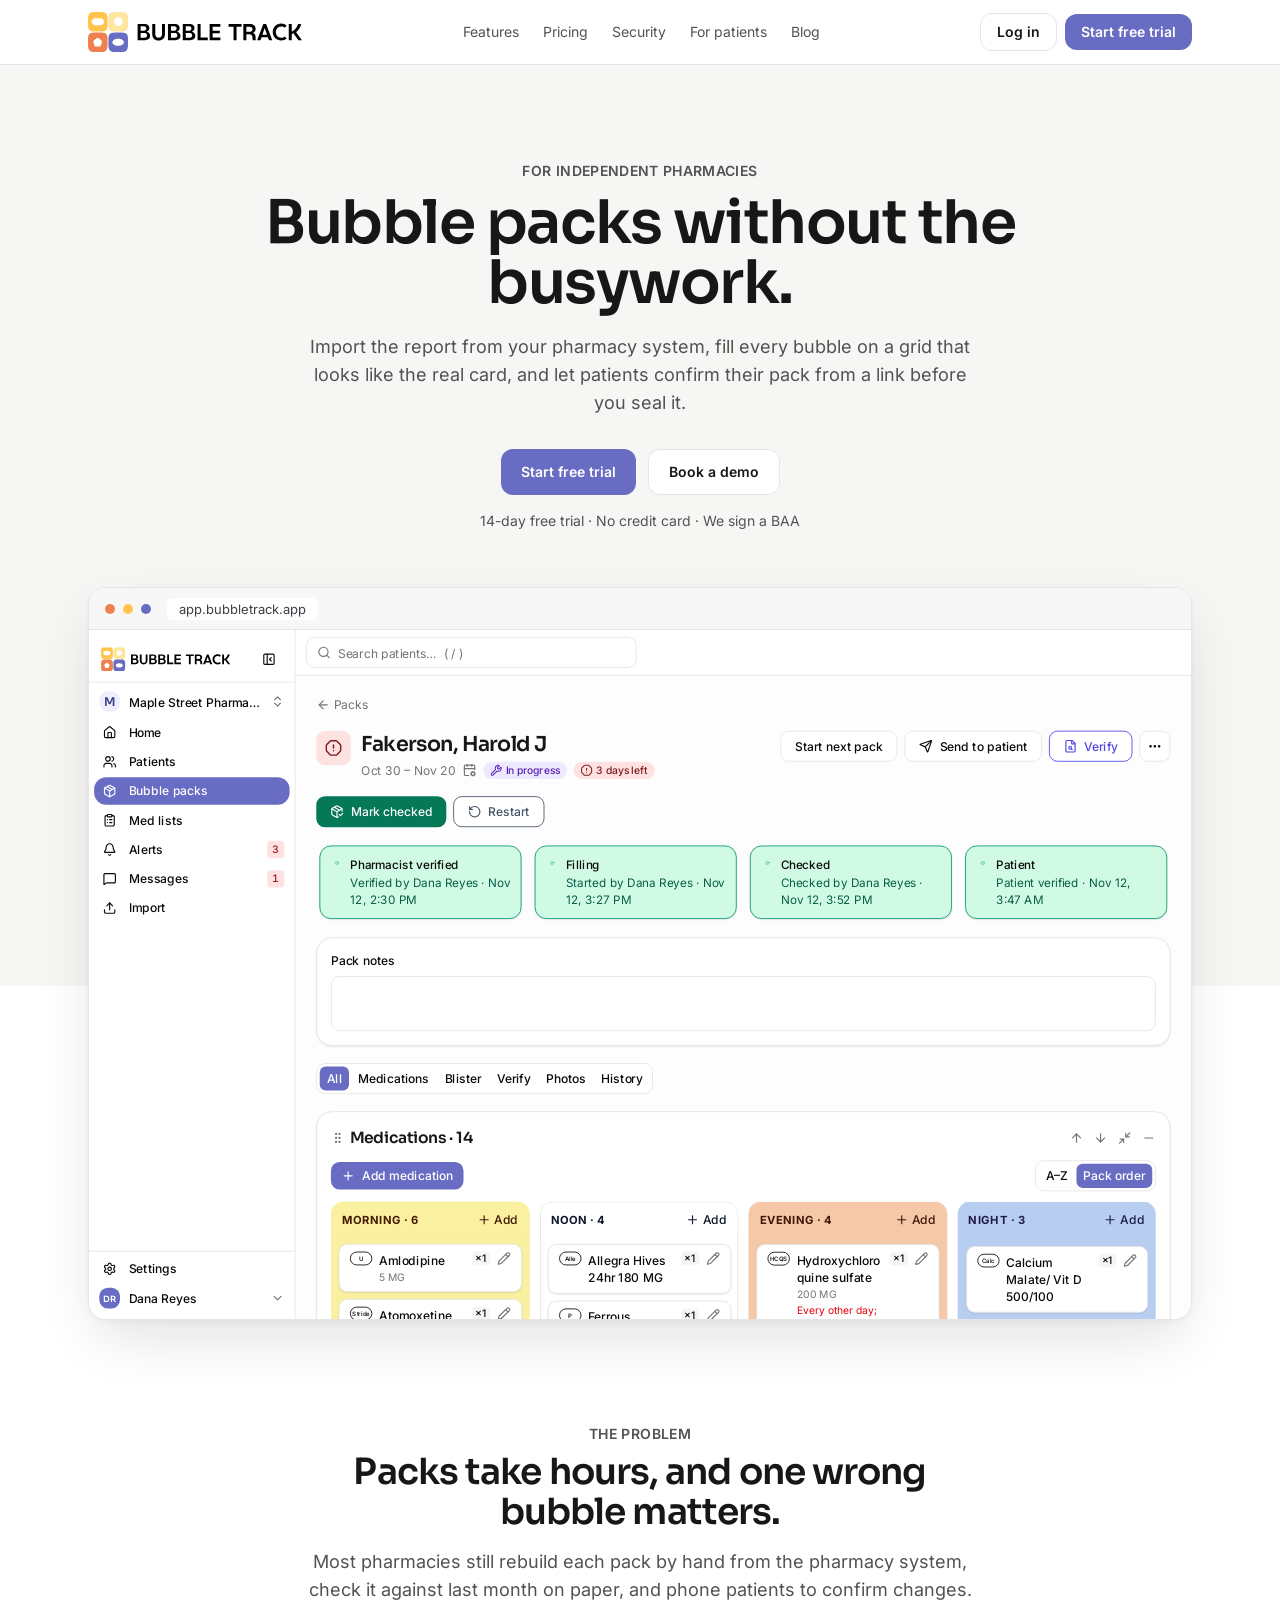
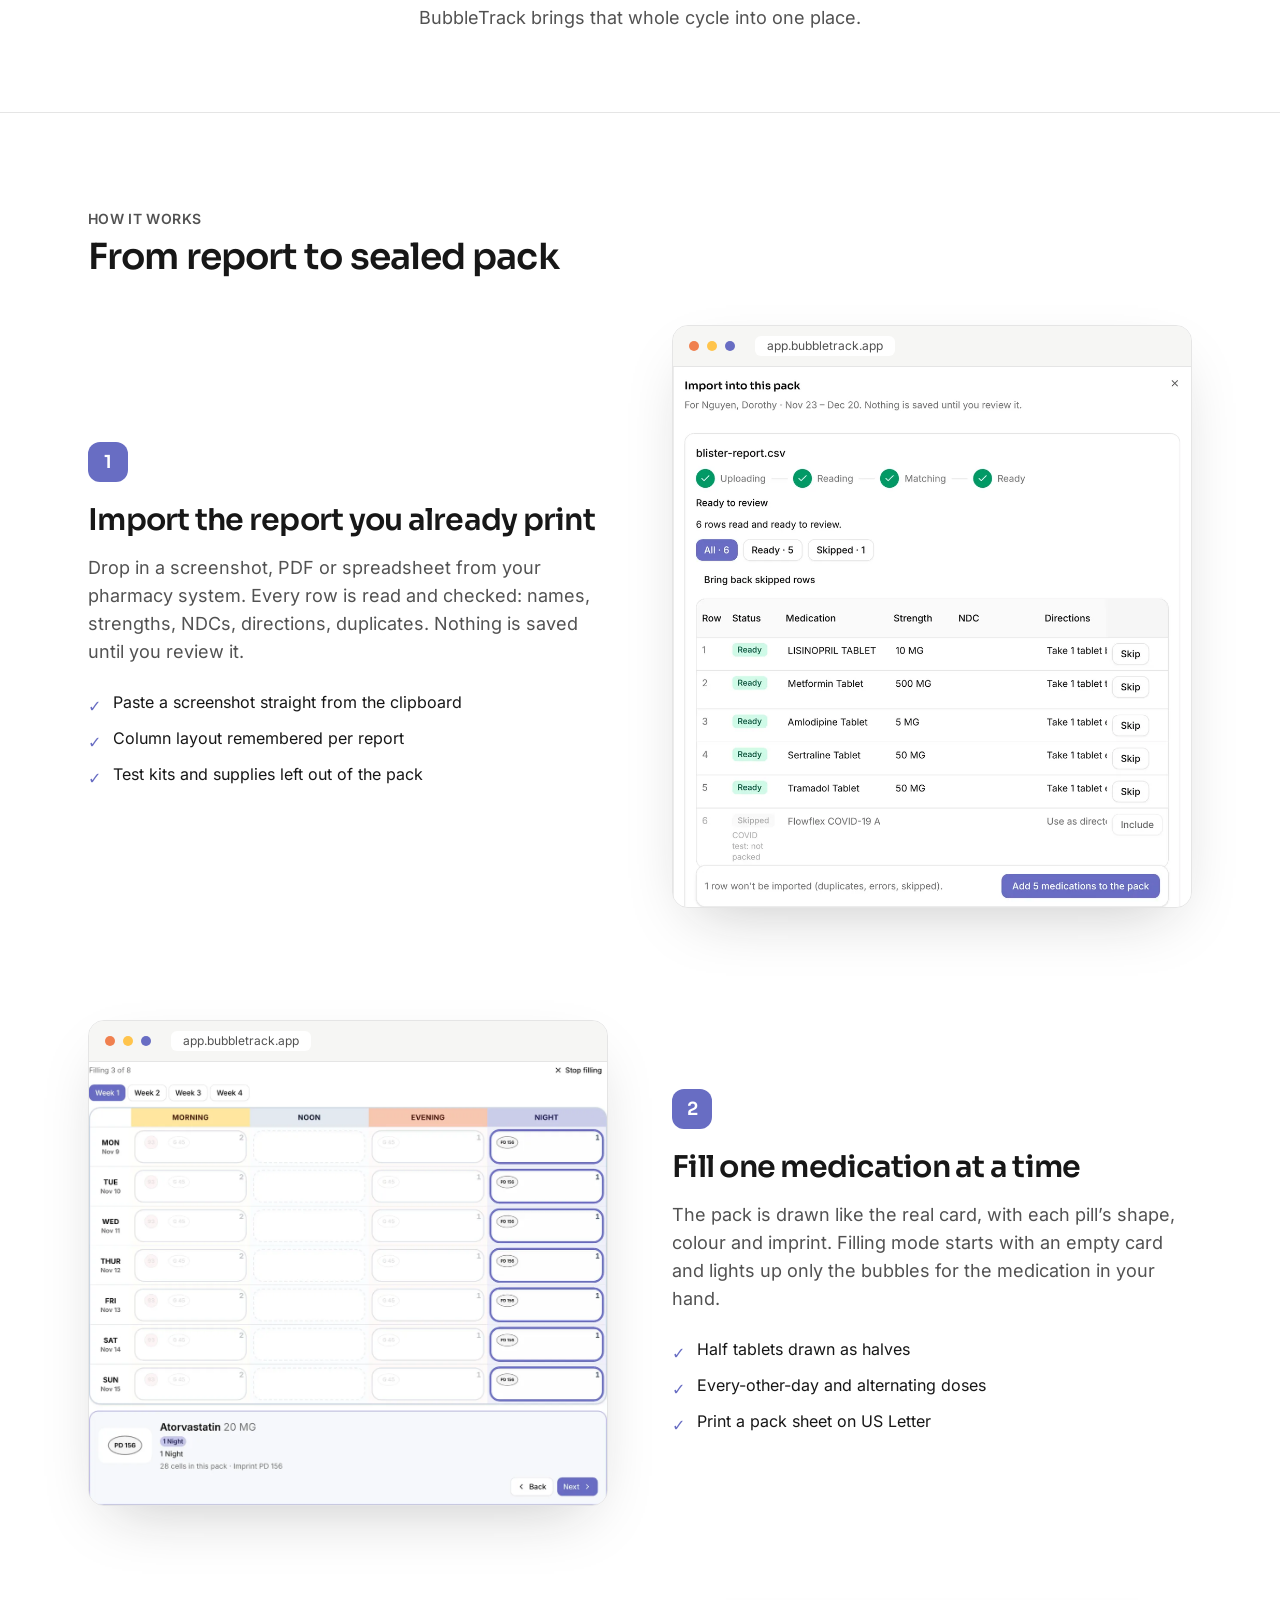
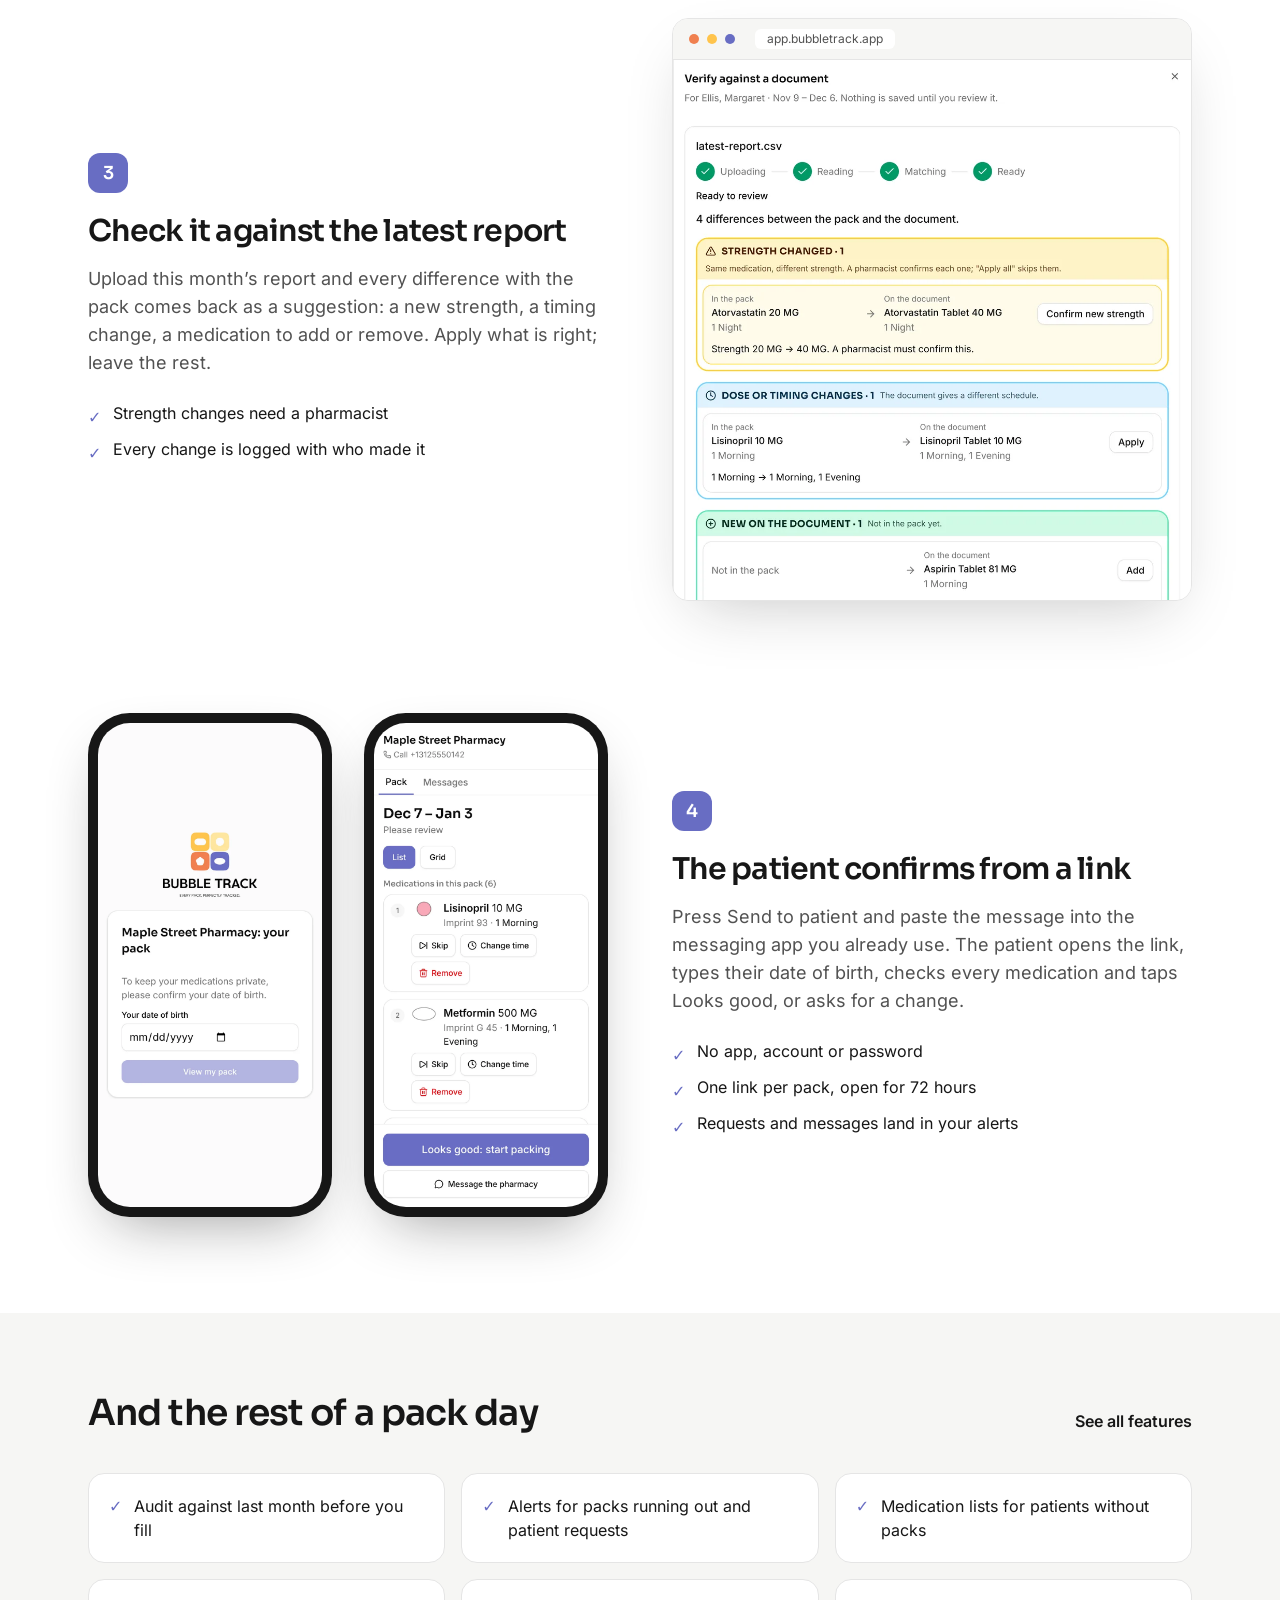
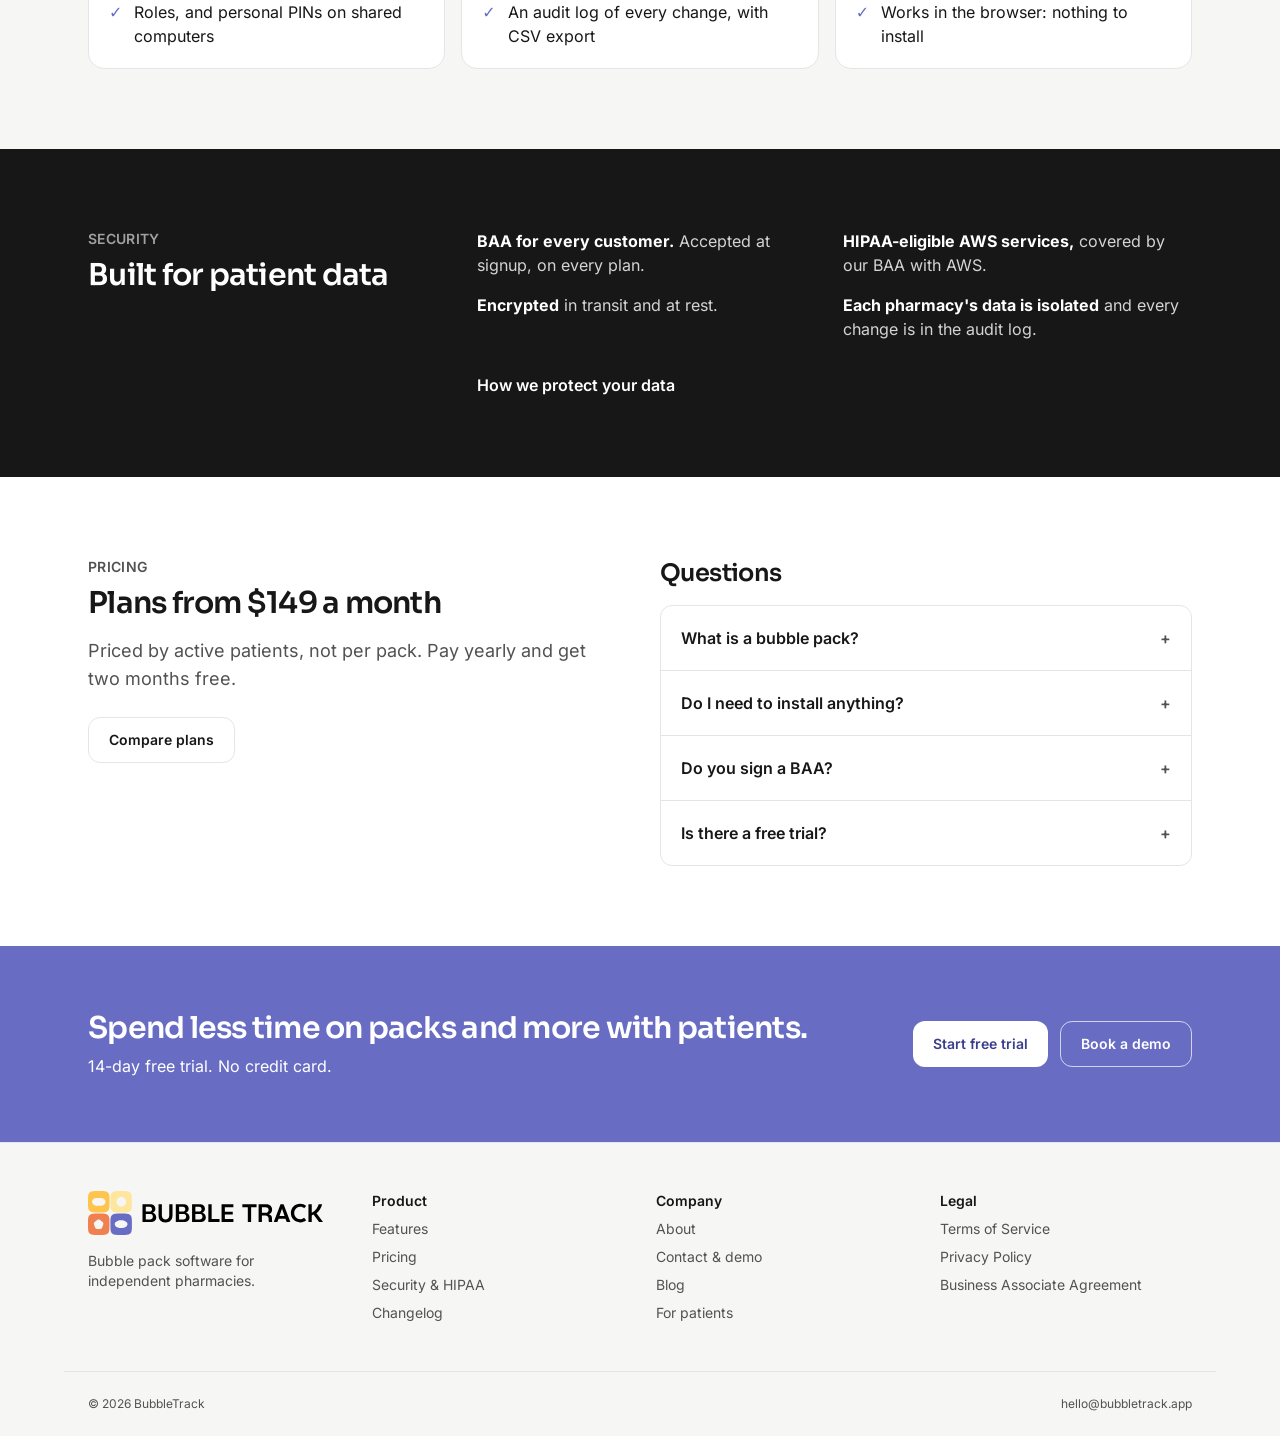
<file: index.html>
<!DOCTYPE html><html lang="en"> <head><meta charset="utf-8"><meta name="viewport" content="width=device-width, initial-scale=1"><title>BubbleTrack: bubble pack software for pharmacies</title><meta name="description" content="Bubble pack software for independent pharmacies. Import the report from your pharmacy system, fill on a real blister grid, and let patients confirm their pack from a link."><link rel="canonical" href="https://bubbletrack.app/"><link rel="icon" href="/favicon.png" type="image/png"><link rel="apple-touch-icon" href="/favicon.png"><link rel="sitemap" href="/sitemap-index.xml"><meta property="og:type" content="website"><meta property="og:site_name" content="BubbleTrack"><meta property="og:title" content="BubbleTrack: bubble pack software for pharmacies"><meta property="og:description" content="Bubble pack software for independent pharmacies. Import the report from your pharmacy system, fill on a real blister grid, and let patients confirm their pack from a link."><meta property="og:url" content="https://bubbletrack.app/"><meta property="og:image" content="https://bubbletrack.app/og.jpg"><meta property="og:image:width" content="1200"><meta property="og:image:height" content="630"><meta property="og:image:alt" content="BubbleTrack: a patient's bubble pack on the blister grid"><meta name="twitter:card" content="summary_large_image"><meta name="twitter:image" content="https://bubbletrack.app/og.jpg"><meta name="theme-color" content="#686dc3"><script type="application/ld+json">{"@context":"https://schema.org","@type":"Organization","name":"BubbleTrack","url":"https://bubbletrack.app","email":"hello@bubbletrack.app"}</script><script type="application/ld+json">{"@context":"https://schema.org","@type":"SoftwareApplication","name":"BubbleTrack","applicationCategory":"BusinessApplication","operatingSystem":"Web","url":"https://bubbletrack.app","offers":[{"@type":"Offer","name":"Starter","price":"149.00","priceCurrency":"USD"},{"@type":"Offer","name":"Pro","price":"299.00","priceCurrency":"USD"},{"@type":"Offer","name":"Business","price":"599.00","priceCurrency":"USD"}]}</script><script type="application/ld+json">{"@context":"https://schema.org","@type":"FAQPage","mainEntity":[{"@type":"Question","name":"What is a bubble pack?","acceptedAnswer":{"@type":"Answer","text":"A card of sealed bubbles, one per day and time of day, holding the doses a patient takes then. Pharmacies fill them every week or month to help patients take the right medication at the right time."}},{"@type":"Question","name":"Do I need to install anything?","acceptedAnswer":{"@type":"Answer","text":"No. BubbleTrack runs in the browser on any computer or tablet, and patients open their pack link on any phone."}},{"@type":"Question","name":"Do you sign a BAA?","acceptedAnswer":{"@type":"Answer","text":"Yes. Every pharmacy accepts our Business Associate Agreement when it signs up, on every plan."}},{"@type":"Question","name":"Is there a free trial?","acceptedAnswer":{"@type":"Answer","text":"Yes, 14 days on Pro features, with no credit card. Choose a plan at any time."}}]}</script><link rel="stylesheet" href="/_astro/about.ClD7g04Q.css"></head> <body class="flex min-h-svh flex-col"> <a href="#main" class="sr-only focus:not-sr-only focus:absolute focus:top-2 focus:left-2 focus:rounded focus:bg-white focus:p-2">
Skip to content
</a> <header class="sticky top-0 z-10 border-b border-line bg-white/90 backdrop-blur"> <div class="container-page flex h-16 items-center justify-between gap-4"> <!-- The full horizontal logo: mark and wordmark (founder files, D-131; was on hold in D-95). --><a href="/" class="flex shrink-0 items-center no-underline"> <img src="/brand/logo.svg" alt="BubbleTrack" width="1311" height="245" class="w-auto h-8 lg:h-10"> </a> <nav aria-label="Main" class="hidden items-center gap-6 text-sm md:flex"> <a href="/features" class="no-underline hover:text-ink text-muted"> Features </a><a href="/pricing" class="no-underline hover:text-ink text-muted"> Pricing </a><a href="/security" class="no-underline hover:text-ink text-muted"> Security </a><a href="/patients" class="no-underline hover:text-ink text-muted"> For patients </a><a href="/blog" class="no-underline hover:text-ink text-muted"> Blog </a> </nav> <div class="hidden items-center gap-2 md:flex"> <a href="https://app.bubbletrack.app/login" class="btn-secondary px-4 py-2 no-underline">Log in</a> <a href="https://app.bubbletrack.app/signup" data-signup class="btn-primary px-4 py-2 no-underline">Start free trial</a> </div> <details class="relative md:hidden"> <summary class="btn-secondary list-none px-3 py-2" aria-label="Menu">Menu</summary> <div class="absolute right-0 mt-2 grid w-56 gap-1 rounded-xl border border-line bg-white p-2 shadow-lg"> <a href="/features" class="rounded-lg px-3 py-2 text-sm no-underline hover:bg-soft">Features</a><a href="/pricing" class="rounded-lg px-3 py-2 text-sm no-underline hover:bg-soft">Pricing</a><a href="/security" class="rounded-lg px-3 py-2 text-sm no-underline hover:bg-soft">Security</a><a href="/patients" class="rounded-lg px-3 py-2 text-sm no-underline hover:bg-soft">For patients</a><a href="/blog" class="rounded-lg px-3 py-2 text-sm no-underline hover:bg-soft">Blog</a> <a href="https://app.bubbletrack.app/login" class="rounded-lg px-3 py-2 text-sm no-underline hover:bg-soft">Log in</a> <a href="https://app.bubbletrack.app/signup" data-signup class="btn-primary mt-1 no-underline">Start free trial</a> </div> </details> </div> </header> <main id="main" class="flex-1">  <section class="bg-[linear-gradient(to_bottom,var(--color-soft)_72%,#fff_72%)]"> <div class="container-page pt-16 pb-6 text-center lg:pt-24"> <div class="enter"> <p class="eyebrow">For independent pharmacies</p> <h1 class="mx-auto mt-3 max-w-3xl text-4xl font-semibold sm:text-6xl">Bubble packs without the busywork.</h1> <p class="mx-auto mt-5 max-w-2xl text-lg text-muted">
Import the report from your pharmacy system, fill every bubble on a grid that looks like the real card, and
          let patients confirm their pack from a link before you seal it.
</p> <div class="mt-8 flex flex-wrap justify-center gap-3"> <a href="https://app.bubbletrack.app/signup" data-signup class="btn-primary no-underline">Start free trial</a> <a href="/contact" class="btn-secondary no-underline">Book a demo</a> </div> <p class="mt-4 text-sm text-muted">14-day free trial · No credit card · We sign a BAA</p> </div> <!-- D-144: the pack page, animated (reveals, then its four checks tick to done). --> <div class="enter enter-late mx-auto mt-14 w-full max-w-[1104px] text-left"> <style>astro-island,astro-slot,astro-static-slot{display:contents}</style><script>(()=>{var a=(s,i,o)=>{let r=async()=>{await(await s())()},t=typeof i.value=="object"?i.value:void 0,c={rootMargin:t==null?void 0:t.rootMargin},n=new IntersectionObserver(e=>{for(let l of e)if(l.isIntersecting){n.disconnect(),r();break}},c);for(let e of o.children)n.observe(e)};(self.Astro||(self.Astro={})).visible=a;window.dispatchEvent(new Event("astro:visible"));})();</script><script>(()=>{var A=Object.defineProperty;var g=(i,o,a)=>o in i?A(i,o,{enumerable:!0,configurable:!0,writable:!0,value:a}):i[o]=a;var d=(i,o,a)=>g(i,typeof o!="symbol"?o+"":o,a);{let i={0:t=>m(t),1:t=>a(t),2:t=>new RegExp(t),3:t=>new Date(t),4:t=>new Map(a(t)),5:t=>new Set(a(t)),6:t=>BigInt(t),7:t=>new URL(t),8:t=>new Uint8Array(t),9:t=>new Uint16Array(t),10:t=>new Uint32Array(t),11:t=>1/0*t},o=t=>{let[l,e]=t;return l in i?i[l](e):void 0},a=t=>t.map(o),m=t=>typeof t!="object"||t===null?t:Object.fromEntries(Object.entries(t).map(([l,e])=>[l,o(e)]));class y extends HTMLElement{constructor(){super(...arguments);d(this,"Component");d(this,"hydrator");d(this,"hydrate",async()=>{var b;if(!this.hydrator||!this.isConnected)return;let e=(b=this.parentElement)==null?void 0:b.closest("astro-island[ssr]");if(e){e.addEventListener("astro:hydrate",this.hydrate,{once:!0});return}let c=this.querySelectorAll("astro-slot"),n={},h=this.querySelectorAll("template[data-astro-template]");for(let r of h){let s=r.closest(this.tagName);s!=null&&s.isSameNode(this)&&(n[r.getAttribute("data-astro-template")||"default"]=r.innerHTML,r.remove())}for(let r of c){let s=r.closest(this.tagName);s!=null&&s.isSameNode(this)&&(n[r.getAttribute("name")||"default"]=r.innerHTML)}let p;try{p=this.hasAttribute("props")?m(JSON.parse(this.getAttribute("props"))):{}}catch(r){let s=this.getAttribute("component-url")||"<unknown>",v=this.getAttribute("component-export");throw v&&(s+=` (export ${v})`),console.error(`[hydrate] Error parsing props for component ${s}`,this.getAttribute("props"),r),r}let u;await this.hydrator(this)(this.Component,p,n,{client:this.getAttribute("client")}),this.removeAttribute("ssr"),this.dispatchEvent(new CustomEvent("astro:hydrate"))});d(this,"unmount",()=>{this.isConnected||this.dispatchEvent(new CustomEvent("astro:unmount"))})}disconnectedCallback(){document.removeEventListener("astro:after-swap",this.unmount),document.addEventListener("astro:after-swap",this.unmount,{once:!0})}connectedCallback(){if(!this.hasAttribute("await-children")||document.readyState==="interactive"||document.readyState==="complete")this.childrenConnectedCallback();else{let e=()=>{document.removeEventListener("DOMContentLoaded",e),c.disconnect(),this.childrenConnectedCallback()},c=new MutationObserver(()=>{var n;((n=this.lastChild)==null?void 0:n.nodeType)===Node.COMMENT_NODE&&this.lastChild.nodeValue==="astro:end"&&(this.lastChild.remove(),e())});c.observe(this,{childList:!0}),document.addEventListener("DOMContentLoaded",e)}}async childrenConnectedCallback(){let e=this.getAttribute("before-hydration-url");e&&await import(e),this.start()}async start(){let e=JSON.parse(this.getAttribute("opts")),c=this.getAttribute("client");if(Astro[c]===void 0){window.addEventListener(`astro:${c}`,()=>this.start(),{once:!0});return}try{await Astro[c](async()=>{let n=this.getAttribute("renderer-url"),[h,{default:p}]=await Promise.all([import(this.getAttribute("component-url")),n?import(n):()=>()=>{}]),u=this.getAttribute("component-export")||"default";if(!u.includes("."))this.Component=h[u];else{this.Component=h;for(let f of u.split("."))this.Component=this.Component[f]}return this.hydrator=p,this.hydrate},e,this)}catch(n){console.error(`[astro-island] Error hydrating ${this.getAttribute("component-url")}`,n)}}attributeChangedCallback(){this.hydrate()}}d(y,"observedAttributes",["props"]),customElements.get("astro-island")||customElements.define("astro-island",y)}})();</script><astro-island uid="2oxACD" prefix="r1" component-url="/_astro/website-hero.CUe8XiUa.js" component-export="default" renderer-url="/_astro/client.C5RI7xnT.js" props="{}" ssr client="visible" opts="{&quot;name&quot;:&quot;WebsiteHero&quot;,&quot;value&quot;:true}" await-children><figure class="bt-app-preview m-0 w-full overflow-hidden rounded-[18px] border border-border bg-card font-sans shadow-[0_24px_60px_-12px_rgba(16,17,24,0.14),0_2px_6px_rgba(16,17,24,0.05)]" role="img" aria-label="BubbleTrack app: a bubble pack with its medications by time of day and its four checks completing"><div class="flex h-[42px] items-center gap-4 border-b border-border bg-[#f7f7f8] px-4"><div class="flex items-center gap-2"><span class="size-[10px] rounded-full" style="background:#F0804F"></span><span class="size-[10px] rounded-full" style="background:#FFC44C"></span><span class="size-[10px] rounded-full" style="background:#686DC3"></span></div><div class="rounded-[6px] bg-card px-3 py-[3px] text-[13px] leading-4 text-[#3f3f46]">app.bubbletrack.app</div></div><div class="relative w-full overflow-hidden bg-page" style="height:0"></div></figure><!--astro:end--></astro-island> </div> <noscript> <style>
          [data-reveal] .rv,
          [data-reveal] .ck-done {
            opacity: 1 !important;
          }
        </style> </noscript> </div> </section> <section class="container-page py-16 lg:py-20"> <div class="mx-auto max-w-2xl text-center"> <p class="eyebrow">The problem</p> <h2 class="mt-2 text-3xl font-semibold sm:text-4xl">Packs take hours, and one wrong bubble matters.</h2> <p class="mt-4 text-lg text-muted">
Most pharmacies still rebuild each pack by hand from the pharmacy system, check it against last month on
        paper, and phone patients to confirm changes. BubbleTrack brings that whole cycle into one place.
</p> </div> </section> <section class="border-t border-line" aria-labelledby="how"> <div class="container-page py-16 lg:py-24"> <p class="eyebrow">How it works</p> <h2 id="how" class="mt-2 text-3xl font-semibold sm:text-4xl">From report to sealed pack</h2> <ol class="mt-12 grid gap-20 lg:gap-28"> <li class="grid items-center gap-10 lg:grid-cols-2 lg:gap-16"> <div> <span class="flex size-10 items-center justify-center rounded-xl bg-brand font-heading text-lg font-semibold text-white"> 1 </span> <h3 class="mt-5 text-2xl font-semibold sm:text-3xl">Import the report you already print</h3> <p class="mt-4 text-lg text-muted">Drop in a screenshot, PDF or spreadsheet from your pharmacy system. Every row is read and checked: names, strengths, NDCs, directions, duplicates. Nothing is saved until you review it.</p> <ul class="mt-6 grid gap-2"> <li class="flex gap-3"> <span aria-hidden="true" class="mt-1 text-brand">✓</span> Paste a screenshot straight from the clipboard </li><li class="flex gap-3"> <span aria-hidden="true" class="mt-1 text-brand">✓</span> Column layout remembered per report </li><li class="flex gap-3"> <span aria-hidden="true" class="mt-1 text-brand">✓</span> Test kits and supplies left out of the pack </li> </ul> </div> <!-- A real screenshot of the app (synthetic data) in a browser frame. --><figure class="overflow-hidden rounded-2xl border border-line bg-white shadow-[0_24px_60px_-24px_rgb(23_23_23/0.25)]"> <div class="flex items-center gap-2 border-b border-line bg-soft px-4 py-2.5" aria-hidden="true"> <span class="size-2.5 rounded-full bg-coral"></span> <span class="size-2.5 rounded-full bg-amber"></span> <span class="size-2.5 rounded-full bg-brand"></span> <span class="ml-3 truncate rounded-md bg-white px-3 py-0.5 text-xs text-muted">app.bubbletrack.app</span> </div> <img src="/screens/import-review.webp" alt="Import review: six rows from a blister report, five ready and a COVID test skipped" width="1000" height="1042" class="block h-auto w-full" loading="lazy" fetchpriority="auto" decoding="async"> </figure> </li><li class="grid items-center gap-10 lg:grid-cols-2 lg:gap-16"> <div class="lg:order-2"> <span class="flex size-10 items-center justify-center rounded-xl bg-brand font-heading text-lg font-semibold text-white"> 2 </span> <h3 class="mt-5 text-2xl font-semibold sm:text-3xl">Fill one medication at a time</h3> <p class="mt-4 text-lg text-muted">The pack is drawn like the real card, with each pill’s shape, colour and imprint. Filling mode starts with an empty card and lights up only the bubbles for the medication in your hand.</p> <ul class="mt-6 grid gap-2"> <li class="flex gap-3"> <span aria-hidden="true" class="mt-1 text-brand">✓</span> Half tablets drawn as halves </li><li class="flex gap-3"> <span aria-hidden="true" class="mt-1 text-brand">✓</span> Every-other-day and alternating doses </li><li class="flex gap-3"> <span aria-hidden="true" class="mt-1 text-brand">✓</span> Print a pack sheet on US Letter </li> </ul> </div> <!-- A real screenshot of the app (synthetic data) in a browser frame. --><figure class="overflow-hidden rounded-2xl border border-line bg-white shadow-[0_24px_60px_-24px_rgb(23_23_23/0.25)]"> <div class="flex items-center gap-2 border-b border-line bg-soft px-4 py-2.5" aria-hidden="true"> <span class="size-2.5 rounded-full bg-coral"></span> <span class="size-2.5 rounded-full bg-amber"></span> <span class="size-2.5 rounded-full bg-brand"></span> <span class="ml-3 truncate rounded-md bg-white px-3 py-0.5 text-xs text-muted">app.bubbletrack.app</span> </div> <img src="/screens/filling.webp" alt="Filling mode: the night bubbles for Atorvastatin 20 MG highlighted, the rest dimmed" width="1200" height="1027" class="block h-auto w-full" loading="lazy" fetchpriority="auto" decoding="async"> </figure> </li><li class="grid items-center gap-10 lg:grid-cols-2 lg:gap-16"> <div> <span class="flex size-10 items-center justify-center rounded-xl bg-brand font-heading text-lg font-semibold text-white"> 3 </span> <h3 class="mt-5 text-2xl font-semibold sm:text-3xl">Check it against the latest report</h3> <p class="mt-4 text-lg text-muted">Upload this month’s report and every difference with the pack comes back as a suggestion: a new strength, a timing change, a medication to add or remove. Apply what is right; leave the rest.</p> <ul class="mt-6 grid gap-2"> <li class="flex gap-3"> <span aria-hidden="true" class="mt-1 text-brand">✓</span> Strength changes need a pharmacist </li><li class="flex gap-3"> <span aria-hidden="true" class="mt-1 text-brand">✓</span> Every change is logged with who made it </li> </ul> </div> <!-- A real screenshot of the app (synthetic data) in a browser frame. --><figure class="overflow-hidden rounded-2xl border border-line bg-white shadow-[0_24px_60px_-24px_rgb(23_23_23/0.25)]"> <div class="flex items-center gap-2 border-b border-line bg-soft px-4 py-2.5" aria-hidden="true"> <span class="size-2.5 rounded-full bg-coral"></span> <span class="size-2.5 rounded-full bg-amber"></span> <span class="size-2.5 rounded-full bg-brand"></span> <span class="ml-3 truncate rounded-md bg-white px-3 py-0.5 text-xs text-muted">app.bubbletrack.app</span> </div> <img src="/screens/verify.webp" alt="Verify against a document: a strength change, a timing change and a new medication found" width="1000" height="1042" class="block h-auto w-full" loading="lazy" fetchpriority="auto" decoding="async"> </figure> </li> <li class="grid items-center gap-10 lg:grid-cols-2 lg:gap-16"> <div class="lg:order-2"> <span class="flex size-10 items-center justify-center rounded-xl bg-brand font-heading text-lg font-semibold text-white">
4
</span> <h3 class="mt-5 text-2xl font-semibold sm:text-3xl">The patient confirms from a link</h3> <p class="mt-4 text-lg text-muted">
Press Send to patient and paste the message into the messaging app you already use. The patient opens
              the link, types their date of birth, checks every medication and taps Looks good, or asks for a change.
</p> <ul class="mt-6 grid gap-2"> <li class="flex gap-3"><span aria-hidden="true" class="mt-1 text-brand">✓</span>No app, account or password</li> <li class="flex gap-3"><span aria-hidden="true" class="mt-1 text-brand">✓</span>One link per pack, open for 72 hours</li> <li class="flex gap-3"><span aria-hidden="true" class="mt-1 text-brand">✓</span>Requests and messages land in your alerts</li> </ul> </div> <div class="grid grid-cols-2 gap-4 sm:gap-8"> <!-- A real screenshot of the patient's pack link (synthetic data) in a phone frame. --><figure class="mx-auto w-full max-w-[17rem] rounded-[2.6rem] bg-ink p-2.5 shadow-[0_24px_60px_-24px_rgb(23_23_23/0.45)]"> <img src="/screens/patient-dob.webp" alt="The pack link on a phone, asking for the patient's date of birth" width="780" height="1688" class="block h-auto w-full rounded-[2rem] bg-white" loading="lazy" decoding="async"> </figure> <!-- A real screenshot of the patient's pack link (synthetic data) in a phone frame. --><figure class="mx-auto w-full max-w-[17rem] rounded-[2.6rem] bg-ink p-2.5 shadow-[0_24px_60px_-24px_rgb(23_23_23/0.45)]"> <img src="/screens/patient-pack.webp" alt="The patient's pack on a phone: each medication with Skip, Change time and Remove, and a Looks good button" width="780" height="1688" class="block h-auto w-full rounded-[2rem] bg-white" loading="lazy" decoding="async"> </figure> </div> </li> </ol> </div> </section> <section class="bg-soft" aria-labelledby="more"> <div class="container-page py-16 lg:py-20"> <div class="flex flex-wrap items-end justify-between gap-4"> <h2 id="more" class="text-3xl font-semibold sm:text-4xl">And the rest of a pack day</h2> <a href="/features" class="font-semibold">See all features</a> </div> <ul class="mt-10 grid gap-4 sm:grid-cols-2 lg:grid-cols-3"> <li class="flex gap-3 rounded-2xl border border-line bg-white p-5"> <span aria-hidden="true" class="text-brand">✓</span> Audit against last month before you fill </li><li class="flex gap-3 rounded-2xl border border-line bg-white p-5"> <span aria-hidden="true" class="text-brand">✓</span> Alerts for packs running out and patient requests </li><li class="flex gap-3 rounded-2xl border border-line bg-white p-5"> <span aria-hidden="true" class="text-brand">✓</span> Medication lists for patients without packs </li><li class="flex gap-3 rounded-2xl border border-line bg-white p-5"> <span aria-hidden="true" class="text-brand">✓</span> Roles, and personal PINs on shared computers </li><li class="flex gap-3 rounded-2xl border border-line bg-white p-5"> <span aria-hidden="true" class="text-brand">✓</span> An audit log of every change, with CSV export </li><li class="flex gap-3 rounded-2xl border border-line bg-white p-5"> <span aria-hidden="true" class="text-brand">✓</span> Works in the browser: nothing to install </li> </ul> </div> </section> <section class="bg-ink text-white"> <div class="container-page grid gap-8 py-16 md:grid-cols-[1fr_2fr] lg:py-20"> <div> <p class="text-sm font-semibold tracking-wide text-neutral-400 uppercase">Security</p> <h2 class="mt-2 text-3xl font-semibold text-white">Built for patient data</h2> </div> <ul class="grid gap-4 text-neutral-300 sm:grid-cols-2"> <li><strong class="text-white">BAA for every customer.</strong> Accepted at signup, on every plan.</li> <li><strong class="text-white">HIPAA-eligible AWS services,</strong> covered by our BAA with AWS.</li> <li><strong class="text-white">Encrypted</strong> in transit and at rest.</li> <li><strong class="text-white">Each pharmacy's data is isolated</strong> and every change is in the audit log.</li> </ul> <a href="/security" class="font-semibold text-white md:col-start-2">How we protect your data</a> </div> </section> <section class="container-page py-16 lg:py-20"> <div class="grid gap-10 lg:grid-cols-2"> <div> <p class="eyebrow">Pricing</p> <h2 class="mt-2 text-3xl font-semibold">Plans from $149 a month</h2> <p class="mt-4 text-lg text-muted">
Priced by active patients, not per pack. Pay yearly and get two months free.
</p> <a href="/pricing" class="btn-secondary mt-6 no-underline">Compare plans</a> </div> <div> <h2 class="mb-4 text-2xl font-semibold">Questions</h2> <div class="divide-y divide-line rounded-xl border border-line"> <details class="group p-5"> <summary class="flex cursor-pointer list-none items-center justify-between gap-4 font-semibold"> What is a bubble pack? <span class="text-muted transition-transform group-open:rotate-45" aria-hidden="true">
+
</span> </summary> <p class="mt-3 text-muted">A card of sealed bubbles, one per day and time of day, holding the doses a patient takes then. Pharmacies fill them every week or month to help patients take the right medication at the right time.</p> </details><details class="group p-5"> <summary class="flex cursor-pointer list-none items-center justify-between gap-4 font-semibold"> Do I need to install anything? <span class="text-muted transition-transform group-open:rotate-45" aria-hidden="true">
+
</span> </summary> <p class="mt-3 text-muted">No. BubbleTrack runs in the browser on any computer or tablet, and patients open their pack link on any phone.</p> </details><details class="group p-5"> <summary class="flex cursor-pointer list-none items-center justify-between gap-4 font-semibold"> Do you sign a BAA? <span class="text-muted transition-transform group-open:rotate-45" aria-hidden="true">
+
</span> </summary> <p class="mt-3 text-muted">Yes. Every pharmacy accepts our Business Associate Agreement when it signs up, on every plan.</p> </details><details class="group p-5"> <summary class="flex cursor-pointer list-none items-center justify-between gap-4 font-semibold"> Is there a free trial? <span class="text-muted transition-transform group-open:rotate-45" aria-hidden="true">
+
</span> </summary> <p class="mt-3 text-muted">Yes, 14 days on Pro features, with no credit card. Choose a plan at any time.</p> </details> </div> </div> </div> </section> <section class="bg-brand py-16 text-white"> <div class="container-page flex flex-col items-start justify-between gap-6 md:flex-row md:items-center"> <div> <h2 class="text-2xl font-semibold text-white sm:text-3xl">Spend less time on packs and more with patients.</h2> <p class="mt-2 text-white">14-day free trial. No credit card.</p> </div> <div class="flex flex-wrap gap-3"> <a href="https://app.bubbletrack.app/signup" data-signup class="btn bg-white text-brand-ink no-underline hover:bg-brand-tint">
Start free trial
</a> <a href="/contact" class="btn border border-white/70 text-white no-underline hover:bg-brand-dark">
Book a demo
</a> </div> </div> </section>  </main> <footer class="border-t border-line bg-soft"> <div class="container-page grid gap-8 py-12 text-sm sm:grid-cols-2 lg:grid-cols-4"> <div class="grid content-start gap-4"> <!-- The full horizontal logo: mark and wordmark (founder files, D-131; was on hold in D-95). --><a href="/" class="flex shrink-0 items-center no-underline"> <img src="/brand/logo.svg" alt="BubbleTrack" width="1311" height="245" class="w-auto h-11"> </a> <p class="text-muted">Bubble pack software for independent pharmacies.</p> </div> <nav aria-label="Product" class="grid content-start gap-2"> <p class="font-semibold">Product</p> <a href="/features" class="text-muted no-underline hover:text-ink">Features</a> <a href="/pricing" class="text-muted no-underline hover:text-ink">Pricing</a> <a href="/security" class="text-muted no-underline hover:text-ink">Security &amp; HIPAA</a> <a href="/changelog" class="text-muted no-underline hover:text-ink">Changelog</a> </nav> <nav aria-label="Company" class="grid content-start gap-2"> <p class="font-semibold">Company</p> <a href="/about" class="text-muted no-underline hover:text-ink">About</a> <a href="/contact" class="text-muted no-underline hover:text-ink">Contact &amp; demo</a> <a href="/blog" class="text-muted no-underline hover:text-ink">Blog</a> <a href="/patients" class="text-muted no-underline hover:text-ink">For patients</a> </nav> <nav aria-label="Legal" class="grid content-start gap-2"> <p class="font-semibold">Legal</p> <a href="/legal/terms" class="text-muted no-underline hover:text-ink">Terms of Service</a> <a href="/legal/privacy" class="text-muted no-underline hover:text-ink">Privacy Policy</a> <a href="/legal/baa" class="text-muted no-underline hover:text-ink">Business Associate Agreement</a> </nav> </div> <div class="container-page flex flex-wrap justify-between gap-2 border-t border-line py-6 text-xs text-muted"> <p>© 2026 BubbleTrack</p> <p> <a href="mailto:hello@bubbletrack.app" class="no-underline hover:text-ink">hello@bubbletrack.app</a> </p> </div> </footer> <script type="module">const c=new URLSearchParams(location.search),r=[...c.entries()].filter(([e])=>e.startsWith("utm_"));r.length&&document.querySelectorAll("a[data-signup]").forEach(e=>{const t=new URL(e.href);r.forEach(([a,s])=>t.searchParams.set(a,s)),e.href=t.toString()});</script> </body> </html>
</file>
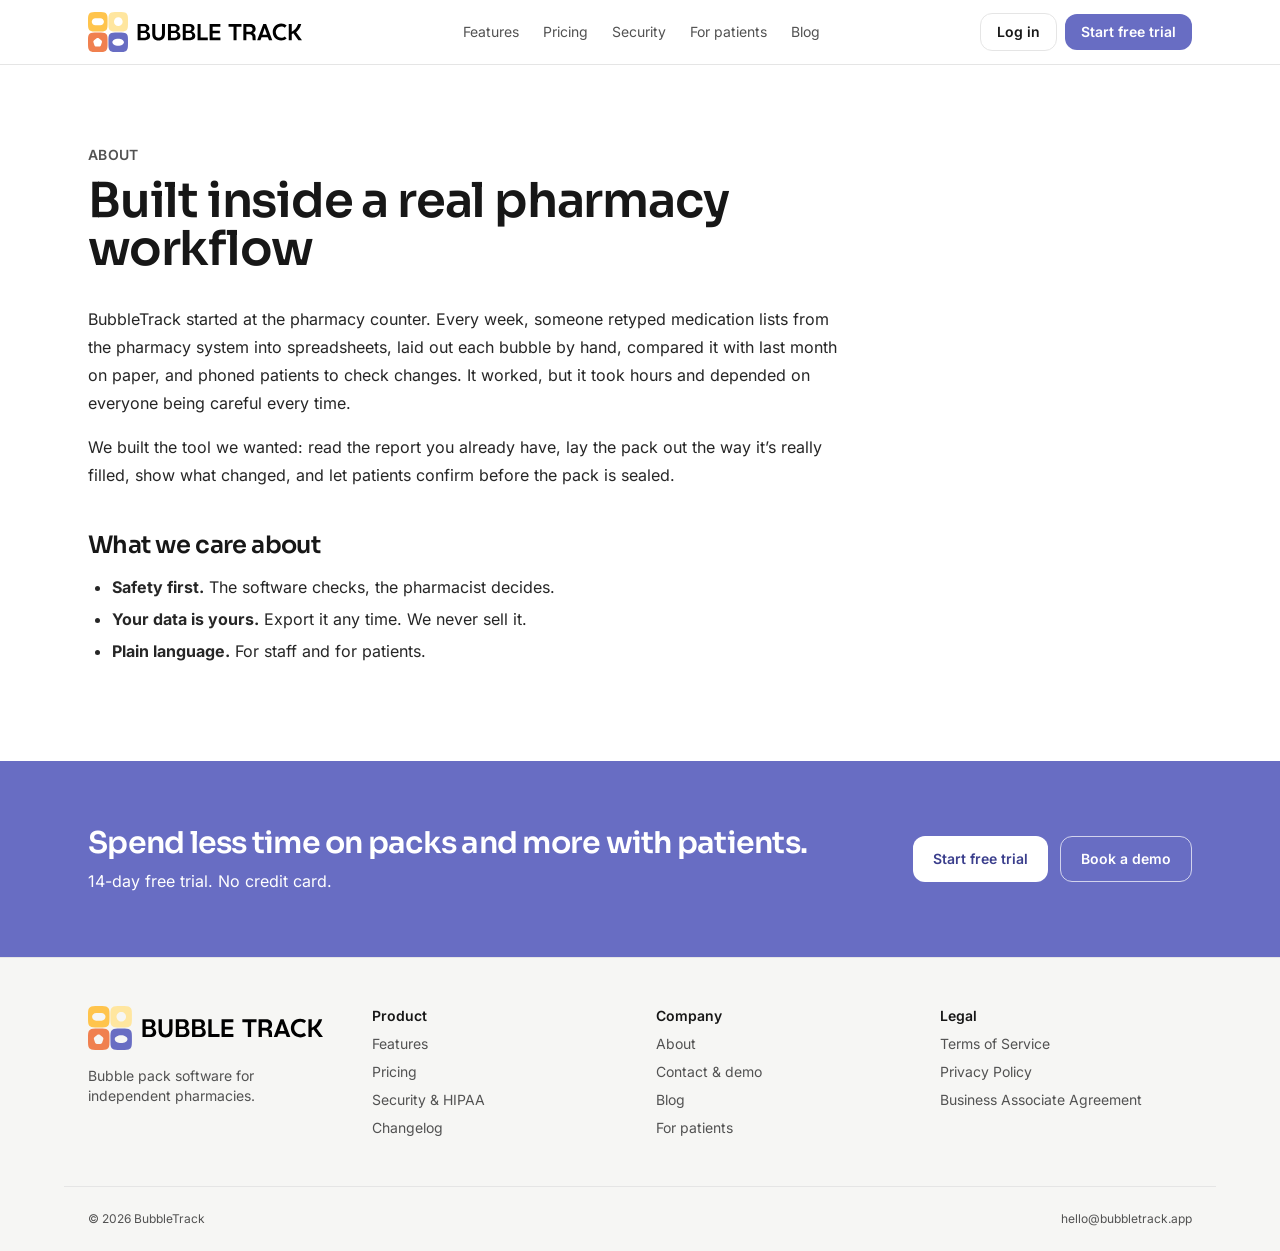
<file: about/index.html>
<!DOCTYPE html><html lang="en"> <head><meta charset="utf-8"><meta name="viewport" content="width=device-width, initial-scale=1"><title>About · BubbleTrack</title><meta name="description" content="Why we built BubbleTrack: bubble packs deserve software as careful as the pharmacists who fill them."><link rel="canonical" href="https://bubbletrack.app/about/"><link rel="icon" href="/favicon.png" type="image/png"><link rel="apple-touch-icon" href="/favicon.png"><link rel="sitemap" href="/sitemap-index.xml"><meta property="og:type" content="website"><meta property="og:site_name" content="BubbleTrack"><meta property="og:title" content="About · BubbleTrack"><meta property="og:description" content="Why we built BubbleTrack: bubble packs deserve software as careful as the pharmacists who fill them."><meta property="og:url" content="https://bubbletrack.app/about/"><meta property="og:image" content="https://bubbletrack.app/og.jpg"><meta property="og:image:width" content="1200"><meta property="og:image:height" content="630"><meta property="og:image:alt" content="BubbleTrack: a patient's bubble pack on the blister grid"><meta name="twitter:card" content="summary_large_image"><meta name="twitter:image" content="https://bubbletrack.app/og.jpg"><meta name="theme-color" content="#686dc3"><script type="application/ld+json">{"@context":"https://schema.org","@type":"Organization","name":"BubbleTrack","url":"https://bubbletrack.app","email":"hello@bubbletrack.app"}</script><link rel="stylesheet" href="/_astro/about.ClD7g04Q.css"></head> <body class="flex min-h-svh flex-col"> <a href="#main" class="sr-only focus:not-sr-only focus:absolute focus:top-2 focus:left-2 focus:rounded focus:bg-white focus:p-2">
Skip to content
</a> <header class="sticky top-0 z-10 border-b border-line bg-white/90 backdrop-blur"> <div class="container-page flex h-16 items-center justify-between gap-4"> <!-- The full horizontal logo: mark and wordmark (founder files, D-131; was on hold in D-95). --><a href="/" class="flex shrink-0 items-center no-underline"> <img src="/brand/logo.svg" alt="BubbleTrack" width="1311" height="245" class="w-auto h-8 lg:h-10"> </a> <nav aria-label="Main" class="hidden items-center gap-6 text-sm md:flex"> <a href="/features" class="no-underline hover:text-ink text-muted"> Features </a><a href="/pricing" class="no-underline hover:text-ink text-muted"> Pricing </a><a href="/security" class="no-underline hover:text-ink text-muted"> Security </a><a href="/patients" class="no-underline hover:text-ink text-muted"> For patients </a><a href="/blog" class="no-underline hover:text-ink text-muted"> Blog </a> </nav> <div class="hidden items-center gap-2 md:flex"> <a href="https://app.bubbletrack.app/login" class="btn-secondary px-4 py-2 no-underline">Log in</a> <a href="https://app.bubbletrack.app/signup" data-signup class="btn-primary px-4 py-2 no-underline">Start free trial</a> </div> <details class="relative md:hidden"> <summary class="btn-secondary list-none px-3 py-2" aria-label="Menu">Menu</summary> <div class="absolute right-0 mt-2 grid w-56 gap-1 rounded-xl border border-line bg-white p-2 shadow-lg"> <a href="/features" class="rounded-lg px-3 py-2 text-sm no-underline hover:bg-soft">Features</a><a href="/pricing" class="rounded-lg px-3 py-2 text-sm no-underline hover:bg-soft">Pricing</a><a href="/security" class="rounded-lg px-3 py-2 text-sm no-underline hover:bg-soft">Security</a><a href="/patients" class="rounded-lg px-3 py-2 text-sm no-underline hover:bg-soft">For patients</a><a href="/blog" class="rounded-lg px-3 py-2 text-sm no-underline hover:bg-soft">Blog</a> <a href="https://app.bubbletrack.app/login" class="rounded-lg px-3 py-2 text-sm no-underline hover:bg-soft">Log in</a> <a href="https://app.bubbletrack.app/signup" data-signup class="btn-primary mt-1 no-underline">Start free trial</a> </div> </details> </div> </header> <main id="main" class="flex-1">  <section class="container-page py-16 lg:py-20"> <p class="eyebrow">About</p> <h1 class="mt-3 max-w-3xl text-4xl font-semibold sm:text-5xl">Built inside a real pharmacy workflow</h1> <div class="prose-page mt-8"> <p> BubbleTrack started at the pharmacy counter. Every week, someone retyped medication lists from the pharmacy
        system into spreadsheets, laid out each bubble by hand, compared it with last month on paper, and phoned
        patients to check changes. It worked, but it took hours and depended on everyone being careful every time.
</p> <p>
We built the tool we wanted: read the report you already have, lay the pack out the way it’s really filled,
        show what changed, and let patients confirm before the pack is sealed.
</p> <h2>What we care about</h2> <ul> <li><strong>Safety first.</strong> The software checks, the pharmacist decides.</li> <li><strong>Your data is yours.</strong> Export it any time. We never sell it.</li> <li><strong>Plain language.</strong> For staff and for patients.</li> </ul> </div> </section> <section class="bg-brand py-16 text-white"> <div class="container-page flex flex-col items-start justify-between gap-6 md:flex-row md:items-center"> <div> <h2 class="text-2xl font-semibold text-white sm:text-3xl">Spend less time on packs and more with patients.</h2> <p class="mt-2 text-white">14-day free trial. No credit card.</p> </div> <div class="flex flex-wrap gap-3"> <a href="https://app.bubbletrack.app/signup" data-signup class="btn bg-white text-brand-ink no-underline hover:bg-brand-tint">
Start free trial
</a> <a href="/contact" class="btn border border-white/70 text-white no-underline hover:bg-brand-dark">
Book a demo
</a> </div> </div> </section>  </main> <footer class="border-t border-line bg-soft"> <div class="container-page grid gap-8 py-12 text-sm sm:grid-cols-2 lg:grid-cols-4"> <div class="grid content-start gap-4"> <!-- The full horizontal logo: mark and wordmark (founder files, D-131; was on hold in D-95). --><a href="/" class="flex shrink-0 items-center no-underline"> <img src="/brand/logo.svg" alt="BubbleTrack" width="1311" height="245" class="w-auto h-11"> </a> <p class="text-muted">Bubble pack software for independent pharmacies.</p> </div> <nav aria-label="Product" class="grid content-start gap-2"> <p class="font-semibold">Product</p> <a href="/features" class="text-muted no-underline hover:text-ink">Features</a> <a href="/pricing" class="text-muted no-underline hover:text-ink">Pricing</a> <a href="/security" class="text-muted no-underline hover:text-ink">Security &amp; HIPAA</a> <a href="/changelog" class="text-muted no-underline hover:text-ink">Changelog</a> </nav> <nav aria-label="Company" class="grid content-start gap-2"> <p class="font-semibold">Company</p> <a href="/about" class="text-muted no-underline hover:text-ink">About</a> <a href="/contact" class="text-muted no-underline hover:text-ink">Contact &amp; demo</a> <a href="/blog" class="text-muted no-underline hover:text-ink">Blog</a> <a href="/patients" class="text-muted no-underline hover:text-ink">For patients</a> </nav> <nav aria-label="Legal" class="grid content-start gap-2"> <p class="font-semibold">Legal</p> <a href="/legal/terms" class="text-muted no-underline hover:text-ink">Terms of Service</a> <a href="/legal/privacy" class="text-muted no-underline hover:text-ink">Privacy Policy</a> <a href="/legal/baa" class="text-muted no-underline hover:text-ink">Business Associate Agreement</a> </nav> </div> <div class="container-page flex flex-wrap justify-between gap-2 border-t border-line py-6 text-xs text-muted"> <p>© 2026 BubbleTrack</p> <p> <a href="mailto:hello@bubbletrack.app" class="no-underline hover:text-ink">hello@bubbletrack.app</a> </p> </div> </footer> <script type="module">const c=new URLSearchParams(location.search),r=[...c.entries()].filter(([e])=>e.startsWith("utm_"));r.length&&document.querySelectorAll("a[data-signup]").forEach(e=>{const t=new URL(e.href);r.forEach(([a,s])=>t.searchParams.set(a,s)),e.href=t.toString()});</script> </body> </html>
</file>
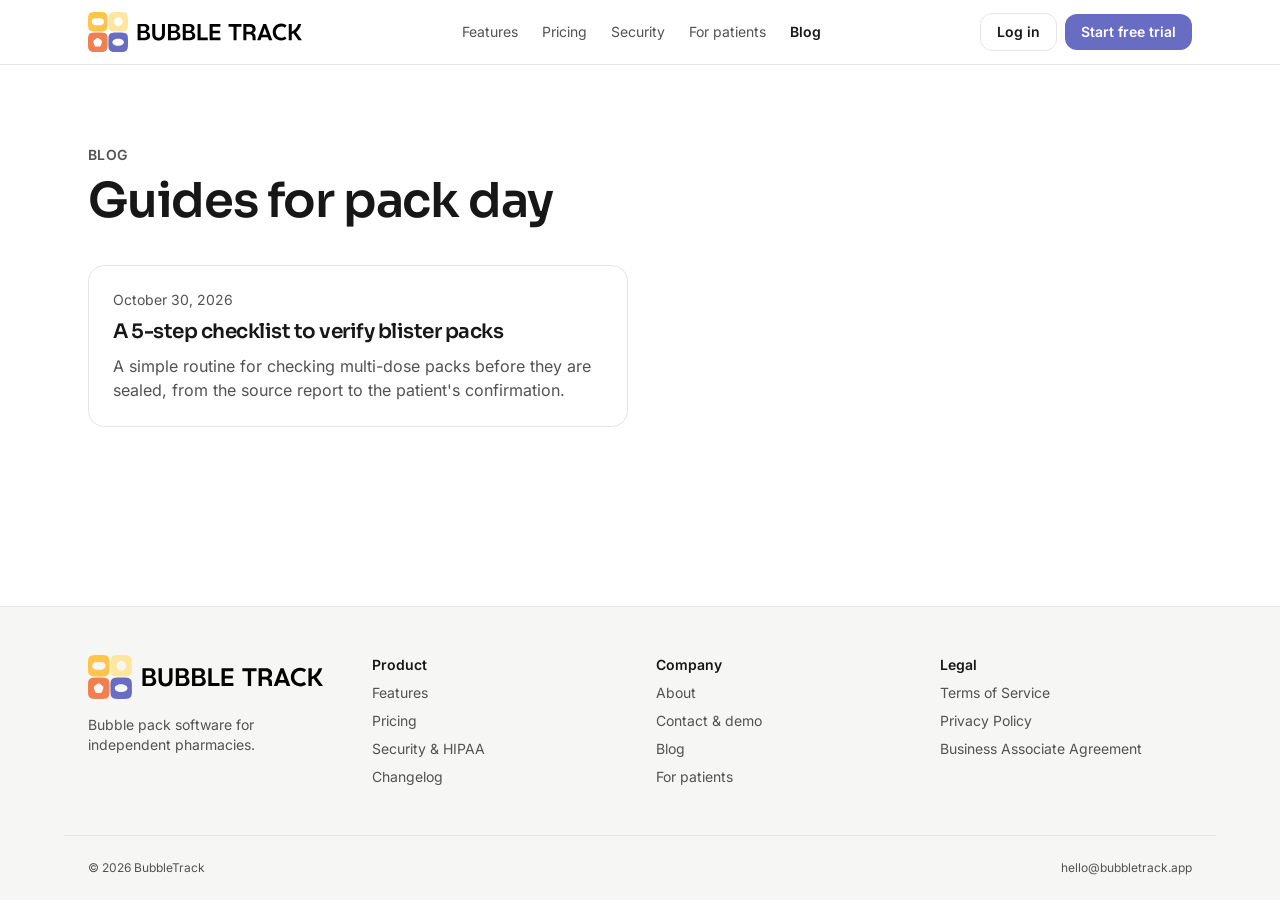
<file: blog/index.html>
<!DOCTYPE html><html lang="en"> <head><meta charset="utf-8"><meta name="viewport" content="width=device-width, initial-scale=1"><title>Blog · BubbleTrack</title><meta name="description" content="Practical guides on bubble packs, med sync and running an efficient pharmacy."><link rel="canonical" href="https://bubbletrack.app/blog/"><link rel="icon" href="/favicon.png" type="image/png"><link rel="apple-touch-icon" href="/favicon.png"><link rel="sitemap" href="/sitemap-index.xml"><meta property="og:type" content="website"><meta property="og:site_name" content="BubbleTrack"><meta property="og:title" content="Blog · BubbleTrack"><meta property="og:description" content="Practical guides on bubble packs, med sync and running an efficient pharmacy."><meta property="og:url" content="https://bubbletrack.app/blog/"><meta property="og:image" content="https://bubbletrack.app/og.jpg"><meta property="og:image:width" content="1200"><meta property="og:image:height" content="630"><meta property="og:image:alt" content="BubbleTrack: a patient's bubble pack on the blister grid"><meta name="twitter:card" content="summary_large_image"><meta name="twitter:image" content="https://bubbletrack.app/og.jpg"><meta name="theme-color" content="#686dc3"><script type="application/ld+json">{"@context":"https://schema.org","@type":"Organization","name":"BubbleTrack","url":"https://bubbletrack.app","email":"hello@bubbletrack.app"}</script><link rel="stylesheet" href="/_astro/about.ClD7g04Q.css"></head> <body class="flex min-h-svh flex-col"> <a href="#main" class="sr-only focus:not-sr-only focus:absolute focus:top-2 focus:left-2 focus:rounded focus:bg-white focus:p-2">
Skip to content
</a> <header class="sticky top-0 z-10 border-b border-line bg-white/90 backdrop-blur"> <div class="container-page flex h-16 items-center justify-between gap-4"> <!-- The full horizontal logo: mark and wordmark (founder files, D-131; was on hold in D-95). --><a href="/" class="flex shrink-0 items-center no-underline"> <img src="/brand/logo.svg" alt="BubbleTrack" width="1311" height="245" class="w-auto h-8 lg:h-10"> </a> <nav aria-label="Main" class="hidden items-center gap-6 text-sm md:flex"> <a href="/features" class="no-underline hover:text-ink text-muted"> Features </a><a href="/pricing" class="no-underline hover:text-ink text-muted"> Pricing </a><a href="/security" class="no-underline hover:text-ink text-muted"> Security </a><a href="/patients" class="no-underline hover:text-ink text-muted"> For patients </a><a href="/blog" class="no-underline hover:text-ink font-semibold text-ink" aria-current="page"> Blog </a> </nav> <div class="hidden items-center gap-2 md:flex"> <a href="https://app.bubbletrack.app/login" class="btn-secondary px-4 py-2 no-underline">Log in</a> <a href="https://app.bubbletrack.app/signup" data-signup class="btn-primary px-4 py-2 no-underline">Start free trial</a> </div> <details class="relative md:hidden"> <summary class="btn-secondary list-none px-3 py-2" aria-label="Menu">Menu</summary> <div class="absolute right-0 mt-2 grid w-56 gap-1 rounded-xl border border-line bg-white p-2 shadow-lg"> <a href="/features" class="rounded-lg px-3 py-2 text-sm no-underline hover:bg-soft">Features</a><a href="/pricing" class="rounded-lg px-3 py-2 text-sm no-underline hover:bg-soft">Pricing</a><a href="/security" class="rounded-lg px-3 py-2 text-sm no-underline hover:bg-soft">Security</a><a href="/patients" class="rounded-lg px-3 py-2 text-sm no-underline hover:bg-soft">For patients</a><a href="/blog" class="rounded-lg px-3 py-2 text-sm no-underline hover:bg-soft">Blog</a> <a href="https://app.bubbletrack.app/login" class="rounded-lg px-3 py-2 text-sm no-underline hover:bg-soft">Log in</a> <a href="https://app.bubbletrack.app/signup" data-signup class="btn-primary mt-1 no-underline">Start free trial</a> </div> </details> </div> </header> <main id="main" class="flex-1">  <section class="container-page py-16 lg:py-20"> <p class="eyebrow">Blog</p> <h1 class="mt-3 text-4xl font-semibold sm:text-5xl">Guides for pack day</h1> <ul class="mt-10 grid gap-6 md:grid-cols-2"> <li class="rounded-2xl border border-line p-6"> <p class="text-sm text-muted">October 30, 2026</p> <h2 class="mt-2 text-xl font-semibold"> <a href="/blog/verify-blister-packs-checklist" class="no-underline hover:underline"> A 5-step checklist to verify blister packs </a> </h2> <p class="mt-2 text-muted">A simple routine for checking multi-dose packs before they are sealed, from the source report to the patient&#39;s confirmation.</p> </li> </ul> </section>  </main> <footer class="border-t border-line bg-soft"> <div class="container-page grid gap-8 py-12 text-sm sm:grid-cols-2 lg:grid-cols-4"> <div class="grid content-start gap-4"> <!-- The full horizontal logo: mark and wordmark (founder files, D-131; was on hold in D-95). --><a href="/" class="flex shrink-0 items-center no-underline"> <img src="/brand/logo.svg" alt="BubbleTrack" width="1311" height="245" class="w-auto h-11"> </a> <p class="text-muted">Bubble pack software for independent pharmacies.</p> </div> <nav aria-label="Product" class="grid content-start gap-2"> <p class="font-semibold">Product</p> <a href="/features" class="text-muted no-underline hover:text-ink">Features</a> <a href="/pricing" class="text-muted no-underline hover:text-ink">Pricing</a> <a href="/security" class="text-muted no-underline hover:text-ink">Security &amp; HIPAA</a> <a href="/changelog" class="text-muted no-underline hover:text-ink">Changelog</a> </nav> <nav aria-label="Company" class="grid content-start gap-2"> <p class="font-semibold">Company</p> <a href="/about" class="text-muted no-underline hover:text-ink">About</a> <a href="/contact" class="text-muted no-underline hover:text-ink">Contact &amp; demo</a> <a href="/blog" class="text-muted no-underline hover:text-ink">Blog</a> <a href="/patients" class="text-muted no-underline hover:text-ink">For patients</a> </nav> <nav aria-label="Legal" class="grid content-start gap-2"> <p class="font-semibold">Legal</p> <a href="/legal/terms" class="text-muted no-underline hover:text-ink">Terms of Service</a> <a href="/legal/privacy" class="text-muted no-underline hover:text-ink">Privacy Policy</a> <a href="/legal/baa" class="text-muted no-underline hover:text-ink">Business Associate Agreement</a> </nav> </div> <div class="container-page flex flex-wrap justify-between gap-2 border-t border-line py-6 text-xs text-muted"> <p>© 2026 BubbleTrack</p> <p> <a href="mailto:hello@bubbletrack.app" class="no-underline hover:text-ink">hello@bubbletrack.app</a> </p> </div> </footer> <script type="module">const c=new URLSearchParams(location.search),r=[...c.entries()].filter(([e])=>e.startsWith("utm_"));r.length&&document.querySelectorAll("a[data-signup]").forEach(e=>{const t=new URL(e.href);r.forEach(([a,s])=>t.searchParams.set(a,s)),e.href=t.toString()});</script> </body> </html>
</file>
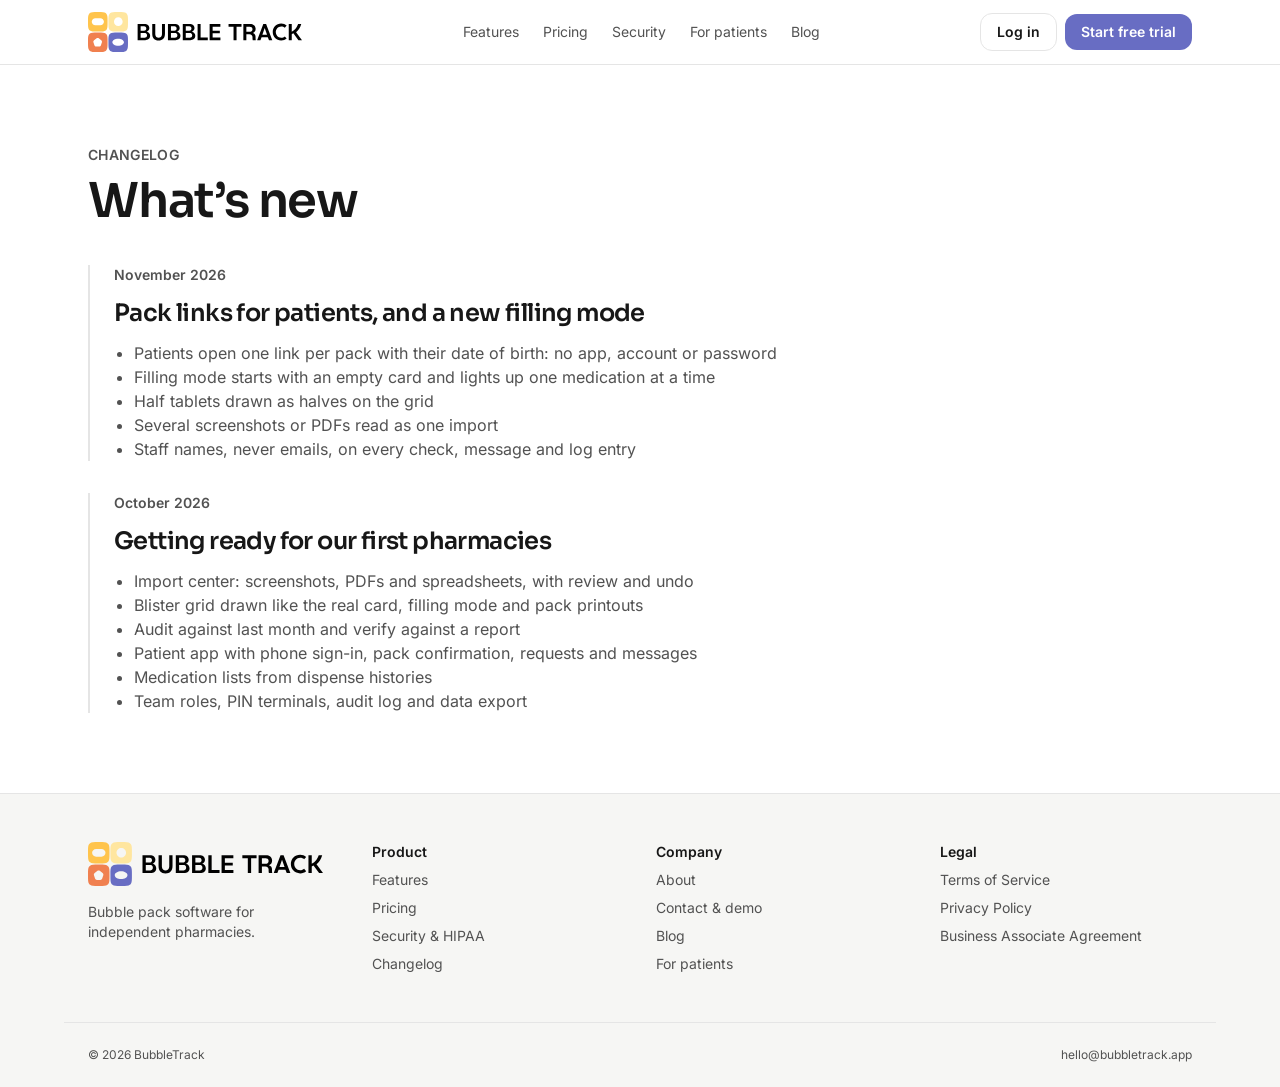
<file: changelog/index.html>
<!DOCTYPE html><html lang="en"> <head><meta charset="utf-8"><meta name="viewport" content="width=device-width, initial-scale=1"><title>Changelog · BubbleTrack</title><meta name="description" content="What's new, month by month."><link rel="canonical" href="https://bubbletrack.app/changelog/"><link rel="icon" href="/favicon.png" type="image/png"><link rel="apple-touch-icon" href="/favicon.png"><link rel="sitemap" href="/sitemap-index.xml"><meta property="og:type" content="website"><meta property="og:site_name" content="BubbleTrack"><meta property="og:title" content="Changelog · BubbleTrack"><meta property="og:description" content="What's new, month by month."><meta property="og:url" content="https://bubbletrack.app/changelog/"><meta property="og:image" content="https://bubbletrack.app/og.jpg"><meta property="og:image:width" content="1200"><meta property="og:image:height" content="630"><meta property="og:image:alt" content="BubbleTrack: a patient's bubble pack on the blister grid"><meta name="twitter:card" content="summary_large_image"><meta name="twitter:image" content="https://bubbletrack.app/og.jpg"><meta name="theme-color" content="#686dc3"><script type="application/ld+json">{"@context":"https://schema.org","@type":"Organization","name":"BubbleTrack","url":"https://bubbletrack.app","email":"hello@bubbletrack.app"}</script><link rel="stylesheet" href="/_astro/about.ClD7g04Q.css"></head> <body class="flex min-h-svh flex-col"> <a href="#main" class="sr-only focus:not-sr-only focus:absolute focus:top-2 focus:left-2 focus:rounded focus:bg-white focus:p-2">
Skip to content
</a> <header class="sticky top-0 z-10 border-b border-line bg-white/90 backdrop-blur"> <div class="container-page flex h-16 items-center justify-between gap-4"> <!-- The full horizontal logo: mark and wordmark (founder files, D-131; was on hold in D-95). --><a href="/" class="flex shrink-0 items-center no-underline"> <img src="/brand/logo.svg" alt="BubbleTrack" width="1311" height="245" class="w-auto h-8 lg:h-10"> </a> <nav aria-label="Main" class="hidden items-center gap-6 text-sm md:flex"> <a href="/features" class="no-underline hover:text-ink text-muted"> Features </a><a href="/pricing" class="no-underline hover:text-ink text-muted"> Pricing </a><a href="/security" class="no-underline hover:text-ink text-muted"> Security </a><a href="/patients" class="no-underline hover:text-ink text-muted"> For patients </a><a href="/blog" class="no-underline hover:text-ink text-muted"> Blog </a> </nav> <div class="hidden items-center gap-2 md:flex"> <a href="https://app.bubbletrack.app/login" class="btn-secondary px-4 py-2 no-underline">Log in</a> <a href="https://app.bubbletrack.app/signup" data-signup class="btn-primary px-4 py-2 no-underline">Start free trial</a> </div> <details class="relative md:hidden"> <summary class="btn-secondary list-none px-3 py-2" aria-label="Menu">Menu</summary> <div class="absolute right-0 mt-2 grid w-56 gap-1 rounded-xl border border-line bg-white p-2 shadow-lg"> <a href="/features" class="rounded-lg px-3 py-2 text-sm no-underline hover:bg-soft">Features</a><a href="/pricing" class="rounded-lg px-3 py-2 text-sm no-underline hover:bg-soft">Pricing</a><a href="/security" class="rounded-lg px-3 py-2 text-sm no-underline hover:bg-soft">Security</a><a href="/patients" class="rounded-lg px-3 py-2 text-sm no-underline hover:bg-soft">For patients</a><a href="/blog" class="rounded-lg px-3 py-2 text-sm no-underline hover:bg-soft">Blog</a> <a href="https://app.bubbletrack.app/login" class="rounded-lg px-3 py-2 text-sm no-underline hover:bg-soft">Log in</a> <a href="https://app.bubbletrack.app/signup" data-signup class="btn-primary mt-1 no-underline">Start free trial</a> </div> </details> </div> </header> <main id="main" class="flex-1">  <section class="container-page py-16 lg:py-20"> <p class="eyebrow">Changelog</p> <h1 class="mt-3 text-4xl font-semibold sm:text-5xl">What’s new</h1> <div class="mt-10 grid gap-8"> <article class="grid gap-3 border-l-2 border-line pl-6"> <p class="text-sm font-semibold text-muted">November 2026</p> <h2 class="text-2xl font-semibold">Pack links for patients, and a new filling mode</h2> <ul class="list-disc pl-5 text-muted"> <li>Patients open one link per pack with their date of birth: no app, account or password</li><li>Filling mode starts with an empty card and lights up one medication at a time</li><li>Half tablets drawn as halves on the grid</li><li>Several screenshots or PDFs read as one import</li><li>Staff names, never emails, on every check, message and log entry</li> </ul> </article><article class="grid gap-3 border-l-2 border-line pl-6"> <p class="text-sm font-semibold text-muted">October 2026</p> <h2 class="text-2xl font-semibold">Getting ready for our first pharmacies</h2> <ul class="list-disc pl-5 text-muted"> <li>Import center: screenshots, PDFs and spreadsheets, with review and undo</li><li>Blister grid drawn like the real card, filling mode and pack printouts</li><li>Audit against last month and verify against a report</li><li>Patient app with phone sign-in, pack confirmation, requests and messages</li><li>Medication lists from dispense histories</li><li>Team roles, PIN terminals, audit log and data export</li> </ul> </article> </div> </section>  </main> <footer class="border-t border-line bg-soft"> <div class="container-page grid gap-8 py-12 text-sm sm:grid-cols-2 lg:grid-cols-4"> <div class="grid content-start gap-4"> <!-- The full horizontal logo: mark and wordmark (founder files, D-131; was on hold in D-95). --><a href="/" class="flex shrink-0 items-center no-underline"> <img src="/brand/logo.svg" alt="BubbleTrack" width="1311" height="245" class="w-auto h-11"> </a> <p class="text-muted">Bubble pack software for independent pharmacies.</p> </div> <nav aria-label="Product" class="grid content-start gap-2"> <p class="font-semibold">Product</p> <a href="/features" class="text-muted no-underline hover:text-ink">Features</a> <a href="/pricing" class="text-muted no-underline hover:text-ink">Pricing</a> <a href="/security" class="text-muted no-underline hover:text-ink">Security &amp; HIPAA</a> <a href="/changelog" class="text-muted no-underline hover:text-ink">Changelog</a> </nav> <nav aria-label="Company" class="grid content-start gap-2"> <p class="font-semibold">Company</p> <a href="/about" class="text-muted no-underline hover:text-ink">About</a> <a href="/contact" class="text-muted no-underline hover:text-ink">Contact &amp; demo</a> <a href="/blog" class="text-muted no-underline hover:text-ink">Blog</a> <a href="/patients" class="text-muted no-underline hover:text-ink">For patients</a> </nav> <nav aria-label="Legal" class="grid content-start gap-2"> <p class="font-semibold">Legal</p> <a href="/legal/terms" class="text-muted no-underline hover:text-ink">Terms of Service</a> <a href="/legal/privacy" class="text-muted no-underline hover:text-ink">Privacy Policy</a> <a href="/legal/baa" class="text-muted no-underline hover:text-ink">Business Associate Agreement</a> </nav> </div> <div class="container-page flex flex-wrap justify-between gap-2 border-t border-line py-6 text-xs text-muted"> <p>© 2026 BubbleTrack</p> <p> <a href="mailto:hello@bubbletrack.app" class="no-underline hover:text-ink">hello@bubbletrack.app</a> </p> </div> </footer> <script type="module">const c=new URLSearchParams(location.search),r=[...c.entries()].filter(([e])=>e.startsWith("utm_"));r.length&&document.querySelectorAll("a[data-signup]").forEach(e=>{const t=new URL(e.href);r.forEach(([a,s])=>t.searchParams.set(a,s)),e.href=t.toString()});</script> </body> </html>
</file>
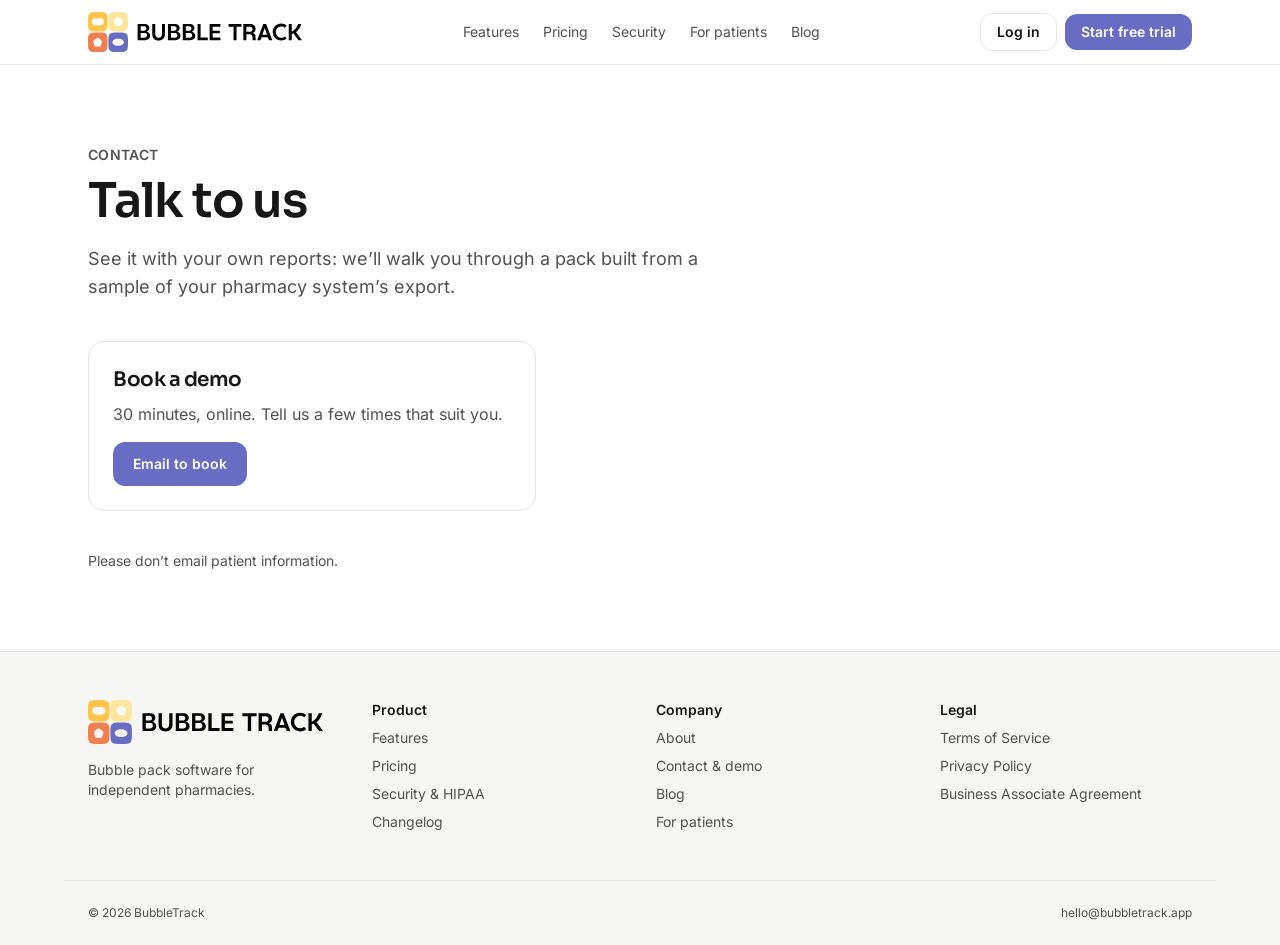
<file: contact/index.html>
<!DOCTYPE html><html lang="en"> <head><meta charset="utf-8"><meta name="viewport" content="width=device-width, initial-scale=1"><title>Contact &amp; demo · BubbleTrack</title><meta name="description" content="Book a 30-minute online demo. We reply within one business day."><link rel="canonical" href="https://bubbletrack.app/contact/"><link rel="icon" href="/favicon.png" type="image/png"><link rel="apple-touch-icon" href="/favicon.png"><link rel="sitemap" href="/sitemap-index.xml"><meta property="og:type" content="website"><meta property="og:site_name" content="BubbleTrack"><meta property="og:title" content="Contact &#38; demo · BubbleTrack"><meta property="og:description" content="Book a 30-minute online demo. We reply within one business day."><meta property="og:url" content="https://bubbletrack.app/contact/"><meta property="og:image" content="https://bubbletrack.app/og.jpg"><meta property="og:image:width" content="1200"><meta property="og:image:height" content="630"><meta property="og:image:alt" content="BubbleTrack: a patient's bubble pack on the blister grid"><meta name="twitter:card" content="summary_large_image"><meta name="twitter:image" content="https://bubbletrack.app/og.jpg"><meta name="theme-color" content="#686dc3"><script type="application/ld+json">{"@context":"https://schema.org","@type":"Organization","name":"BubbleTrack","url":"https://bubbletrack.app","email":"hello@bubbletrack.app"}</script><link rel="stylesheet" href="/_astro/about.ClD7g04Q.css"></head> <body class="flex min-h-svh flex-col"> <a href="#main" class="sr-only focus:not-sr-only focus:absolute focus:top-2 focus:left-2 focus:rounded focus:bg-white focus:p-2">
Skip to content
</a> <header class="sticky top-0 z-10 border-b border-line bg-white/90 backdrop-blur"> <div class="container-page flex h-16 items-center justify-between gap-4"> <!-- The full horizontal logo: mark and wordmark (founder files, D-131; was on hold in D-95). --><a href="/" class="flex shrink-0 items-center no-underline"> <img src="/brand/logo.svg" alt="BubbleTrack" width="1311" height="245" class="w-auto h-8 lg:h-10"> </a> <nav aria-label="Main" class="hidden items-center gap-6 text-sm md:flex"> <a href="/features" class="no-underline hover:text-ink text-muted"> Features </a><a href="/pricing" class="no-underline hover:text-ink text-muted"> Pricing </a><a href="/security" class="no-underline hover:text-ink text-muted"> Security </a><a href="/patients" class="no-underline hover:text-ink text-muted"> For patients </a><a href="/blog" class="no-underline hover:text-ink text-muted"> Blog </a> </nav> <div class="hidden items-center gap-2 md:flex"> <a href="https://app.bubbletrack.app/login" class="btn-secondary px-4 py-2 no-underline">Log in</a> <a href="https://app.bubbletrack.app/signup" data-signup class="btn-primary px-4 py-2 no-underline">Start free trial</a> </div> <details class="relative md:hidden"> <summary class="btn-secondary list-none px-3 py-2" aria-label="Menu">Menu</summary> <div class="absolute right-0 mt-2 grid w-56 gap-1 rounded-xl border border-line bg-white p-2 shadow-lg"> <a href="/features" class="rounded-lg px-3 py-2 text-sm no-underline hover:bg-soft">Features</a><a href="/pricing" class="rounded-lg px-3 py-2 text-sm no-underline hover:bg-soft">Pricing</a><a href="/security" class="rounded-lg px-3 py-2 text-sm no-underline hover:bg-soft">Security</a><a href="/patients" class="rounded-lg px-3 py-2 text-sm no-underline hover:bg-soft">For patients</a><a href="/blog" class="rounded-lg px-3 py-2 text-sm no-underline hover:bg-soft">Blog</a> <a href="https://app.bubbletrack.app/login" class="rounded-lg px-3 py-2 text-sm no-underline hover:bg-soft">Log in</a> <a href="https://app.bubbletrack.app/signup" data-signup class="btn-primary mt-1 no-underline">Start free trial</a> </div> </details> </div> </header> <main id="main" class="flex-1">  <section class="container-page py-16 lg:py-20"> <p class="eyebrow">Contact</p> <h1 class="mt-3 text-4xl font-semibold sm:text-5xl">Talk to us</h1> <p class="mt-5 max-w-2xl text-lg text-muted">
See it with your own reports: we’ll walk you through a pack built from a sample of your pharmacy system’s export.
</p> <article class="mt-10 max-w-md rounded-2xl border border-line p-6"> <h2 class="text-xl font-semibold">Book a demo</h2> <p class="mt-2 text-muted">30 minutes, online. Tell us a few times that suit you.</p> <a class="btn-primary mt-4 no-underline" href="mailto:hello@bubbletrack.app?subject=Demo%20request">Email to book</a> </article> <p class="mt-10 text-sm text-muted">Please don’t email patient information.</p> </section>  </main> <footer class="border-t border-line bg-soft"> <div class="container-page grid gap-8 py-12 text-sm sm:grid-cols-2 lg:grid-cols-4"> <div class="grid content-start gap-4"> <!-- The full horizontal logo: mark and wordmark (founder files, D-131; was on hold in D-95). --><a href="/" class="flex shrink-0 items-center no-underline"> <img src="/brand/logo.svg" alt="BubbleTrack" width="1311" height="245" class="w-auto h-11"> </a> <p class="text-muted">Bubble pack software for independent pharmacies.</p> </div> <nav aria-label="Product" class="grid content-start gap-2"> <p class="font-semibold">Product</p> <a href="/features" class="text-muted no-underline hover:text-ink">Features</a> <a href="/pricing" class="text-muted no-underline hover:text-ink">Pricing</a> <a href="/security" class="text-muted no-underline hover:text-ink">Security &amp; HIPAA</a> <a href="/changelog" class="text-muted no-underline hover:text-ink">Changelog</a> </nav> <nav aria-label="Company" class="grid content-start gap-2"> <p class="font-semibold">Company</p> <a href="/about" class="text-muted no-underline hover:text-ink">About</a> <a href="/contact" class="text-muted no-underline hover:text-ink">Contact &amp; demo</a> <a href="/blog" class="text-muted no-underline hover:text-ink">Blog</a> <a href="/patients" class="text-muted no-underline hover:text-ink">For patients</a> </nav> <nav aria-label="Legal" class="grid content-start gap-2"> <p class="font-semibold">Legal</p> <a href="/legal/terms" class="text-muted no-underline hover:text-ink">Terms of Service</a> <a href="/legal/privacy" class="text-muted no-underline hover:text-ink">Privacy Policy</a> <a href="/legal/baa" class="text-muted no-underline hover:text-ink">Business Associate Agreement</a> </nav> </div> <div class="container-page flex flex-wrap justify-between gap-2 border-t border-line py-6 text-xs text-muted"> <p>© 2026 BubbleTrack</p> <p> <a href="mailto:hello@bubbletrack.app" class="no-underline hover:text-ink">hello@bubbletrack.app</a> </p> </div> </footer> <script type="module">const c=new URLSearchParams(location.search),r=[...c.entries()].filter(([e])=>e.startsWith("utm_"));r.length&&document.querySelectorAll("a[data-signup]").forEach(e=>{const t=new URL(e.href);r.forEach(([a,s])=>t.searchParams.set(a,s)),e.href=t.toString()});</script> </body> </html>
</file>
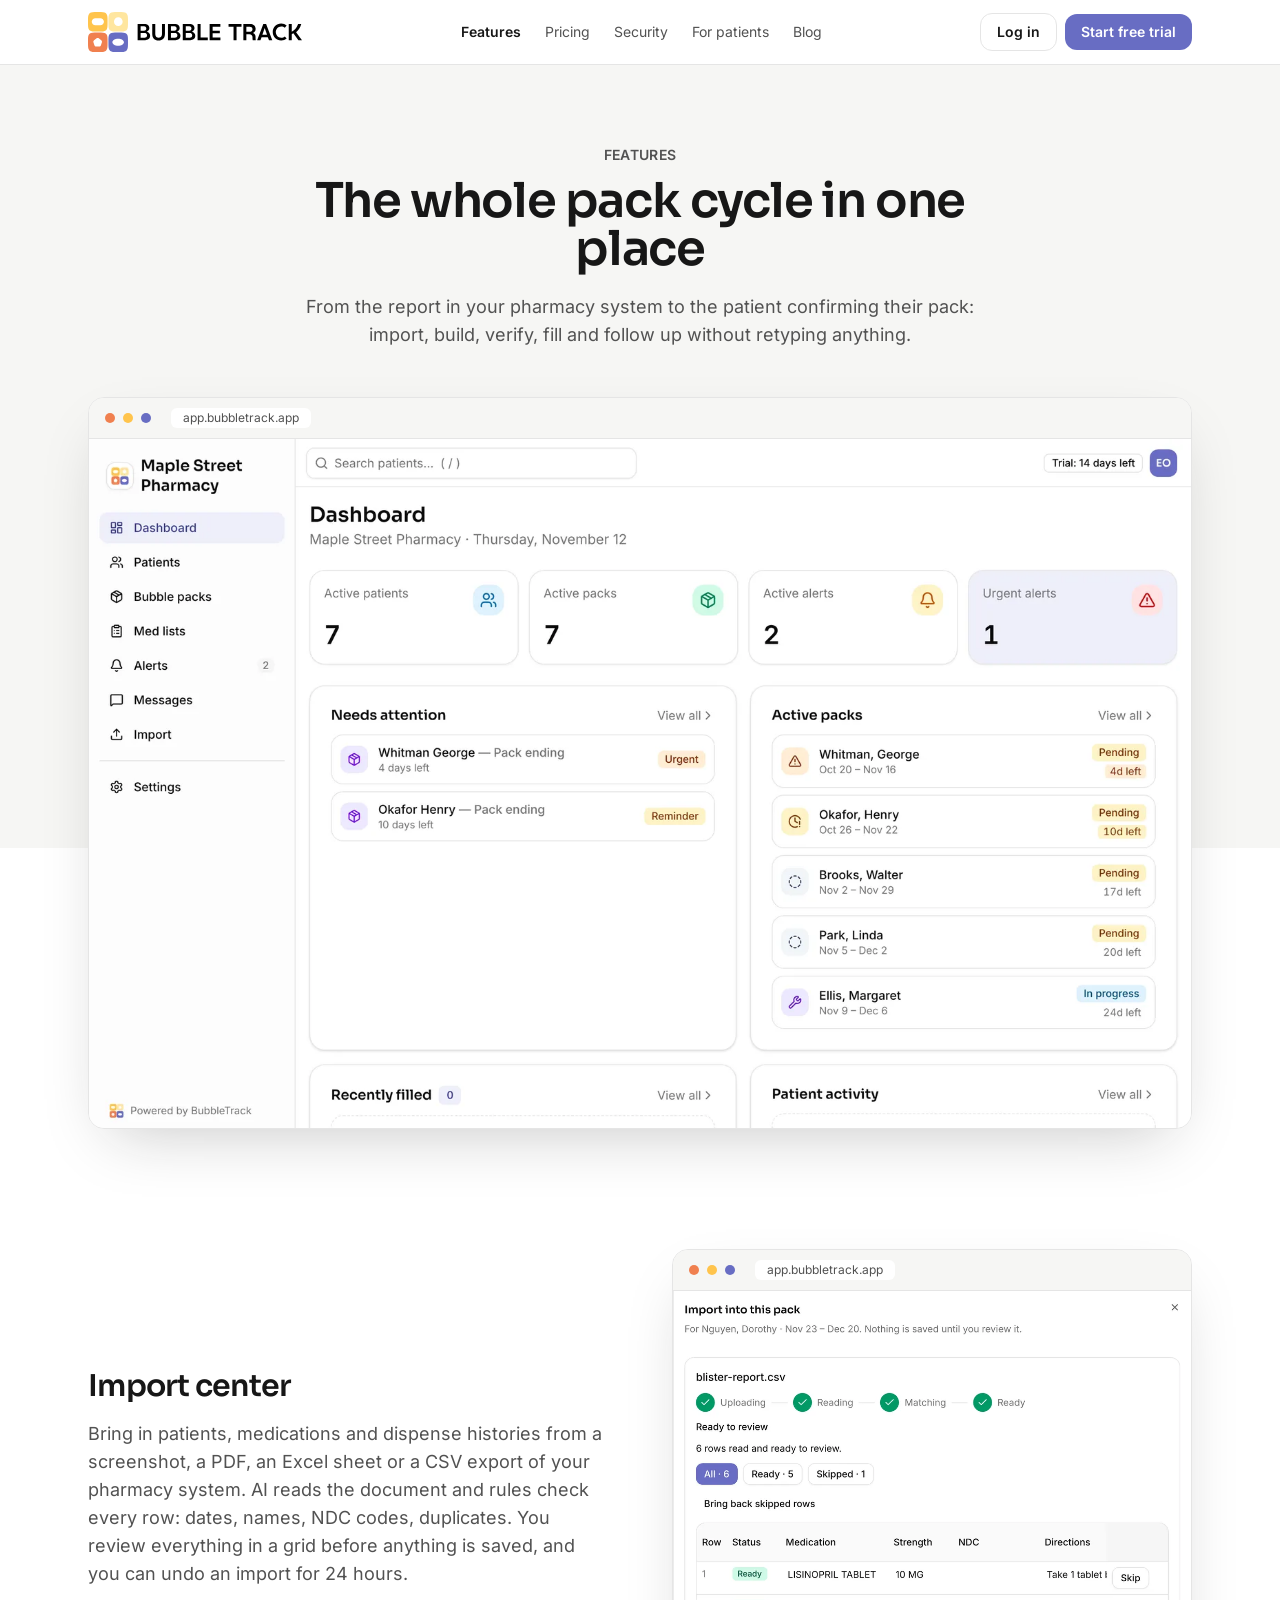
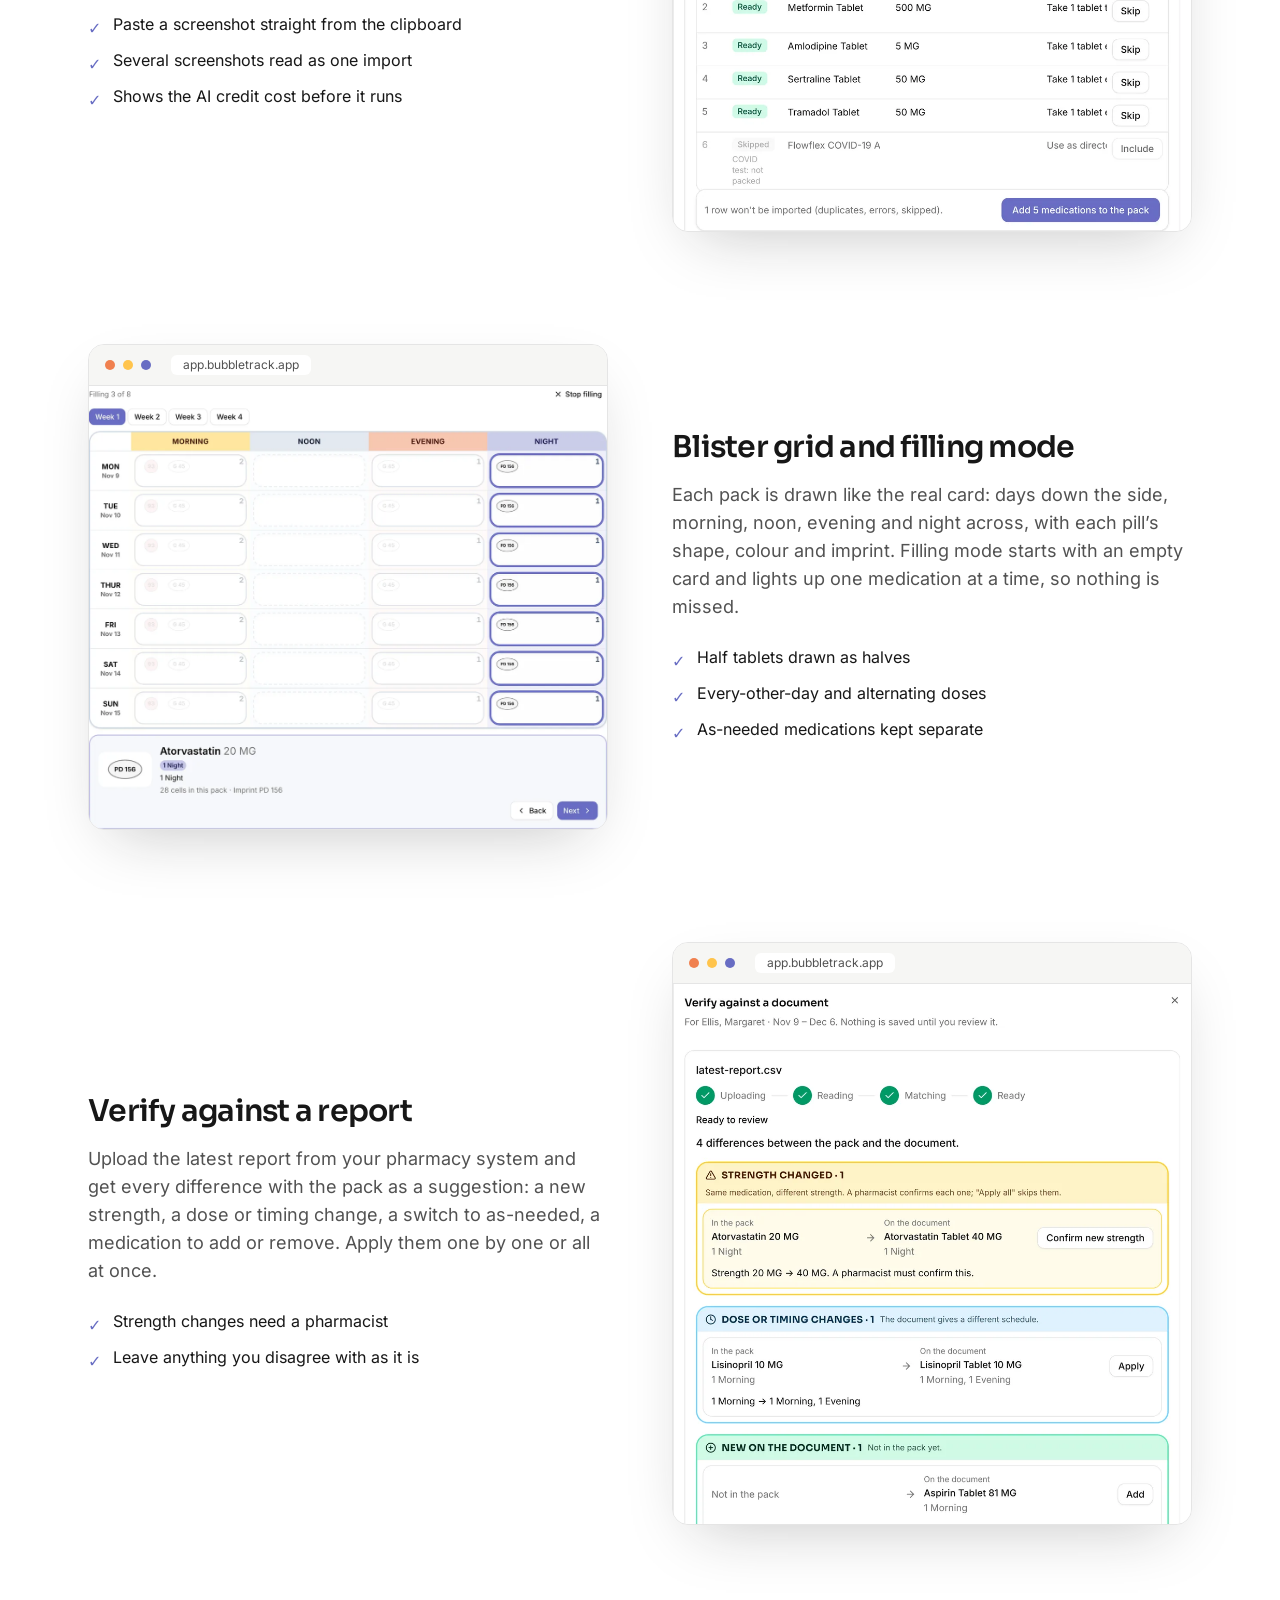
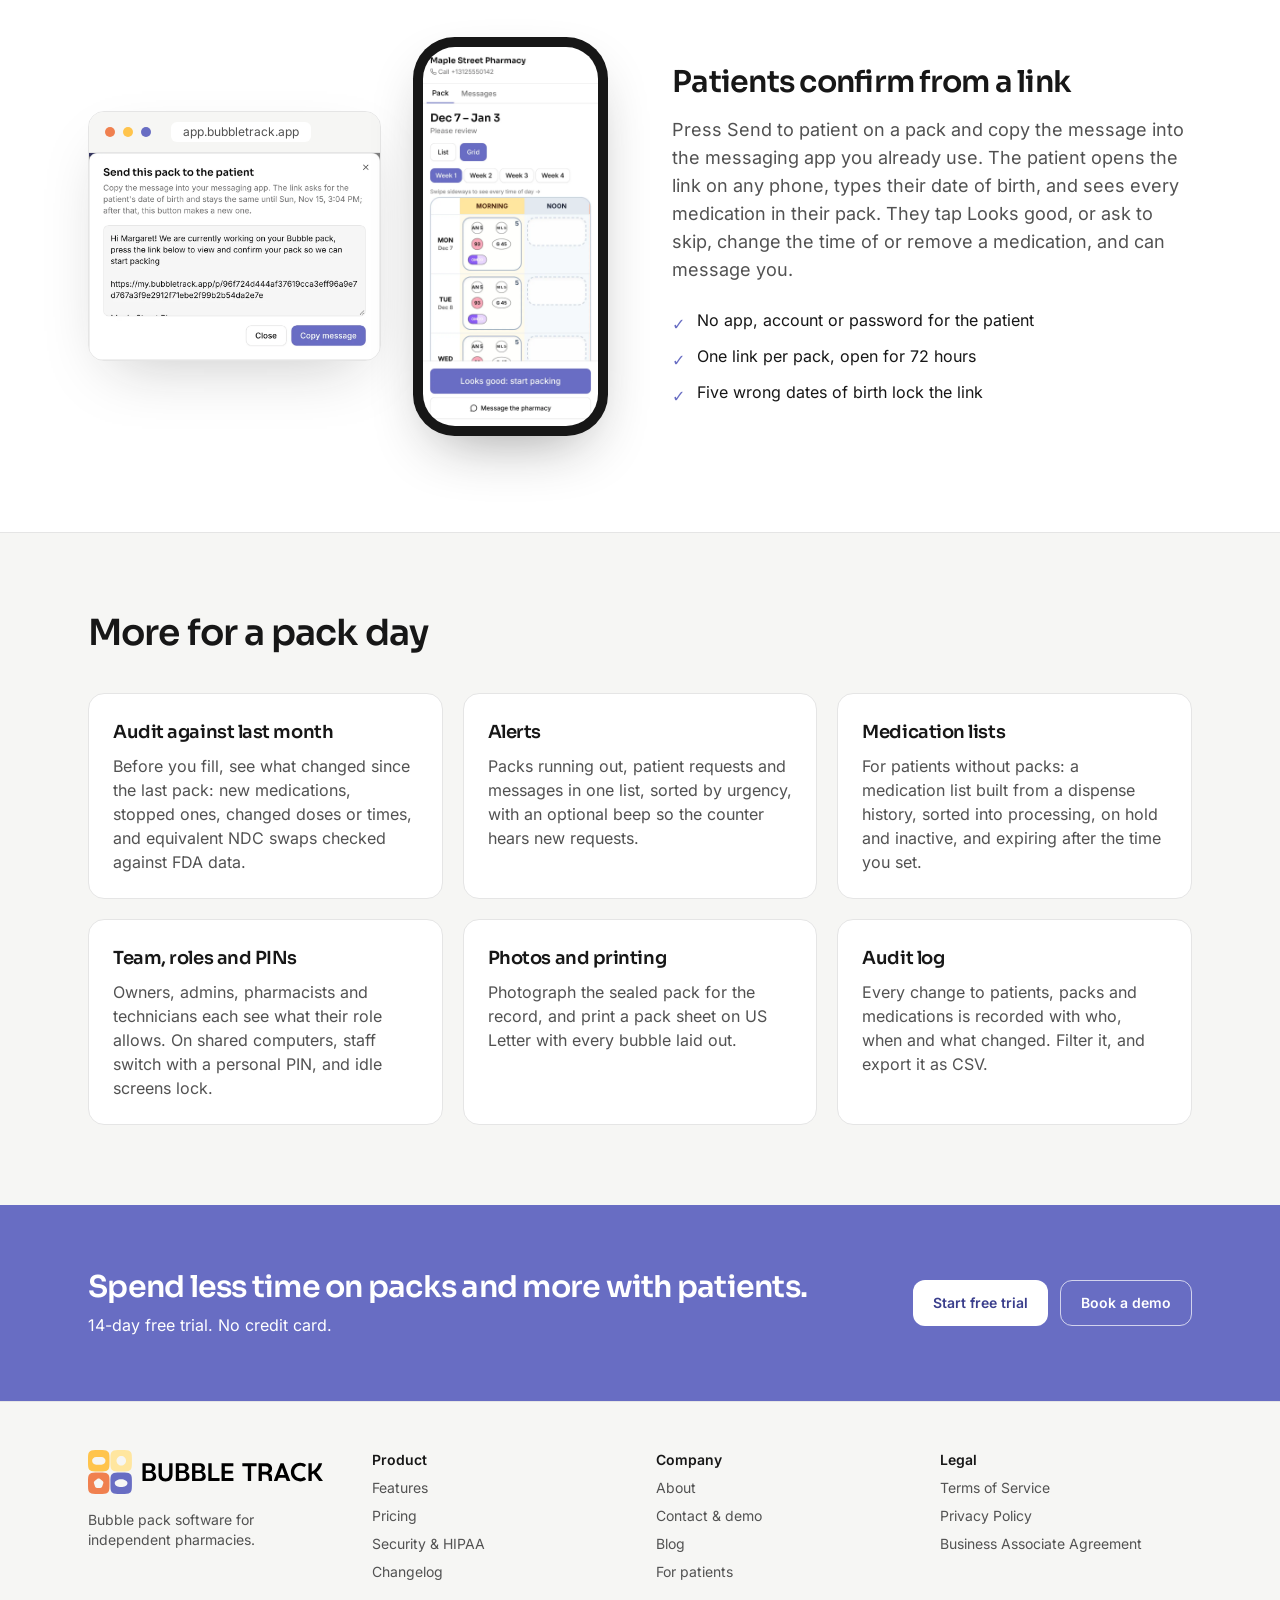
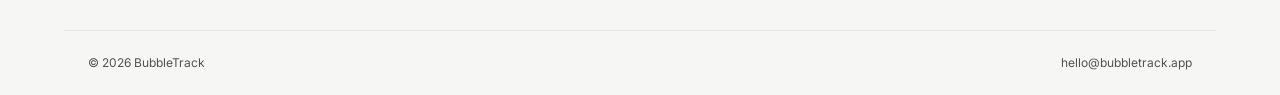
<file: features/index.html>
<!DOCTYPE html><html lang="en"> <head><meta charset="utf-8"><meta name="viewport" content="width=device-width, initial-scale=1"><title>Features · BubbleTrack</title><meta name="description" content="Import from any report, fill on a real blister grid one medication at a time, verify against the latest report, and let patients confirm their pack from a link."><link rel="canonical" href="https://bubbletrack.app/features/"><link rel="icon" href="/favicon.png" type="image/png"><link rel="apple-touch-icon" href="/favicon.png"><link rel="sitemap" href="/sitemap-index.xml"><meta property="og:type" content="website"><meta property="og:site_name" content="BubbleTrack"><meta property="og:title" content="Features · BubbleTrack"><meta property="og:description" content="Import from any report, fill on a real blister grid one medication at a time, verify against the latest report, and let patients confirm their pack from a link."><meta property="og:url" content="https://bubbletrack.app/features/"><meta property="og:image" content="https://bubbletrack.app/og.jpg"><meta property="og:image:width" content="1200"><meta property="og:image:height" content="630"><meta property="og:image:alt" content="BubbleTrack: a patient's bubble pack on the blister grid"><meta name="twitter:card" content="summary_large_image"><meta name="twitter:image" content="https://bubbletrack.app/og.jpg"><meta name="theme-color" content="#686dc3"><script type="application/ld+json">{"@context":"https://schema.org","@type":"Organization","name":"BubbleTrack","url":"https://bubbletrack.app","email":"hello@bubbletrack.app"}</script><link rel="stylesheet" href="/_astro/about.ClD7g04Q.css"></head> <body class="flex min-h-svh flex-col"> <a href="#main" class="sr-only focus:not-sr-only focus:absolute focus:top-2 focus:left-2 focus:rounded focus:bg-white focus:p-2">
Skip to content
</a> <header class="sticky top-0 z-10 border-b border-line bg-white/90 backdrop-blur"> <div class="container-page flex h-16 items-center justify-between gap-4"> <!-- The full horizontal logo: mark and wordmark (founder files, D-131; was on hold in D-95). --><a href="/" class="flex shrink-0 items-center no-underline"> <img src="/brand/logo.svg" alt="BubbleTrack" width="1311" height="245" class="w-auto h-8 lg:h-10"> </a> <nav aria-label="Main" class="hidden items-center gap-6 text-sm md:flex"> <a href="/features" class="no-underline hover:text-ink font-semibold text-ink" aria-current="page"> Features </a><a href="/pricing" class="no-underline hover:text-ink text-muted"> Pricing </a><a href="/security" class="no-underline hover:text-ink text-muted"> Security </a><a href="/patients" class="no-underline hover:text-ink text-muted"> For patients </a><a href="/blog" class="no-underline hover:text-ink text-muted"> Blog </a> </nav> <div class="hidden items-center gap-2 md:flex"> <a href="https://app.bubbletrack.app/login" class="btn-secondary px-4 py-2 no-underline">Log in</a> <a href="https://app.bubbletrack.app/signup" data-signup class="btn-primary px-4 py-2 no-underline">Start free trial</a> </div> <details class="relative md:hidden"> <summary class="btn-secondary list-none px-3 py-2" aria-label="Menu">Menu</summary> <div class="absolute right-0 mt-2 grid w-56 gap-1 rounded-xl border border-line bg-white p-2 shadow-lg"> <a href="/features" class="rounded-lg px-3 py-2 text-sm no-underline hover:bg-soft">Features</a><a href="/pricing" class="rounded-lg px-3 py-2 text-sm no-underline hover:bg-soft">Pricing</a><a href="/security" class="rounded-lg px-3 py-2 text-sm no-underline hover:bg-soft">Security</a><a href="/patients" class="rounded-lg px-3 py-2 text-sm no-underline hover:bg-soft">For patients</a><a href="/blog" class="rounded-lg px-3 py-2 text-sm no-underline hover:bg-soft">Blog</a> <a href="https://app.bubbletrack.app/login" class="rounded-lg px-3 py-2 text-sm no-underline hover:bg-soft">Log in</a> <a href="https://app.bubbletrack.app/signup" data-signup class="btn-primary mt-1 no-underline">Start free trial</a> </div> </details> </div> </header> <main id="main" class="flex-1">  <section class="bg-[linear-gradient(to_bottom,var(--color-soft)_72%,#fff_72%)]"> <div class="container-page pt-16 pb-6 text-center lg:pt-20"> <div class="enter"> <p class="eyebrow">Features</p> <h1 class="mx-auto mt-3 max-w-3xl text-4xl font-semibold sm:text-5xl">The whole pack cycle in one place</h1> <p class="mx-auto mt-5 max-w-2xl text-lg text-muted">
From the report in your pharmacy system to the patient confirming their pack: import, build, verify, fill and
          follow up without retyping anything.
</p> </div> <!-- A real screenshot of the app (synthetic data) in a browser frame. --><figure class="overflow-hidden rounded-2xl border border-line bg-white shadow-[0_24px_60px_-24px_rgb(23_23_23/0.25)] enter enter-late mt-12"> <div class="flex items-center gap-2 border-b border-line bg-soft px-4 py-2.5" aria-hidden="true"> <span class="size-2.5 rounded-full bg-coral"></span> <span class="size-2.5 rounded-full bg-amber"></span> <span class="size-2.5 rounded-full bg-brand"></span> <span class="ml-3 truncate rounded-md bg-white px-3 py-0.5 text-xs text-muted">app.bubbletrack.app</span> </div> <img src="/screens/dashboard.webp" alt="The dashboard: active patients and packs, alerts that need attention, and every active pack with its status and days left" width="1600" height="1000" class="block h-auto w-full" loading="eager" fetchpriority="high" decoding="async"> </figure> </div> </section> <section class="container-page py-16 lg:py-24"> <div class="grid gap-20 lg:gap-28"> <article class="grid items-center gap-10 lg:grid-cols-2 lg:gap-16"> <div> <h2 class="text-2xl font-semibold sm:text-3xl">Import center</h2> <p class="mt-4 text-lg text-muted">Bring in patients, medications and dispense histories from a screenshot, a PDF, an Excel sheet or a CSV export of your pharmacy system. AI reads the document and rules check every row: dates, names, NDC codes, duplicates. You review everything in a grid before anything is saved, and you can undo an import for 24 hours.</p> <ul class="mt-6 grid gap-2"> <li class="flex gap-3"> <span aria-hidden="true" class="mt-1 text-brand">✓</span> Paste a screenshot straight from the clipboard </li><li class="flex gap-3"> <span aria-hidden="true" class="mt-1 text-brand">✓</span> Several screenshots read as one import </li><li class="flex gap-3"> <span aria-hidden="true" class="mt-1 text-brand">✓</span> Shows the AI credit cost before it runs </li> </ul> </div> <!-- A real screenshot of the app (synthetic data) in a browser frame. --><figure class="overflow-hidden rounded-2xl border border-line bg-white shadow-[0_24px_60px_-24px_rgb(23_23_23/0.25)]"> <div class="flex items-center gap-2 border-b border-line bg-soft px-4 py-2.5" aria-hidden="true"> <span class="size-2.5 rounded-full bg-coral"></span> <span class="size-2.5 rounded-full bg-amber"></span> <span class="size-2.5 rounded-full bg-brand"></span> <span class="ml-3 truncate rounded-md bg-white px-3 py-0.5 text-xs text-muted">app.bubbletrack.app</span> </div> <img src="/screens/import-review.webp" alt="Import review: rows from a blister report with their status, strength and directions" width="1000" height="1042" class="block h-auto w-full" loading="lazy" fetchpriority="auto" decoding="async"> </figure> </article><article class="grid items-center gap-10 lg:grid-cols-2 lg:gap-16"> <div class="lg:order-2"> <h2 class="text-2xl font-semibold sm:text-3xl">Blister grid and filling mode</h2> <p class="mt-4 text-lg text-muted">Each pack is drawn like the real card: days down the side, morning, noon, evening and night across, with each pill’s shape, colour and imprint. Filling mode starts with an empty card and lights up one medication at a time, so nothing is missed.</p> <ul class="mt-6 grid gap-2"> <li class="flex gap-3"> <span aria-hidden="true" class="mt-1 text-brand">✓</span> Half tablets drawn as halves </li><li class="flex gap-3"> <span aria-hidden="true" class="mt-1 text-brand">✓</span> Every-other-day and alternating doses </li><li class="flex gap-3"> <span aria-hidden="true" class="mt-1 text-brand">✓</span> As-needed medications kept separate </li> </ul> </div> <!-- A real screenshot of the app (synthetic data) in a browser frame. --><figure class="overflow-hidden rounded-2xl border border-line bg-white shadow-[0_24px_60px_-24px_rgb(23_23_23/0.25)]"> <div class="flex items-center gap-2 border-b border-line bg-soft px-4 py-2.5" aria-hidden="true"> <span class="size-2.5 rounded-full bg-coral"></span> <span class="size-2.5 rounded-full bg-amber"></span> <span class="size-2.5 rounded-full bg-brand"></span> <span class="ml-3 truncate rounded-md bg-white px-3 py-0.5 text-xs text-muted">app.bubbletrack.app</span> </div> <img src="/screens/filling.webp" alt="Filling mode with the night bubbles for one medication highlighted" width="1200" height="1027" class="block h-auto w-full" loading="lazy" fetchpriority="auto" decoding="async"> </figure> </article><article class="grid items-center gap-10 lg:grid-cols-2 lg:gap-16"> <div> <h2 class="text-2xl font-semibold sm:text-3xl">Verify against a report</h2> <p class="mt-4 text-lg text-muted">Upload the latest report from your pharmacy system and get every difference with the pack as a suggestion: a new strength, a dose or timing change, a switch to as-needed, a medication to add or remove. Apply them one by one or all at once.</p> <ul class="mt-6 grid gap-2"> <li class="flex gap-3"> <span aria-hidden="true" class="mt-1 text-brand">✓</span> Strength changes need a pharmacist </li><li class="flex gap-3"> <span aria-hidden="true" class="mt-1 text-brand">✓</span> Leave anything you disagree with as it is </li> </ul> </div> <!-- A real screenshot of the app (synthetic data) in a browser frame. --><figure class="overflow-hidden rounded-2xl border border-line bg-white shadow-[0_24px_60px_-24px_rgb(23_23_23/0.25)]"> <div class="flex items-center gap-2 border-b border-line bg-soft px-4 py-2.5" aria-hidden="true"> <span class="size-2.5 rounded-full bg-coral"></span> <span class="size-2.5 rounded-full bg-amber"></span> <span class="size-2.5 rounded-full bg-brand"></span> <span class="ml-3 truncate rounded-md bg-white px-3 py-0.5 text-xs text-muted">app.bubbletrack.app</span> </div> <img src="/screens/verify.webp" alt="Verify against a document: suggestions grouped by kind, each with Apply" width="1000" height="1042" class="block h-auto w-full" loading="lazy" fetchpriority="auto" decoding="async"> </figure> </article> <article class="grid items-center gap-10 lg:grid-cols-2 lg:gap-16"> <div class="lg:order-2"> <h2 class="text-2xl font-semibold sm:text-3xl">Patients confirm from a link</h2> <p class="mt-4 text-lg text-muted">
Press Send to patient on a pack and copy the message into the messaging app you already use. The patient
            opens the link on any phone, types their date of birth, and sees every medication in their pack. They tap
            Looks good, or ask to skip, change the time of or remove a medication, and can message you.
</p> <ul class="mt-6 grid gap-2"> <li class="flex gap-3"><span aria-hidden="true" class="mt-1 text-brand">✓</span>No app, account or password for the patient</li> <li class="flex gap-3"><span aria-hidden="true" class="mt-1 text-brand">✓</span>One link per pack, open for 72 hours</li> <li class="flex gap-3"><span aria-hidden="true" class="mt-1 text-brand">✓</span>Five wrong dates of birth lock the link</li> </ul> </div> <div class="grid items-center gap-8 sm:grid-cols-[3fr_2fr]"> <!-- A real screenshot of the app (synthetic data) in a browser frame. --><figure class="overflow-hidden rounded-2xl border border-line bg-white shadow-[0_24px_60px_-24px_rgb(23_23_23/0.25)]"> <div class="flex items-center gap-2 border-b border-line bg-soft px-4 py-2.5" aria-hidden="true"> <span class="size-2.5 rounded-full bg-coral"></span> <span class="size-2.5 rounded-full bg-amber"></span> <span class="size-2.5 rounded-full bg-brand"></span> <span class="ml-3 truncate rounded-md bg-white px-3 py-0.5 text-xs text-muted">app.bubbletrack.app</span> </div> <img src="/screens/send-to-patient.webp" alt="Send this pack to the patient: a ready message with the pack link and a Copy message button" width="1000" height="711" class="block h-auto w-full" loading="lazy" fetchpriority="auto" decoding="async"> </figure> <!-- A real screenshot of the patient's pack link (synthetic data) in a phone frame. --><figure class="mx-auto w-full max-w-[17rem] rounded-[2.6rem] bg-ink p-2.5 shadow-[0_24px_60px_-24px_rgb(23_23_23/0.45)]"> <img src="/screens/patient-grid.webp" alt="The patient's pack on a phone, shown as a weekly grid" width="780" height="1688" class="block h-auto w-full rounded-[2rem] bg-white" loading="lazy" decoding="async"> </figure> </div> </article> </div> </section> <section class="border-t border-line bg-soft" aria-labelledby="also"> <div class="container-page py-16 lg:py-20"> <h2 id="also" class="text-3xl font-semibold sm:text-4xl">More for a pack day</h2> <ul class="mt-10 grid gap-5 sm:grid-cols-2 lg:grid-cols-3"> <li class="rounded-2xl border border-line bg-white p-6"> <h3 class="text-lg font-semibold">Audit against last month</h3> <p class="mt-2 text-muted">Before you fill, see what changed since the last pack: new medications, stopped ones, changed doses or times, and equivalent NDC swaps checked against FDA data.</p> </li><li class="rounded-2xl border border-line bg-white p-6"> <h3 class="text-lg font-semibold">Alerts</h3> <p class="mt-2 text-muted">Packs running out, patient requests and messages in one list, sorted by urgency, with an optional beep so the counter hears new requests.</p> </li><li class="rounded-2xl border border-line bg-white p-6"> <h3 class="text-lg font-semibold">Medication lists</h3> <p class="mt-2 text-muted">For patients without packs: a medication list built from a dispense history, sorted into processing, on hold and inactive, and expiring after the time you set.</p> </li><li class="rounded-2xl border border-line bg-white p-6"> <h3 class="text-lg font-semibold">Team, roles and PINs</h3> <p class="mt-2 text-muted">Owners, admins, pharmacists and technicians each see what their role allows. On shared computers, staff switch with a personal PIN, and idle screens lock.</p> </li><li class="rounded-2xl border border-line bg-white p-6"> <h3 class="text-lg font-semibold">Photos and printing</h3> <p class="mt-2 text-muted">Photograph the sealed pack for the record, and print a pack sheet on US Letter with every bubble laid out.</p> </li><li class="rounded-2xl border border-line bg-white p-6"> <h3 class="text-lg font-semibold">Audit log</h3> <p class="mt-2 text-muted">Every change to patients, packs and medications is recorded with who, when and what changed. Filter it, and export it as CSV.</p> </li> </ul> </div> </section> <section class="bg-brand py-16 text-white"> <div class="container-page flex flex-col items-start justify-between gap-6 md:flex-row md:items-center"> <div> <h2 class="text-2xl font-semibold text-white sm:text-3xl">Spend less time on packs and more with patients.</h2> <p class="mt-2 text-white">14-day free trial. No credit card.</p> </div> <div class="flex flex-wrap gap-3"> <a href="https://app.bubbletrack.app/signup" data-signup class="btn bg-white text-brand-ink no-underline hover:bg-brand-tint">
Start free trial
</a> <a href="/contact" class="btn border border-white/70 text-white no-underline hover:bg-brand-dark">
Book a demo
</a> </div> </div> </section>  </main> <footer class="border-t border-line bg-soft"> <div class="container-page grid gap-8 py-12 text-sm sm:grid-cols-2 lg:grid-cols-4"> <div class="grid content-start gap-4"> <!-- The full horizontal logo: mark and wordmark (founder files, D-131; was on hold in D-95). --><a href="/" class="flex shrink-0 items-center no-underline"> <img src="/brand/logo.svg" alt="BubbleTrack" width="1311" height="245" class="w-auto h-11"> </a> <p class="text-muted">Bubble pack software for independent pharmacies.</p> </div> <nav aria-label="Product" class="grid content-start gap-2"> <p class="font-semibold">Product</p> <a href="/features" class="text-muted no-underline hover:text-ink">Features</a> <a href="/pricing" class="text-muted no-underline hover:text-ink">Pricing</a> <a href="/security" class="text-muted no-underline hover:text-ink">Security &amp; HIPAA</a> <a href="/changelog" class="text-muted no-underline hover:text-ink">Changelog</a> </nav> <nav aria-label="Company" class="grid content-start gap-2"> <p class="font-semibold">Company</p> <a href="/about" class="text-muted no-underline hover:text-ink">About</a> <a href="/contact" class="text-muted no-underline hover:text-ink">Contact &amp; demo</a> <a href="/blog" class="text-muted no-underline hover:text-ink">Blog</a> <a href="/patients" class="text-muted no-underline hover:text-ink">For patients</a> </nav> <nav aria-label="Legal" class="grid content-start gap-2"> <p class="font-semibold">Legal</p> <a href="/legal/terms" class="text-muted no-underline hover:text-ink">Terms of Service</a> <a href="/legal/privacy" class="text-muted no-underline hover:text-ink">Privacy Policy</a> <a href="/legal/baa" class="text-muted no-underline hover:text-ink">Business Associate Agreement</a> </nav> </div> <div class="container-page flex flex-wrap justify-between gap-2 border-t border-line py-6 text-xs text-muted"> <p>© 2026 BubbleTrack</p> <p> <a href="mailto:hello@bubbletrack.app" class="no-underline hover:text-ink">hello@bubbletrack.app</a> </p> </div> </footer> <script type="module">const c=new URLSearchParams(location.search),r=[...c.entries()].filter(([e])=>e.startsWith("utm_"));r.length&&document.querySelectorAll("a[data-signup]").forEach(e=>{const t=new URL(e.href);r.forEach(([a,s])=>t.searchParams.set(a,s)),e.href=t.toString()});</script> </body> </html>
</file>
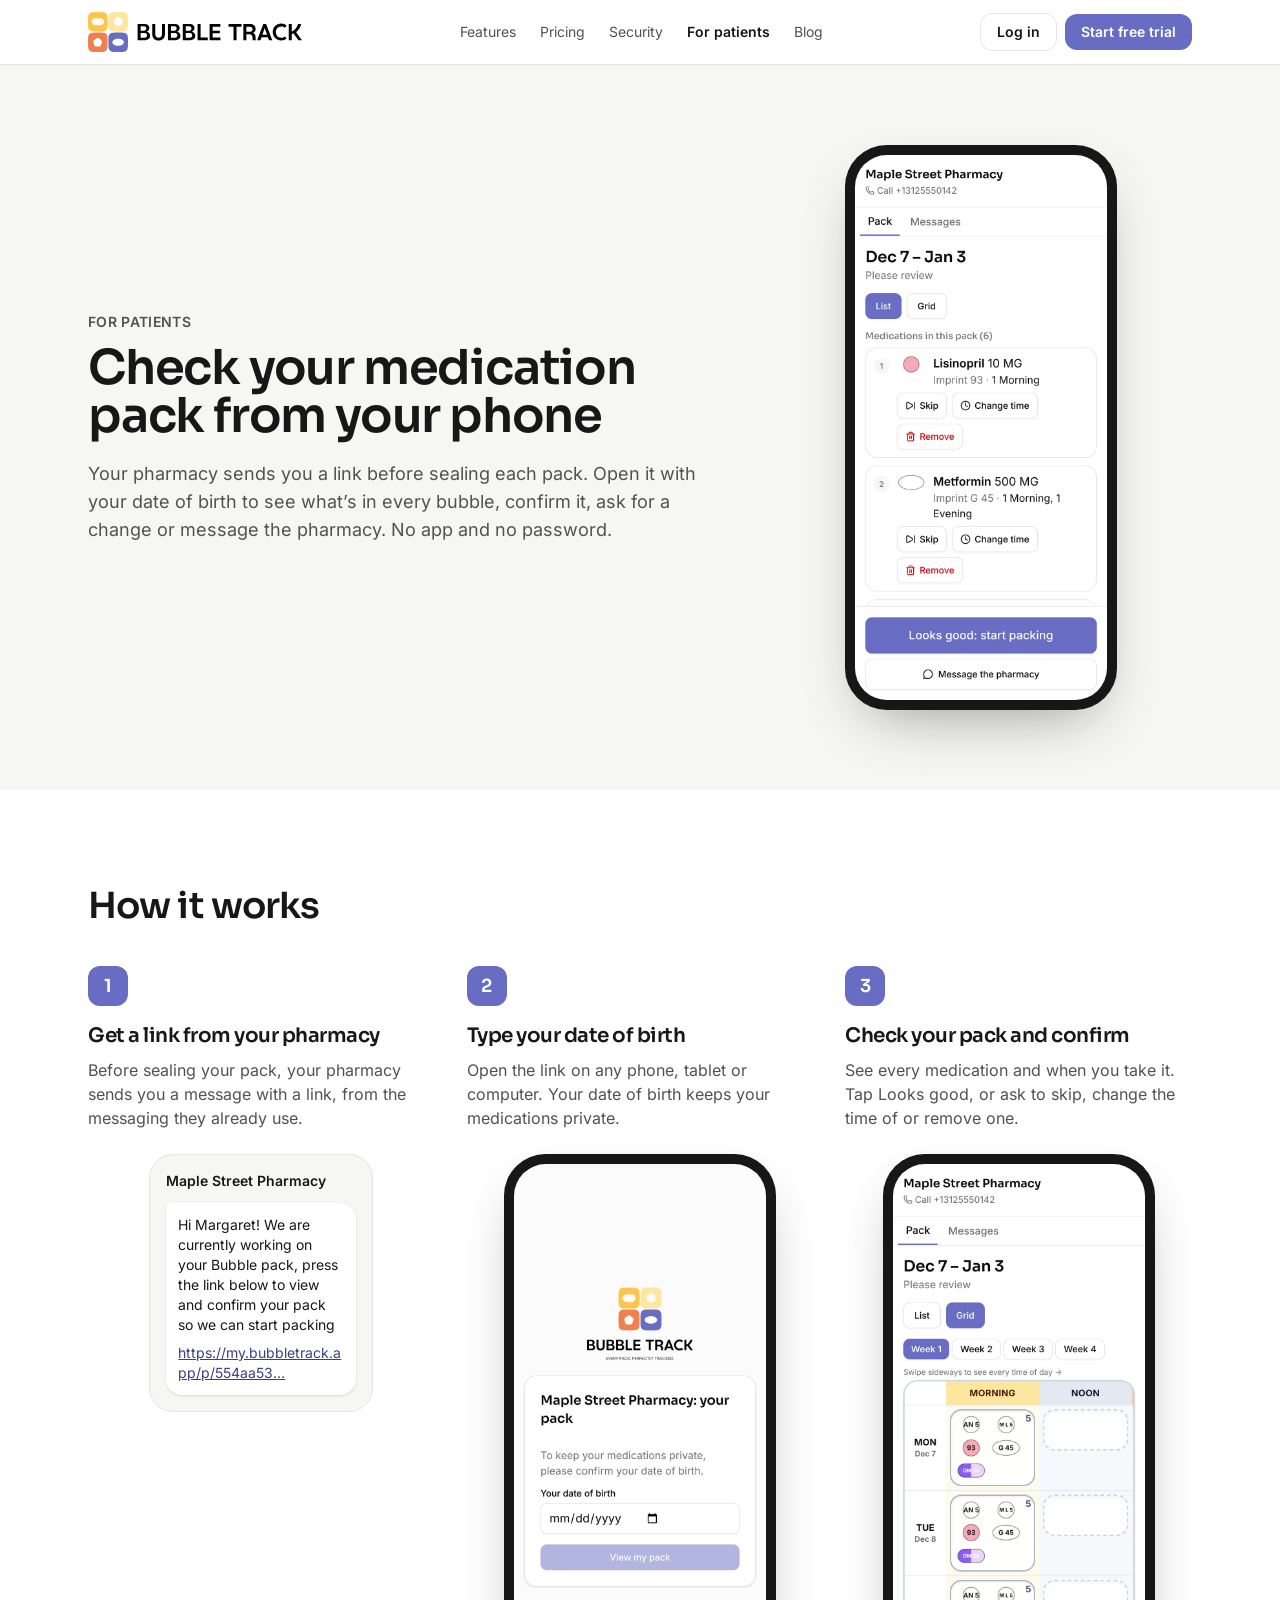
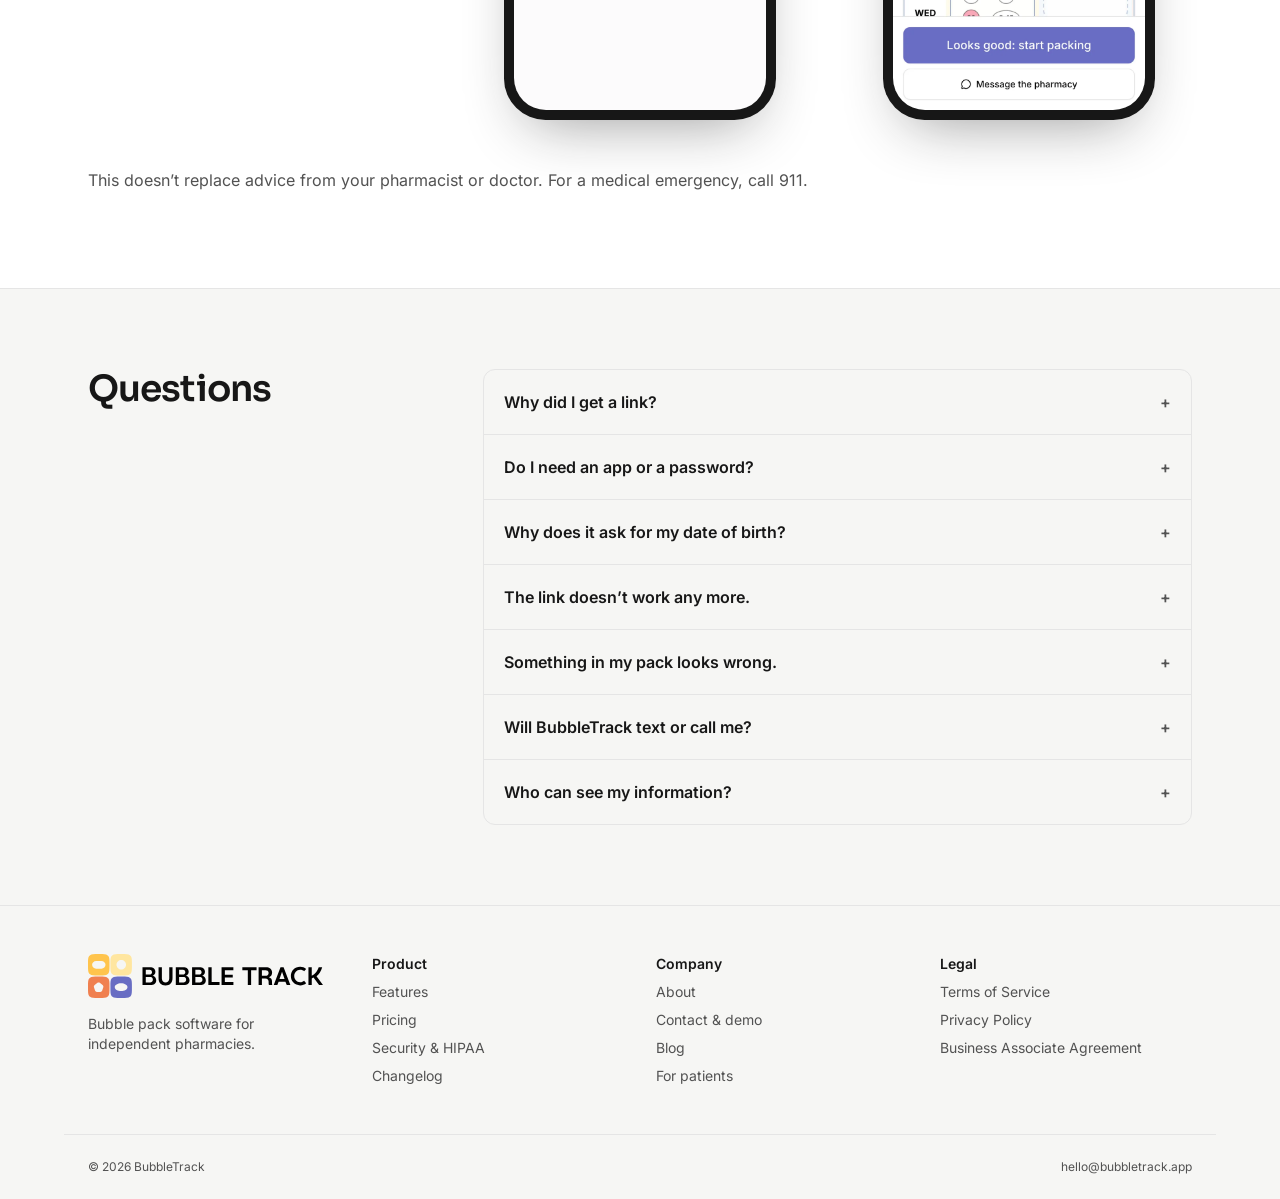
<file: patients/index.html>
<!DOCTYPE html><html lang="en"> <head><meta charset="utf-8"><meta name="viewport" content="width=device-width, initial-scale=1"><title>For patients · BubbleTrack</title><meta name="description" content="Your pharmacy sends you a link to check your medication pack before sealing it. Open it with your date of birth: no app, no password."><link rel="canonical" href="https://bubbletrack.app/patients/"><link rel="icon" href="/favicon.png" type="image/png"><link rel="apple-touch-icon" href="/favicon.png"><link rel="sitemap" href="/sitemap-index.xml"><meta property="og:type" content="website"><meta property="og:site_name" content="BubbleTrack"><meta property="og:title" content="For patients · BubbleTrack"><meta property="og:description" content="Your pharmacy sends you a link to check your medication pack before sealing it. Open it with your date of birth: no app, no password."><meta property="og:url" content="https://bubbletrack.app/patients/"><meta property="og:image" content="https://bubbletrack.app/og.jpg"><meta property="og:image:width" content="1200"><meta property="og:image:height" content="630"><meta property="og:image:alt" content="BubbleTrack: a patient's bubble pack on the blister grid"><meta name="twitter:card" content="summary_large_image"><meta name="twitter:image" content="https://bubbletrack.app/og.jpg"><meta name="theme-color" content="#686dc3"><script type="application/ld+json">{"@context":"https://schema.org","@type":"Organization","name":"BubbleTrack","url":"https://bubbletrack.app","email":"hello@bubbletrack.app"}</script><link rel="stylesheet" href="/_astro/about.ClD7g04Q.css"></head> <body class="flex min-h-svh flex-col"> <a href="#main" class="sr-only focus:not-sr-only focus:absolute focus:top-2 focus:left-2 focus:rounded focus:bg-white focus:p-2">
Skip to content
</a> <header class="sticky top-0 z-10 border-b border-line bg-white/90 backdrop-blur"> <div class="container-page flex h-16 items-center justify-between gap-4"> <!-- The full horizontal logo: mark and wordmark (founder files, D-131; was on hold in D-95). --><a href="/" class="flex shrink-0 items-center no-underline"> <img src="/brand/logo.svg" alt="BubbleTrack" width="1311" height="245" class="w-auto h-8 lg:h-10"> </a> <nav aria-label="Main" class="hidden items-center gap-6 text-sm md:flex"> <a href="/features" class="no-underline hover:text-ink text-muted"> Features </a><a href="/pricing" class="no-underline hover:text-ink text-muted"> Pricing </a><a href="/security" class="no-underline hover:text-ink text-muted"> Security </a><a href="/patients" class="no-underline hover:text-ink font-semibold text-ink" aria-current="page"> For patients </a><a href="/blog" class="no-underline hover:text-ink text-muted"> Blog </a> </nav> <div class="hidden items-center gap-2 md:flex"> <a href="https://app.bubbletrack.app/login" class="btn-secondary px-4 py-2 no-underline">Log in</a> <a href="https://app.bubbletrack.app/signup" data-signup class="btn-primary px-4 py-2 no-underline">Start free trial</a> </div> <details class="relative md:hidden"> <summary class="btn-secondary list-none px-3 py-2" aria-label="Menu">Menu</summary> <div class="absolute right-0 mt-2 grid w-56 gap-1 rounded-xl border border-line bg-white p-2 shadow-lg"> <a href="/features" class="rounded-lg px-3 py-2 text-sm no-underline hover:bg-soft">Features</a><a href="/pricing" class="rounded-lg px-3 py-2 text-sm no-underline hover:bg-soft">Pricing</a><a href="/security" class="rounded-lg px-3 py-2 text-sm no-underline hover:bg-soft">Security</a><a href="/patients" class="rounded-lg px-3 py-2 text-sm no-underline hover:bg-soft">For patients</a><a href="/blog" class="rounded-lg px-3 py-2 text-sm no-underline hover:bg-soft">Blog</a> <a href="https://app.bubbletrack.app/login" class="rounded-lg px-3 py-2 text-sm no-underline hover:bg-soft">Log in</a> <a href="https://app.bubbletrack.app/signup" data-signup class="btn-primary mt-1 no-underline">Start free trial</a> </div> </details> </div> </header> <main id="main" class="flex-1">  <section class="overflow-hidden bg-soft"> <div class="container-page grid items-center gap-12 py-16 lg:grid-cols-[3fr_2fr] lg:py-20"> <div class="enter"> <p class="eyebrow">For patients</p> <h1 class="mt-3 max-w-3xl text-4xl font-semibold sm:text-5xl">Check your medication pack from your phone</h1> <p class="mt-5 max-w-2xl text-lg text-muted">
Your pharmacy sends you a link before sealing each pack. Open it with your date of birth to see what’s in
          every bubble, confirm it, ask for a change or message the pharmacy. No app and no password.
</p> </div> <!-- A real screenshot of the patient's pack link (synthetic data) in a phone frame. --><figure class="mx-auto w-full max-w-[17rem] rounded-[2.6rem] bg-ink p-2.5 shadow-[0_24px_60px_-24px_rgb(23_23_23/0.45)] enter enter-late"> <img src="/screens/patient-pack.webp" alt="A pack on a phone: each medication with Skip, Change time and Remove, a Looks good button and Message the pharmacy" width="780" height="1688" class="block h-auto w-full rounded-[2rem] bg-white" loading="eager" decoding="async"> </figure> </div> </section> <section class="container-page py-16 lg:py-24" aria-labelledby="how"> <h2 id="how" class="text-3xl font-semibold sm:text-4xl">How it works</h2> <ol class="mt-10 grid gap-10 md:grid-cols-3 md:gap-8"> <li class="flex flex-col gap-6"> <div> <span class="flex size-10 items-center justify-center rounded-xl bg-brand font-heading text-lg font-semibold text-white"> 1 </span> <h3 class="mt-4 text-xl font-semibold">Get a link from your pharmacy</h3> <p class="mt-2 text-muted">Before sealing your pack, your pharmacy sends you a message with a link, from the messaging they already use.</p> </div> <div class="mx-auto w-full max-w-[14rem] rounded-3xl border border-line bg-soft p-4 text-left text-sm"> <p class="font-semibold">Maple Street Pharmacy</p> <p class="mt-3 rounded-2xl rounded-tl-sm bg-white p-3 shadow-sm">
Hi Margaret! We are currently working on your Bubble pack, press the link below to view and confirm
                  your pack so we can start packing
<span class="mt-2 block break-all text-brand-ink underline">https://my.bubbletrack.app/p/554aa53…</span> </p> </div> </li><li class="flex flex-col gap-6"> <div> <span class="flex size-10 items-center justify-center rounded-xl bg-brand font-heading text-lg font-semibold text-white"> 2 </span> <h3 class="mt-4 text-xl font-semibold">Type your date of birth</h3> <p class="mt-2 text-muted">Open the link on any phone, tablet or computer. Your date of birth keeps your medications private.</p> </div> <!-- A real screenshot of the patient's pack link (synthetic data) in a phone frame. --><figure class="mx-auto w-full max-w-[17rem] rounded-[2.6rem] bg-ink p-2.5 shadow-[0_24px_60px_-24px_rgb(23_23_23/0.45)] max-w-[14rem]"> <img src="/screens/patient-dob.webp" alt="The pack link asking for the date of birth" width="780" height="1688" class="block h-auto w-full rounded-[2rem] bg-white" loading="lazy" decoding="async"> </figure> </li><li class="flex flex-col gap-6"> <div> <span class="flex size-10 items-center justify-center rounded-xl bg-brand font-heading text-lg font-semibold text-white"> 3 </span> <h3 class="mt-4 text-xl font-semibold">Check your pack and confirm</h3> <p class="mt-2 text-muted">See every medication and when you take it. Tap Looks good, or ask to skip, change the time of or remove one.</p> </div> <!-- A real screenshot of the patient's pack link (synthetic data) in a phone frame. --><figure class="mx-auto w-full max-w-[17rem] rounded-[2.6rem] bg-ink p-2.5 shadow-[0_24px_60px_-24px_rgb(23_23_23/0.45)] max-w-[14rem]"> <img src="/screens/patient-grid.webp" alt="A pack on a phone as a weekly grid of morning and noon bubbles" width="780" height="1688" class="block h-auto w-full rounded-[2rem] bg-white" loading="lazy" decoding="async"> </figure> </li> </ol> <p class="mt-12 text-muted">
This doesn’t replace advice from your pharmacist or doctor. For a medical emergency, call 911.
</p> </section> <section class="border-t border-line bg-soft" aria-labelledby="questions"> <div class="container-page grid gap-10 py-16 lg:grid-cols-[1fr_2fr] lg:py-20"> <h2 id="questions" class="text-3xl font-semibold sm:text-4xl">Questions</h2> <div class="divide-y divide-line rounded-xl border border-line"> <details class="group p-5"> <summary class="flex cursor-pointer list-none items-center justify-between gap-4 font-semibold"> Why did I get a link? <span class="text-muted transition-transform group-open:rotate-45" aria-hidden="true">
+
</span> </summary> <p class="mt-3 text-muted">Your pharmacy uses BubbleTrack to prepare your medication packs. They send you a link before sealing each pack so you can check what’s in it.</p> </details><details class="group p-5"> <summary class="flex cursor-pointer list-none items-center justify-between gap-4 font-semibold"> Do I need an app or a password? <span class="text-muted transition-transform group-open:rotate-45" aria-hidden="true">
+
</span> </summary> <p class="mt-3 text-muted">No. Open the link on any phone, tablet or computer and type your date of birth. There is nothing to install and no account to make.</p> </details><details class="group p-5"> <summary class="flex cursor-pointer list-none items-center justify-between gap-4 font-semibold"> Why does it ask for my date of birth? <span class="text-muted transition-transform group-open:rotate-45" aria-hidden="true">
+
</span> </summary> <p class="mt-3 text-muted">So only you can open your pack, even if someone else sees the message. After five wrong tries the link locks; call your pharmacy for a new one.</p> </details><details class="group p-5"> <summary class="flex cursor-pointer list-none items-center justify-between gap-4 font-semibold"> The link doesn’t work any more. <span class="text-muted transition-transform group-open:rotate-45" aria-hidden="true">
+
</span> </summary> <p class="mt-3 text-muted">Each link works for 72 hours, and only the newest link for a pack works. Ask your pharmacy to send you a new one.</p> </details><details class="group p-5"> <summary class="flex cursor-pointer list-none items-center justify-between gap-4 font-semibold"> Something in my pack looks wrong. <span class="text-muted transition-transform group-open:rotate-45" aria-hidden="true">
+
</span> </summary> <p class="mt-3 text-muted">Tap Skip, Change time or Remove on that medication, or message your pharmacy from the link. For anything urgent, call your pharmacy.</p> </details><details class="group p-5"> <summary class="flex cursor-pointer list-none items-center justify-between gap-4 font-semibold"> Will BubbleTrack text or call me? <span class="text-muted transition-transform group-open:rotate-45" aria-hidden="true">
+
</span> </summary> <p class="mt-3 text-muted">No. Only your pharmacy sends you the link. BubbleTrack never texts, calls or emails patients.</p> </details><details class="group p-5"> <summary class="flex cursor-pointer list-none items-center justify-between gap-4 font-semibold"> Who can see my information? <span class="text-muted transition-transform group-open:rotate-45" aria-hidden="true">
+
</span> </summary> <p class="mt-3 text-muted">Only your pharmacy’s staff and you. Your information is never sold or used for advertising.</p> </details> </div> </div> </section>  </main> <footer class="border-t border-line bg-soft"> <div class="container-page grid gap-8 py-12 text-sm sm:grid-cols-2 lg:grid-cols-4"> <div class="grid content-start gap-4"> <!-- The full horizontal logo: mark and wordmark (founder files, D-131; was on hold in D-95). --><a href="/" class="flex shrink-0 items-center no-underline"> <img src="/brand/logo.svg" alt="BubbleTrack" width="1311" height="245" class="w-auto h-11"> </a> <p class="text-muted">Bubble pack software for independent pharmacies.</p> </div> <nav aria-label="Product" class="grid content-start gap-2"> <p class="font-semibold">Product</p> <a href="/features" class="text-muted no-underline hover:text-ink">Features</a> <a href="/pricing" class="text-muted no-underline hover:text-ink">Pricing</a> <a href="/security" class="text-muted no-underline hover:text-ink">Security &amp; HIPAA</a> <a href="/changelog" class="text-muted no-underline hover:text-ink">Changelog</a> </nav> <nav aria-label="Company" class="grid content-start gap-2"> <p class="font-semibold">Company</p> <a href="/about" class="text-muted no-underline hover:text-ink">About</a> <a href="/contact" class="text-muted no-underline hover:text-ink">Contact &amp; demo</a> <a href="/blog" class="text-muted no-underline hover:text-ink">Blog</a> <a href="/patients" class="text-muted no-underline hover:text-ink">For patients</a> </nav> <nav aria-label="Legal" class="grid content-start gap-2"> <p class="font-semibold">Legal</p> <a href="/legal/terms" class="text-muted no-underline hover:text-ink">Terms of Service</a> <a href="/legal/privacy" class="text-muted no-underline hover:text-ink">Privacy Policy</a> <a href="/legal/baa" class="text-muted no-underline hover:text-ink">Business Associate Agreement</a> </nav> </div> <div class="container-page flex flex-wrap justify-between gap-2 border-t border-line py-6 text-xs text-muted"> <p>© 2026 BubbleTrack</p> <p> <a href="mailto:hello@bubbletrack.app" class="no-underline hover:text-ink">hello@bubbletrack.app</a> </p> </div> </footer> <script type="module">const c=new URLSearchParams(location.search),r=[...c.entries()].filter(([e])=>e.startsWith("utm_"));r.length&&document.querySelectorAll("a[data-signup]").forEach(e=>{const t=new URL(e.href);r.forEach(([a,s])=>t.searchParams.set(a,s)),e.href=t.toString()});</script> </body> </html>
</file>
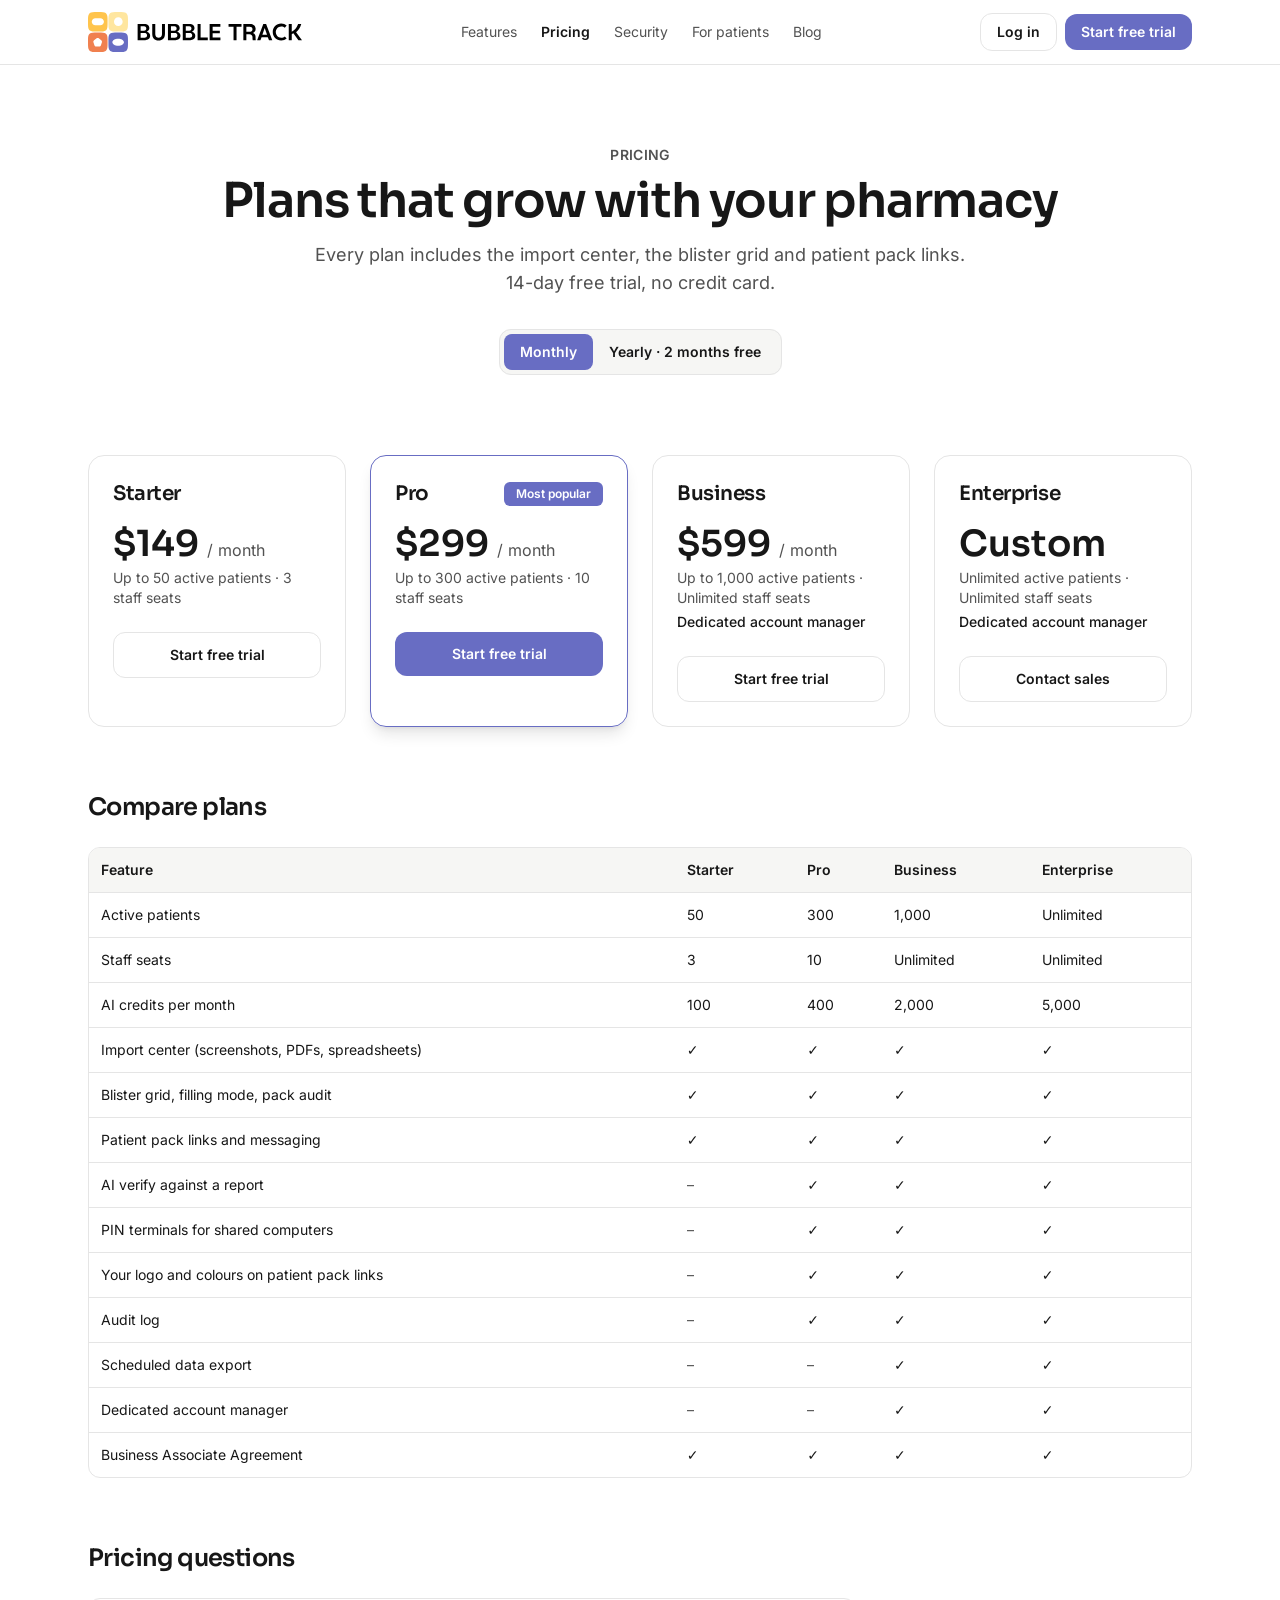
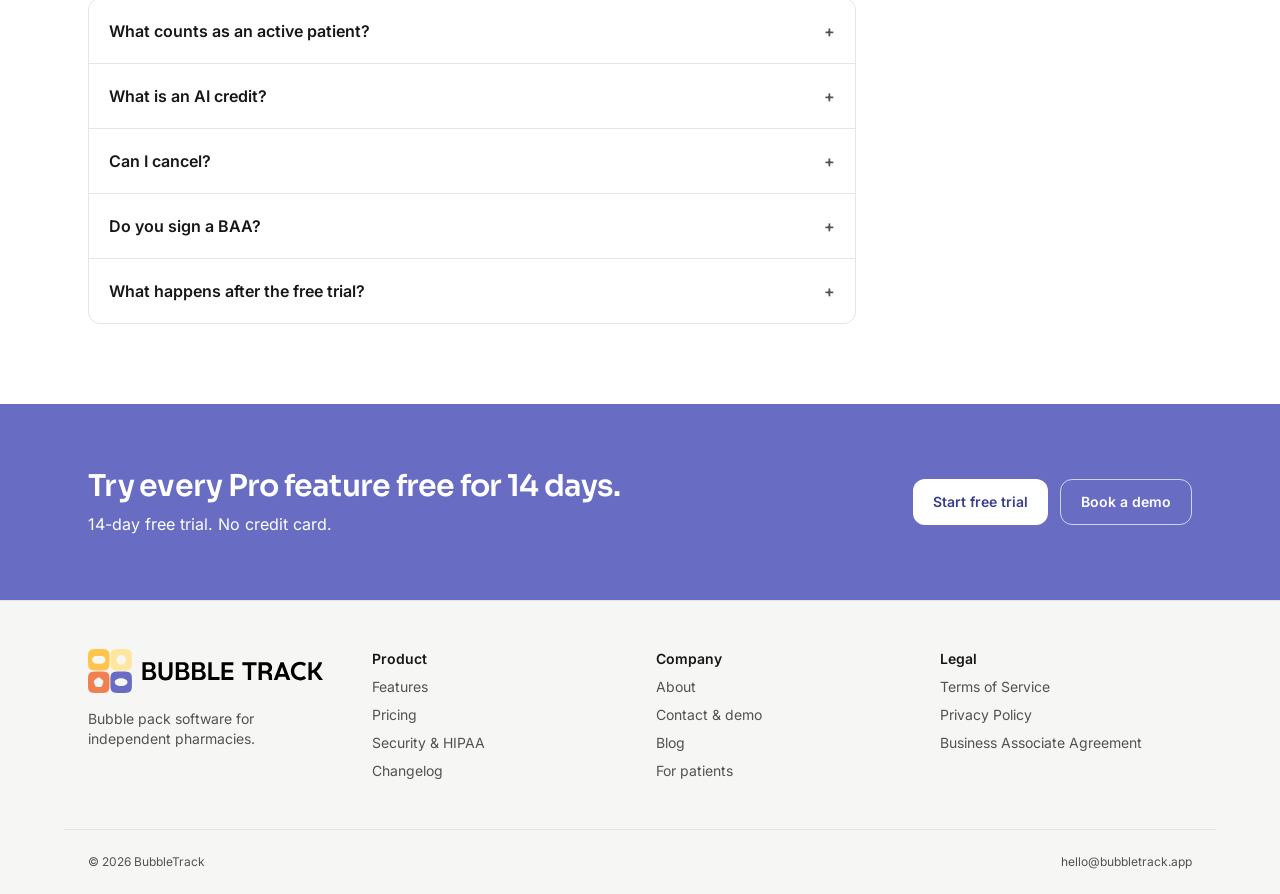
<file: pricing/index.html>
<!DOCTYPE html><html lang="en"> <head><meta charset="utf-8"><meta name="viewport" content="width=device-width, initial-scale=1"><title>Pricing · BubbleTrack</title><meta name="description" content="Simple plans for independent pharmacies, priced by active patients. Pay yearly and get two months free. 14-day free trial, no credit card."><link rel="canonical" href="https://bubbletrack.app/pricing/"><link rel="icon" href="/favicon.png" type="image/png"><link rel="apple-touch-icon" href="/favicon.png"><link rel="sitemap" href="/sitemap-index.xml"><meta property="og:type" content="website"><meta property="og:site_name" content="BubbleTrack"><meta property="og:title" content="Pricing · BubbleTrack"><meta property="og:description" content="Simple plans for independent pharmacies, priced by active patients. Pay yearly and get two months free. 14-day free trial, no credit card."><meta property="og:url" content="https://bubbletrack.app/pricing/"><meta property="og:image" content="https://bubbletrack.app/og.jpg"><meta property="og:image:width" content="1200"><meta property="og:image:height" content="630"><meta property="og:image:alt" content="BubbleTrack: a patient's bubble pack on the blister grid"><meta name="twitter:card" content="summary_large_image"><meta name="twitter:image" content="https://bubbletrack.app/og.jpg"><meta name="theme-color" content="#686dc3"><script type="application/ld+json">{"@context":"https://schema.org","@type":"Organization","name":"BubbleTrack","url":"https://bubbletrack.app","email":"hello@bubbletrack.app"}</script><script type="application/ld+json">{"@context":"https://schema.org","@type":"FAQPage","mainEntity":[{"@type":"Question","name":"What counts as an active patient?","acceptedAnswer":{"@type":"Answer","text":"A patient whose pack or medication list was worked on in the last 60 days. Other patients keep their history and don’t count toward your plan."}},{"@type":"Question","name":"What is an AI credit?","acceptedAnswer":{"@type":"Answer","text":"Reading one page of a screenshot or PDF with AI uses one credit, and so does matching the columns of a spreadsheet (none when a saved template already matches). Unused credits don’t roll over."}},{"@type":"Question","name":"Can I cancel?","acceptedAnswer":{"@type":"Answer","text":"Yes, any time from Settings › Billing. Your plan runs to the end of the period you paid for, and you can export your data."}},{"@type":"Question","name":"Do you sign a BAA?","acceptedAnswer":{"@type":"Answer","text":"Yes. Every pharmacy accepts our Business Associate Agreement when it signs up, on every plan."}},{"@type":"Question","name":"What happens after the free trial?","acceptedAnswer":{"@type":"Answer","text":"The 14-day trial runs on Pro features with lower limits. Choose any plan to continue; without one the pharmacy becomes read-only and your data is kept for 90 days."}}]}</script><link rel="stylesheet" href="/_astro/about.ClD7g04Q.css"></head> <body class="flex min-h-svh flex-col"> <a href="#main" class="sr-only focus:not-sr-only focus:absolute focus:top-2 focus:left-2 focus:rounded focus:bg-white focus:p-2">
Skip to content
</a> <header class="sticky top-0 z-10 border-b border-line bg-white/90 backdrop-blur"> <div class="container-page flex h-16 items-center justify-between gap-4"> <!-- The full horizontal logo: mark and wordmark (founder files, D-131; was on hold in D-95). --><a href="/" class="flex shrink-0 items-center no-underline"> <img src="/brand/logo.svg" alt="BubbleTrack" width="1311" height="245" class="w-auto h-8 lg:h-10"> </a> <nav aria-label="Main" class="hidden items-center gap-6 text-sm md:flex"> <a href="/features" class="no-underline hover:text-ink text-muted"> Features </a><a href="/pricing" class="no-underline hover:text-ink font-semibold text-ink" aria-current="page"> Pricing </a><a href="/security" class="no-underline hover:text-ink text-muted"> Security </a><a href="/patients" class="no-underline hover:text-ink text-muted"> For patients </a><a href="/blog" class="no-underline hover:text-ink text-muted"> Blog </a> </nav> <div class="hidden items-center gap-2 md:flex"> <a href="https://app.bubbletrack.app/login" class="btn-secondary px-4 py-2 no-underline">Log in</a> <a href="https://app.bubbletrack.app/signup" data-signup class="btn-primary px-4 py-2 no-underline">Start free trial</a> </div> <details class="relative md:hidden"> <summary class="btn-secondary list-none px-3 py-2" aria-label="Menu">Menu</summary> <div class="absolute right-0 mt-2 grid w-56 gap-1 rounded-xl border border-line bg-white p-2 shadow-lg"> <a href="/features" class="rounded-lg px-3 py-2 text-sm no-underline hover:bg-soft">Features</a><a href="/pricing" class="rounded-lg px-3 py-2 text-sm no-underline hover:bg-soft">Pricing</a><a href="/security" class="rounded-lg px-3 py-2 text-sm no-underline hover:bg-soft">Security</a><a href="/patients" class="rounded-lg px-3 py-2 text-sm no-underline hover:bg-soft">For patients</a><a href="/blog" class="rounded-lg px-3 py-2 text-sm no-underline hover:bg-soft">Blog</a> <a href="https://app.bubbletrack.app/login" class="rounded-lg px-3 py-2 text-sm no-underline hover:bg-soft">Log in</a> <a href="https://app.bubbletrack.app/signup" data-signup class="btn-primary mt-1 no-underline">Start free trial</a> </div> </details> </div> </header> <main id="main" class="flex-1">  <section class="container-page py-16 text-center lg:py-20"> <p class="eyebrow">Pricing</p> <h1 class="mt-3 text-4xl font-semibold sm:text-5xl">Plans that grow with your pharmacy</h1> <p class="mx-auto mt-4 max-w-2xl text-lg text-muted">
Every plan includes the import center, the blister grid and patient pack links. 14-day free trial, no credit
      card.
</p> <fieldset class="mx-auto mt-8 inline-flex rounded-xl border border-line bg-soft p-1" id="billing"> <legend class="sr-only">Billing period</legend> <label class="cursor-pointer rounded-lg px-4 py-2 text-sm font-semibold has-checked:bg-brand has-checked:text-white"> <input type="radio" name="interval" value="month" class="sr-only" checked>
Monthly
</label> <label class="cursor-pointer rounded-lg px-4 py-2 text-sm font-semibold has-checked:bg-brand has-checked:text-white"> <input type="radio" name="interval" value="year" class="sr-only">
Yearly · 2 months free
</label> </fieldset> </section> <section class="container-page grid gap-6 pb-16 md:grid-cols-2 xl:grid-cols-4" id="plans" data-interval="month"> <article class="flex flex-col rounded-2xl border p-6 text-left border-line" data-plan="starter"> <div class="flex items-center justify-between"> <h2 class="text-xl font-semibold">Starter</h2>  </div> <p class="mt-4"> <span class="font-heading text-4xl font-semibold" data-price-month> $149 </span> <span class="hidden font-heading text-4xl font-semibold" data-price-year> $1,490 </span> <span class="text-muted" data-per-month>  
/ month
</span> <span class="hidden text-muted" data-per-year>  
/ year
</span> </p> <p class="mt-1 text-sm text-muted"> Up to 50 active patients
            · 3 staff seats
</p>  <a href="https://app.bubbletrack.app/signup?plan=starter&interval=month" data-signup data-plan-link="starter" class="mt-6 no-underline btn-secondary">
Start free trial
</a> </article><article class="flex flex-col rounded-2xl border p-6 text-left border-brand shadow-lg" data-plan="professional"> <div class="flex items-center justify-between"> <h2 class="text-xl font-semibold">Pro</h2> <span class="rounded-md bg-brand px-3 py-1 text-xs font-semibold text-white">Most popular</span> </div> <p class="mt-4"> <span class="font-heading text-4xl font-semibold" data-price-month> $299 </span> <span class="hidden font-heading text-4xl font-semibold" data-price-year> $2,990 </span> <span class="text-muted" data-per-month>  
/ month
</span> <span class="hidden text-muted" data-per-year>  
/ year
</span> </p> <p class="mt-1 text-sm text-muted"> Up to 300 active patients
            · 10 staff seats
</p>  <a href="https://app.bubbletrack.app/signup?plan=professional&interval=month" data-signup data-plan-link="professional" class="mt-6 no-underline btn-primary">
Start free trial
</a> </article><article class="flex flex-col rounded-2xl border p-6 text-left border-line" data-plan="business"> <div class="flex items-center justify-between"> <h2 class="text-xl font-semibold">Business</h2>  </div> <p class="mt-4"> <span class="font-heading text-4xl font-semibold" data-price-month> $599 </span> <span class="hidden font-heading text-4xl font-semibold" data-price-year> $5,990 </span> <span class="text-muted" data-per-month>  
/ month
</span> <span class="hidden text-muted" data-per-year>  
/ year
</span> </p> <p class="mt-1 text-sm text-muted"> Up to 1,000 active patients
            · Unlimited staff seats
</p> <p class="mt-1 text-sm font-medium">Dedicated account manager</p> <a href="https://app.bubbletrack.app/signup?plan=business&interval=month" data-signup data-plan-link="business" class="mt-6 no-underline btn-secondary">
Start free trial
</a> </article><article class="flex flex-col rounded-2xl border p-6 text-left border-line" data-plan="enterprise"> <div class="flex items-center justify-between"> <h2 class="text-xl font-semibold">Enterprise</h2>  </div> <p class="mt-4 font-heading text-4xl font-semibold">Custom</p> <p class="mt-1 text-sm text-muted"> Unlimited active patients
            · Unlimited staff seats
</p> <p class="mt-1 text-sm font-medium">Dedicated account manager</p> <a href="/contact" class="btn-secondary mt-6 no-underline">
Contact sales
</a> </article> </section> <section class="container-page pb-16"> <h2 class="mb-6 text-2xl font-semibold">Compare plans</h2> <div class="overflow-x-auto rounded-xl border border-line"> <table class="w-full min-w-[640px] border-collapse text-sm"> <thead class="bg-soft"> <tr> <th scope="col" class="p-3 text-left font-semibold">Feature</th> <th scope="col" class="p-3 text-left font-semibold">Starter</th><th scope="col" class="p-3 text-left font-semibold">Pro</th><th scope="col" class="p-3 text-left font-semibold">Business</th><th scope="col" class="p-3 text-left font-semibold">Enterprise</th> </tr> </thead> <tbody> <tr class="border-t border-line"> <th scope="row" class="p-3 text-left font-normal"> Active patients </th> <td class="p-3"> 50 </td><td class="p-3"> 300 </td><td class="p-3"> 1,000 </td><td class="p-3"> Unlimited </td> </tr><tr class="border-t border-line"> <th scope="row" class="p-3 text-left font-normal"> Staff seats </th> <td class="p-3"> 3 </td><td class="p-3"> 10 </td><td class="p-3"> Unlimited </td><td class="p-3"> Unlimited </td> </tr><tr class="border-t border-line"> <th scope="row" class="p-3 text-left font-normal"> AI credits per month </th> <td class="p-3"> 100 </td><td class="p-3"> 400 </td><td class="p-3"> 2,000 </td><td class="p-3"> 5,000 </td> </tr><tr class="border-t border-line"> <th scope="row" class="p-3 text-left font-normal"> Import center (screenshots, PDFs, spreadsheets) </th> <td class="p-3"> <span aria-label="Included">✓</span> </td><td class="p-3"> <span aria-label="Included">✓</span> </td><td class="p-3"> <span aria-label="Included">✓</span> </td><td class="p-3"> <span aria-label="Included">✓</span> </td> </tr><tr class="border-t border-line"> <th scope="row" class="p-3 text-left font-normal"> Blister grid, filling mode, pack audit </th> <td class="p-3"> <span aria-label="Included">✓</span> </td><td class="p-3"> <span aria-label="Included">✓</span> </td><td class="p-3"> <span aria-label="Included">✓</span> </td><td class="p-3"> <span aria-label="Included">✓</span> </td> </tr><tr class="border-t border-line"> <th scope="row" class="p-3 text-left font-normal"> Patient pack links and messaging </th> <td class="p-3"> <span aria-label="Included">✓</span> </td><td class="p-3"> <span aria-label="Included">✓</span> </td><td class="p-3"> <span aria-label="Included">✓</span> </td><td class="p-3"> <span aria-label="Included">✓</span> </td> </tr><tr class="border-t border-line"> <th scope="row" class="p-3 text-left font-normal"> AI verify against a report </th> <td class="p-3"> <span aria-label="Not included" class="text-muted">
–
</span> </td><td class="p-3"> <span aria-label="Included">✓</span> </td><td class="p-3"> <span aria-label="Included">✓</span> </td><td class="p-3"> <span aria-label="Included">✓</span> </td> </tr><tr class="border-t border-line"> <th scope="row" class="p-3 text-left font-normal"> PIN terminals for shared computers </th> <td class="p-3"> <span aria-label="Not included" class="text-muted">
–
</span> </td><td class="p-3"> <span aria-label="Included">✓</span> </td><td class="p-3"> <span aria-label="Included">✓</span> </td><td class="p-3"> <span aria-label="Included">✓</span> </td> </tr><tr class="border-t border-line"> <th scope="row" class="p-3 text-left font-normal"> Your logo and colours on patient pack links </th> <td class="p-3"> <span aria-label="Not included" class="text-muted">
–
</span> </td><td class="p-3"> <span aria-label="Included">✓</span> </td><td class="p-3"> <span aria-label="Included">✓</span> </td><td class="p-3"> <span aria-label="Included">✓</span> </td> </tr><tr class="border-t border-line"> <th scope="row" class="p-3 text-left font-normal"> Audit log </th> <td class="p-3"> <span aria-label="Not included" class="text-muted">
–
</span> </td><td class="p-3"> <span aria-label="Included">✓</span> </td><td class="p-3"> <span aria-label="Included">✓</span> </td><td class="p-3"> <span aria-label="Included">✓</span> </td> </tr><tr class="border-t border-line"> <th scope="row" class="p-3 text-left font-normal"> Scheduled data export </th> <td class="p-3"> <span aria-label="Not included" class="text-muted">
–
</span> </td><td class="p-3"> <span aria-label="Not included" class="text-muted">
–
</span> </td><td class="p-3"> <span aria-label="Included">✓</span> </td><td class="p-3"> <span aria-label="Included">✓</span> </td> </tr><tr class="border-t border-line"> <th scope="row" class="p-3 text-left font-normal"> Dedicated account manager </th> <td class="p-3"> <span aria-label="Not included" class="text-muted">
–
</span> </td><td class="p-3"> <span aria-label="Not included" class="text-muted">
–
</span> </td><td class="p-3"> <span aria-label="Included">✓</span> </td><td class="p-3"> <span aria-label="Included">✓</span> </td> </tr><tr class="border-t border-line"> <th scope="row" class="p-3 text-left font-normal"> Business Associate Agreement </th> <td class="p-3"> <span aria-label="Included">✓</span> </td><td class="p-3"> <span aria-label="Included">✓</span> </td><td class="p-3"> <span aria-label="Included">✓</span> </td><td class="p-3"> <span aria-label="Included">✓</span> </td> </tr> </tbody> </table> </div> </section> <section class="container-page pb-20"> <h2 class="mb-6 text-2xl font-semibold">Pricing questions</h2> <div class="max-w-3xl"><div class="divide-y divide-line rounded-xl border border-line"> <details class="group p-5"> <summary class="flex cursor-pointer list-none items-center justify-between gap-4 font-semibold"> What counts as an active patient? <span class="text-muted transition-transform group-open:rotate-45" aria-hidden="true">
+
</span> </summary> <p class="mt-3 text-muted">A patient whose pack or medication list was worked on in the last 60 days. Other patients keep their history and don’t count toward your plan.</p> </details><details class="group p-5"> <summary class="flex cursor-pointer list-none items-center justify-between gap-4 font-semibold"> What is an AI credit? <span class="text-muted transition-transform group-open:rotate-45" aria-hidden="true">
+
</span> </summary> <p class="mt-3 text-muted">Reading one page of a screenshot or PDF with AI uses one credit, and so does matching the columns of a spreadsheet (none when a saved template already matches). Unused credits don’t roll over.</p> </details><details class="group p-5"> <summary class="flex cursor-pointer list-none items-center justify-between gap-4 font-semibold"> Can I cancel? <span class="text-muted transition-transform group-open:rotate-45" aria-hidden="true">
+
</span> </summary> <p class="mt-3 text-muted">Yes, any time from Settings › Billing. Your plan runs to the end of the period you paid for, and you can export your data.</p> </details><details class="group p-5"> <summary class="flex cursor-pointer list-none items-center justify-between gap-4 font-semibold"> Do you sign a BAA? <span class="text-muted transition-transform group-open:rotate-45" aria-hidden="true">
+
</span> </summary> <p class="mt-3 text-muted">Yes. Every pharmacy accepts our Business Associate Agreement when it signs up, on every plan.</p> </details><details class="group p-5"> <summary class="flex cursor-pointer list-none items-center justify-between gap-4 font-semibold"> What happens after the free trial? <span class="text-muted transition-transform group-open:rotate-45" aria-hidden="true">
+
</span> </summary> <p class="mt-3 text-muted">The 14-day trial runs on Pro features with lower limits. Choose any plan to continue; without one the pharmacy becomes read-only and your data is kept for 90 days.</p> </details> </div></div> </section> <section class="bg-brand py-16 text-white"> <div class="container-page flex flex-col items-start justify-between gap-6 md:flex-row md:items-center"> <div> <h2 class="text-2xl font-semibold text-white sm:text-3xl">Try every Pro feature free for 14 days.</h2> <p class="mt-2 text-white">14-day free trial. No credit card.</p> </div> <div class="flex flex-wrap gap-3"> <a href="https://app.bubbletrack.app/signup" data-signup class="btn bg-white text-brand-ink no-underline hover:bg-brand-tint">
Start free trial
</a> <a href="/contact" class="btn border border-white/70 text-white no-underline hover:bg-brand-dark">
Book a demo
</a> </div> </div> </section>  </main> <footer class="border-t border-line bg-soft"> <div class="container-page grid gap-8 py-12 text-sm sm:grid-cols-2 lg:grid-cols-4"> <div class="grid content-start gap-4"> <!-- The full horizontal logo: mark and wordmark (founder files, D-131; was on hold in D-95). --><a href="/" class="flex shrink-0 items-center no-underline"> <img src="/brand/logo.svg" alt="BubbleTrack" width="1311" height="245" class="w-auto h-11"> </a> <p class="text-muted">Bubble pack software for independent pharmacies.</p> </div> <nav aria-label="Product" class="grid content-start gap-2"> <p class="font-semibold">Product</p> <a href="/features" class="text-muted no-underline hover:text-ink">Features</a> <a href="/pricing" class="text-muted no-underline hover:text-ink">Pricing</a> <a href="/security" class="text-muted no-underline hover:text-ink">Security &amp; HIPAA</a> <a href="/changelog" class="text-muted no-underline hover:text-ink">Changelog</a> </nav> <nav aria-label="Company" class="grid content-start gap-2"> <p class="font-semibold">Company</p> <a href="/about" class="text-muted no-underline hover:text-ink">About</a> <a href="/contact" class="text-muted no-underline hover:text-ink">Contact &amp; demo</a> <a href="/blog" class="text-muted no-underline hover:text-ink">Blog</a> <a href="/patients" class="text-muted no-underline hover:text-ink">For patients</a> </nav> <nav aria-label="Legal" class="grid content-start gap-2"> <p class="font-semibold">Legal</p> <a href="/legal/terms" class="text-muted no-underline hover:text-ink">Terms of Service</a> <a href="/legal/privacy" class="text-muted no-underline hover:text-ink">Privacy Policy</a> <a href="/legal/baa" class="text-muted no-underline hover:text-ink">Business Associate Agreement</a> </nav> </div> <div class="container-page flex flex-wrap justify-between gap-2 border-t border-line py-6 text-xs text-muted"> <p>© 2026 BubbleTrack</p> <p> <a href="mailto:hello@bubbletrack.app" class="no-underline hover:text-ink">hello@bubbletrack.app</a> </p> </div> </footer> <script type="module">const c=new URLSearchParams(location.search),r=[...c.entries()].filter(([e])=>e.startsWith("utm_"));r.length&&document.querySelectorAll("a[data-signup]").forEach(e=>{const t=new URL(e.href);r.forEach(([a,s])=>t.searchParams.set(a,s)),e.href=t.toString()});</script> </body> </html> <script type="module">const r=document.getElementById("plans");document.querySelectorAll("#billing input").forEach(t=>t.addEventListener("change",()=>{const a=t.value==="year";r.querySelectorAll("[data-price-month],[data-per-month]").forEach(e=>e.classList.toggle("hidden",a)),r.querySelectorAll("[data-price-year],[data-per-year]").forEach(e=>e.classList.toggle("hidden",!a)),r.querySelectorAll("[data-plan-link]").forEach(e=>{const l=new URL(e.href);l.searchParams.set("interval",a?"year":"month"),e.href=l.toString()})}));</script>
</file>
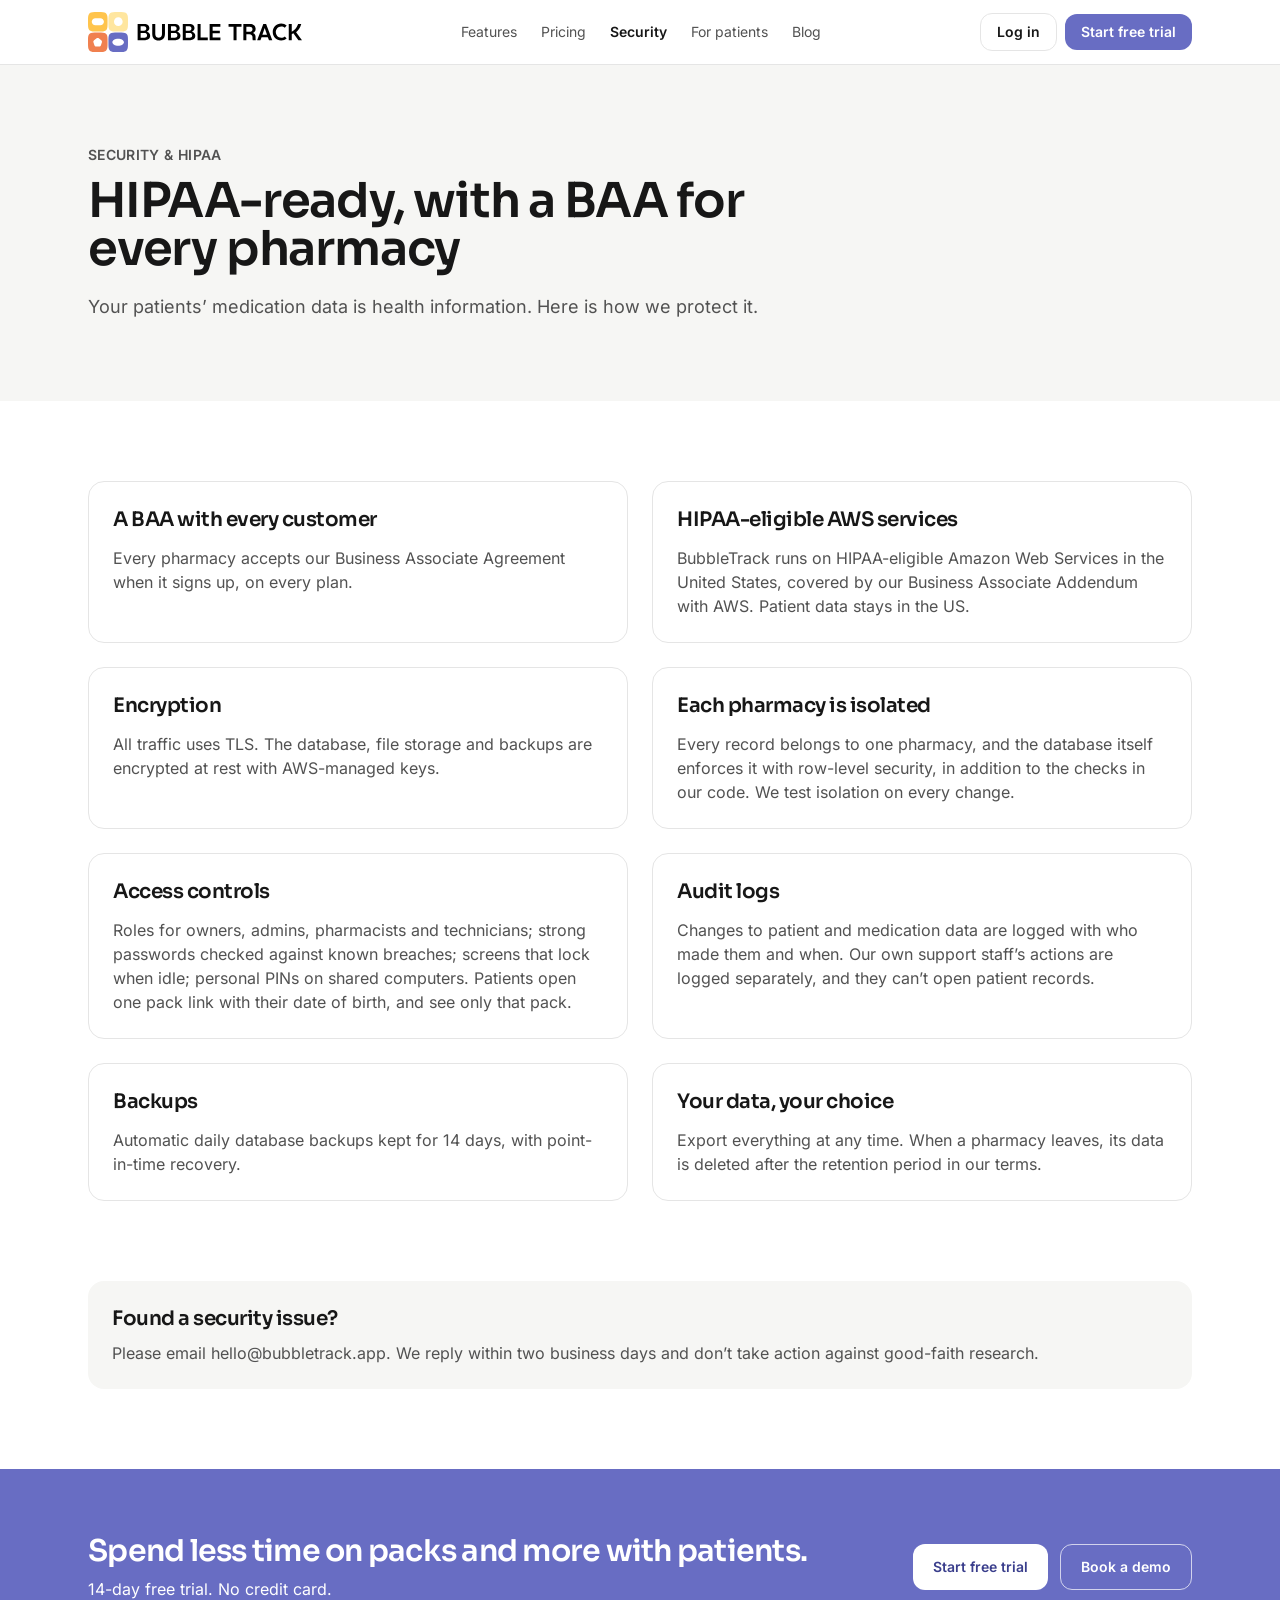
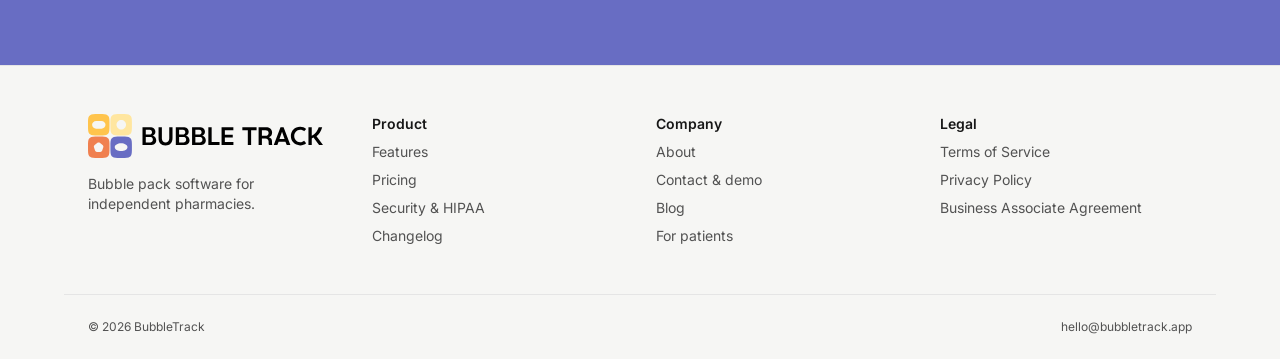
<file: security/index.html>
<!DOCTYPE html><html lang="en"> <head><meta charset="utf-8"><meta name="viewport" content="width=device-width, initial-scale=1"><title>Security &amp; HIPAA · BubbleTrack</title><meta name="description" content="We sign a BAA with every pharmacy, run on HIPAA-eligible AWS services in the US, encrypt everything, and isolate each pharmacy's data in the database."><link rel="canonical" href="https://bubbletrack.app/security/"><link rel="icon" href="/favicon.png" type="image/png"><link rel="apple-touch-icon" href="/favicon.png"><link rel="sitemap" href="/sitemap-index.xml"><meta property="og:type" content="website"><meta property="og:site_name" content="BubbleTrack"><meta property="og:title" content="Security &#38; HIPAA · BubbleTrack"><meta property="og:description" content="We sign a BAA with every pharmacy, run on HIPAA-eligible AWS services in the US, encrypt everything, and isolate each pharmacy's data in the database."><meta property="og:url" content="https://bubbletrack.app/security/"><meta property="og:image" content="https://bubbletrack.app/og.jpg"><meta property="og:image:width" content="1200"><meta property="og:image:height" content="630"><meta property="og:image:alt" content="BubbleTrack: a patient's bubble pack on the blister grid"><meta name="twitter:card" content="summary_large_image"><meta name="twitter:image" content="https://bubbletrack.app/og.jpg"><meta name="theme-color" content="#686dc3"><script type="application/ld+json">{"@context":"https://schema.org","@type":"Organization","name":"BubbleTrack","url":"https://bubbletrack.app","email":"hello@bubbletrack.app"}</script><link rel="stylesheet" href="/_astro/about.ClD7g04Q.css"></head> <body class="flex min-h-svh flex-col"> <a href="#main" class="sr-only focus:not-sr-only focus:absolute focus:top-2 focus:left-2 focus:rounded focus:bg-white focus:p-2">
Skip to content
</a> <header class="sticky top-0 z-10 border-b border-line bg-white/90 backdrop-blur"> <div class="container-page flex h-16 items-center justify-between gap-4"> <!-- The full horizontal logo: mark and wordmark (founder files, D-131; was on hold in D-95). --><a href="/" class="flex shrink-0 items-center no-underline"> <img src="/brand/logo.svg" alt="BubbleTrack" width="1311" height="245" class="w-auto h-8 lg:h-10"> </a> <nav aria-label="Main" class="hidden items-center gap-6 text-sm md:flex"> <a href="/features" class="no-underline hover:text-ink text-muted"> Features </a><a href="/pricing" class="no-underline hover:text-ink text-muted"> Pricing </a><a href="/security" class="no-underline hover:text-ink font-semibold text-ink" aria-current="page"> Security </a><a href="/patients" class="no-underline hover:text-ink text-muted"> For patients </a><a href="/blog" class="no-underline hover:text-ink text-muted"> Blog </a> </nav> <div class="hidden items-center gap-2 md:flex"> <a href="https://app.bubbletrack.app/login" class="btn-secondary px-4 py-2 no-underline">Log in</a> <a href="https://app.bubbletrack.app/signup" data-signup class="btn-primary px-4 py-2 no-underline">Start free trial</a> </div> <details class="relative md:hidden"> <summary class="btn-secondary list-none px-3 py-2" aria-label="Menu">Menu</summary> <div class="absolute right-0 mt-2 grid w-56 gap-1 rounded-xl border border-line bg-white p-2 shadow-lg"> <a href="/features" class="rounded-lg px-3 py-2 text-sm no-underline hover:bg-soft">Features</a><a href="/pricing" class="rounded-lg px-3 py-2 text-sm no-underline hover:bg-soft">Pricing</a><a href="/security" class="rounded-lg px-3 py-2 text-sm no-underline hover:bg-soft">Security</a><a href="/patients" class="rounded-lg px-3 py-2 text-sm no-underline hover:bg-soft">For patients</a><a href="/blog" class="rounded-lg px-3 py-2 text-sm no-underline hover:bg-soft">Blog</a> <a href="https://app.bubbletrack.app/login" class="rounded-lg px-3 py-2 text-sm no-underline hover:bg-soft">Log in</a> <a href="https://app.bubbletrack.app/signup" data-signup class="btn-primary mt-1 no-underline">Start free trial</a> </div> </details> </div> </header> <main id="main" class="flex-1">  <section class="bg-soft"> <div class="container-page py-16 lg:py-20"> <p class="eyebrow">Security &amp; HIPAA</p> <h1 class="mt-3 max-w-3xl text-4xl font-semibold sm:text-5xl">HIPAA-ready, with a BAA for every pharmacy</h1> <p class="mt-5 max-w-2xl text-lg text-muted">
Your patients’ medication data is health information. Here is how we protect it.
</p> </div> </section> <section class="container-page grid gap-6 py-16 md:grid-cols-2 lg:py-20"> <article class="rounded-2xl border border-line p-6"> <h2 class="text-xl font-semibold">A BAA with every customer</h2> <p class="mt-3 text-muted">Every pharmacy accepts our Business Associate Agreement when it signs up, on every plan.</p> </article><article class="rounded-2xl border border-line p-6"> <h2 class="text-xl font-semibold">HIPAA-eligible AWS services</h2> <p class="mt-3 text-muted">BubbleTrack runs on HIPAA-eligible Amazon Web Services in the United States, covered by our Business Associate Addendum with AWS. Patient data stays in the US.</p> </article><article class="rounded-2xl border border-line p-6"> <h2 class="text-xl font-semibold">Encryption</h2> <p class="mt-3 text-muted">All traffic uses TLS. The database, file storage and backups are encrypted at rest with AWS-managed keys.</p> </article><article class="rounded-2xl border border-line p-6"> <h2 class="text-xl font-semibold">Each pharmacy is isolated</h2> <p class="mt-3 text-muted">Every record belongs to one pharmacy, and the database itself enforces it with row-level security, in addition to the checks in our code. We test isolation on every change.</p> </article><article class="rounded-2xl border border-line p-6"> <h2 class="text-xl font-semibold">Access controls</h2> <p class="mt-3 text-muted">Roles for owners, admins, pharmacists and technicians; strong passwords checked against known breaches; screens that lock when idle; personal PINs on shared computers. Patients open one pack link with their date of birth, and see only that pack.</p> </article><article class="rounded-2xl border border-line p-6"> <h2 class="text-xl font-semibold">Audit logs</h2> <p class="mt-3 text-muted">Changes to patient and medication data are logged with who made them and when. Our own support staff’s actions are logged separately, and they can’t open patient records.</p> </article><article class="rounded-2xl border border-line p-6"> <h2 class="text-xl font-semibold">Backups</h2> <p class="mt-3 text-muted">Automatic daily database backups kept for 14 days, with point-in-time recovery.</p> </article><article class="rounded-2xl border border-line p-6"> <h2 class="text-xl font-semibold">Your data, your choice</h2> <p class="mt-3 text-muted">Export everything at any time. When a pharmacy leaves, its data is deleted after the retention period in our terms.</p> </article> </section> <section class="container-page pb-20"> <div class="rounded-2xl bg-soft p-6"> <h2 class="text-xl font-semibold">Found a security issue?</h2> <p class="mt-2 text-muted">
Please email <a href="mailto:hello@bubbletrack.app">hello@bubbletrack.app</a>. We reply within two business days and
        don’t take action against good-faith research.
</p> </div> </section> <section class="bg-brand py-16 text-white"> <div class="container-page flex flex-col items-start justify-between gap-6 md:flex-row md:items-center"> <div> <h2 class="text-2xl font-semibold text-white sm:text-3xl">Spend less time on packs and more with patients.</h2> <p class="mt-2 text-white">14-day free trial. No credit card.</p> </div> <div class="flex flex-wrap gap-3"> <a href="https://app.bubbletrack.app/signup" data-signup class="btn bg-white text-brand-ink no-underline hover:bg-brand-tint">
Start free trial
</a> <a href="/contact" class="btn border border-white/70 text-white no-underline hover:bg-brand-dark">
Book a demo
</a> </div> </div> </section>  </main> <footer class="border-t border-line bg-soft"> <div class="container-page grid gap-8 py-12 text-sm sm:grid-cols-2 lg:grid-cols-4"> <div class="grid content-start gap-4"> <!-- The full horizontal logo: mark and wordmark (founder files, D-131; was on hold in D-95). --><a href="/" class="flex shrink-0 items-center no-underline"> <img src="/brand/logo.svg" alt="BubbleTrack" width="1311" height="245" class="w-auto h-11"> </a> <p class="text-muted">Bubble pack software for independent pharmacies.</p> </div> <nav aria-label="Product" class="grid content-start gap-2"> <p class="font-semibold">Product</p> <a href="/features" class="text-muted no-underline hover:text-ink">Features</a> <a href="/pricing" class="text-muted no-underline hover:text-ink">Pricing</a> <a href="/security" class="text-muted no-underline hover:text-ink">Security &amp; HIPAA</a> <a href="/changelog" class="text-muted no-underline hover:text-ink">Changelog</a> </nav> <nav aria-label="Company" class="grid content-start gap-2"> <p class="font-semibold">Company</p> <a href="/about" class="text-muted no-underline hover:text-ink">About</a> <a href="/contact" class="text-muted no-underline hover:text-ink">Contact &amp; demo</a> <a href="/blog" class="text-muted no-underline hover:text-ink">Blog</a> <a href="/patients" class="text-muted no-underline hover:text-ink">For patients</a> </nav> <nav aria-label="Legal" class="grid content-start gap-2"> <p class="font-semibold">Legal</p> <a href="/legal/terms" class="text-muted no-underline hover:text-ink">Terms of Service</a> <a href="/legal/privacy" class="text-muted no-underline hover:text-ink">Privacy Policy</a> <a href="/legal/baa" class="text-muted no-underline hover:text-ink">Business Associate Agreement</a> </nav> </div> <div class="container-page flex flex-wrap justify-between gap-2 border-t border-line py-6 text-xs text-muted"> <p>© 2026 BubbleTrack</p> <p> <a href="mailto:hello@bubbletrack.app" class="no-underline hover:text-ink">hello@bubbletrack.app</a> </p> </div> </footer> <script type="module">const c=new URLSearchParams(location.search),r=[...c.entries()].filter(([e])=>e.startsWith("utm_"));r.length&&document.querySelectorAll("a[data-signup]").forEach(e=>{const t=new URL(e.href);r.forEach(([a,s])=>t.searchParams.set(a,s)),e.href=t.toString()});</script> </body> </html>
</file>
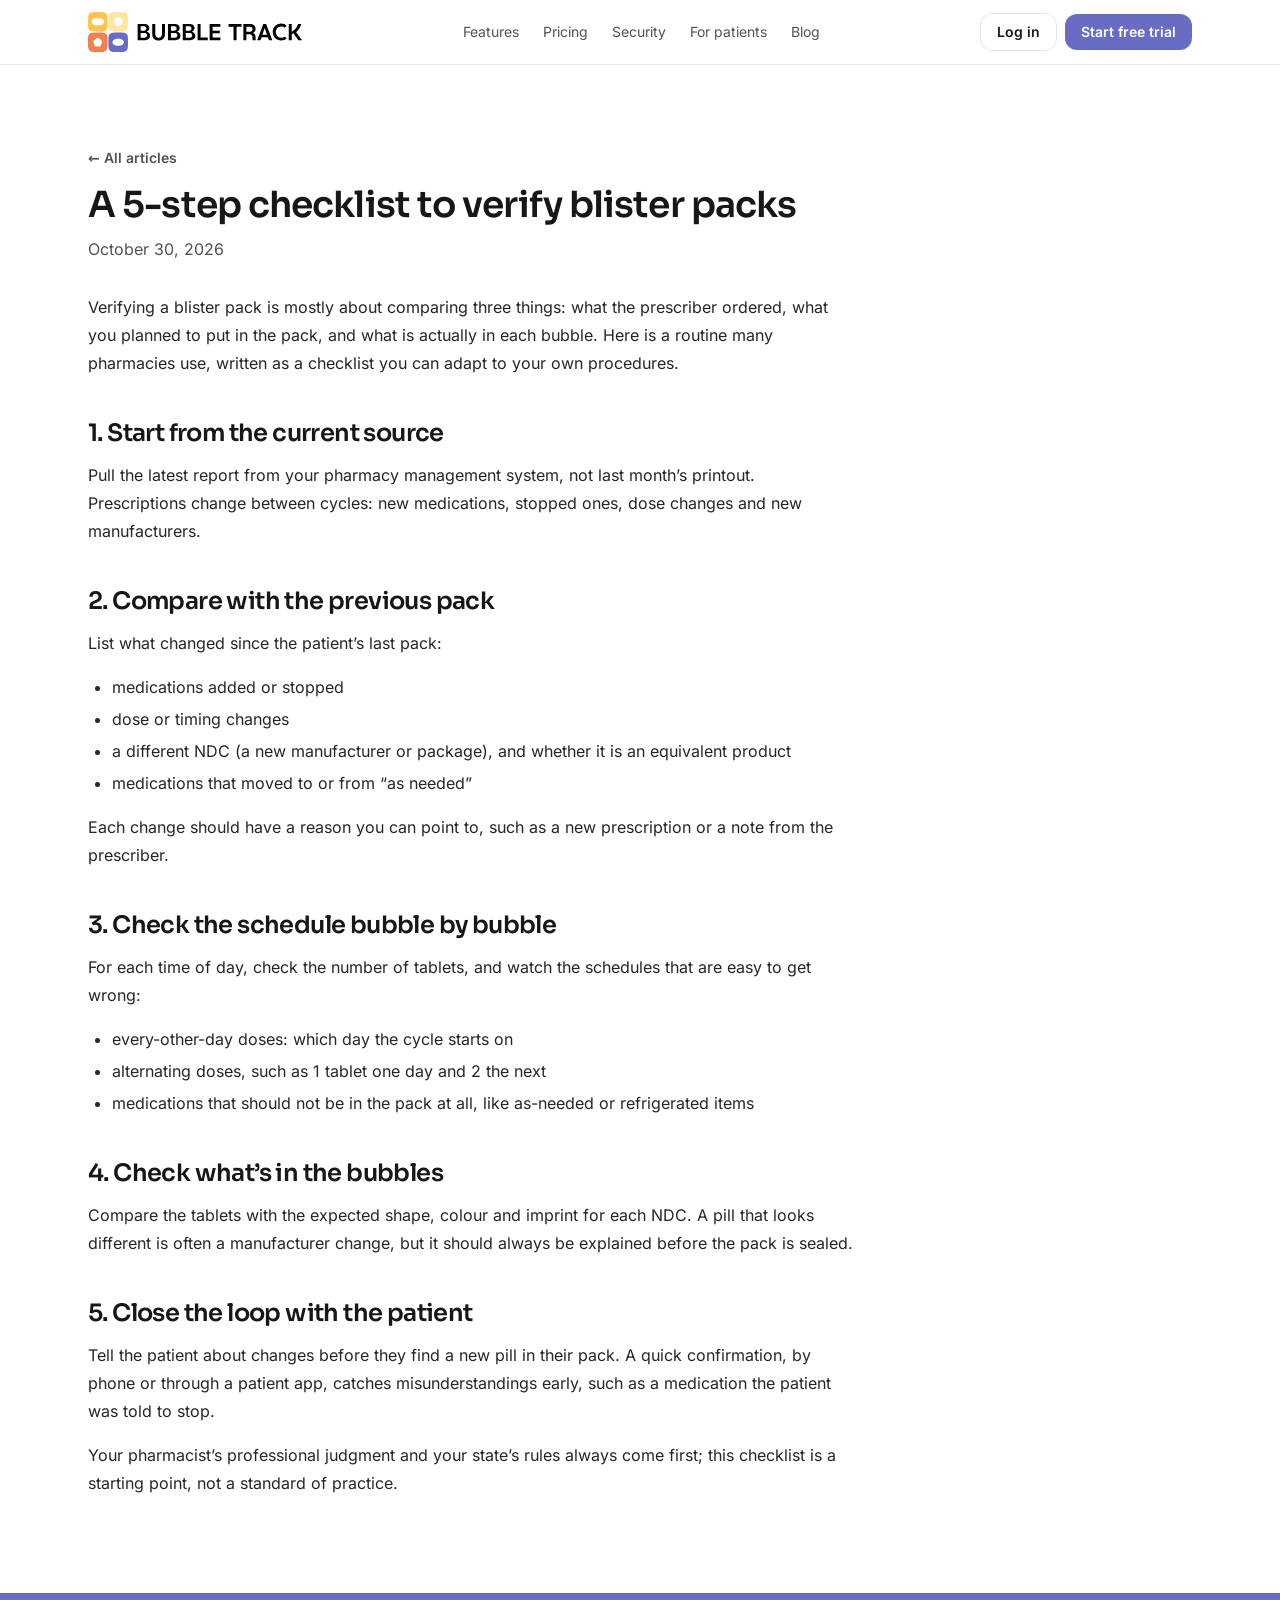
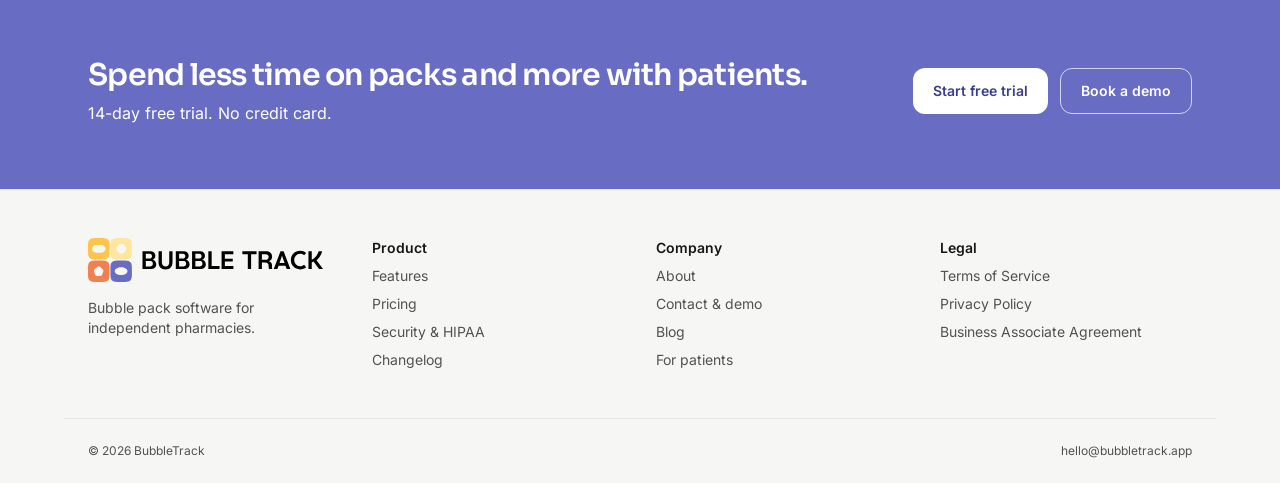
<file: blog/verify-blister-packs-checklist/index.html>
<!DOCTYPE html><html lang="en"> <head><meta charset="utf-8"><meta name="viewport" content="width=device-width, initial-scale=1"><title>A 5-step checklist to verify blister packs · BubbleTrack</title><meta name="description" content="A simple routine for checking multi-dose packs before they are sealed, from the source report to the patient's confirmation."><link rel="canonical" href="https://bubbletrack.app/blog/verify-blister-packs-checklist/"><link rel="icon" href="/favicon.png" type="image/png"><link rel="apple-touch-icon" href="/favicon.png"><link rel="sitemap" href="/sitemap-index.xml"><meta property="og:type" content="website"><meta property="og:site_name" content="BubbleTrack"><meta property="og:title" content="A 5-step checklist to verify blister packs · BubbleTrack"><meta property="og:description" content="A simple routine for checking multi-dose packs before they are sealed, from the source report to the patient's confirmation."><meta property="og:url" content="https://bubbletrack.app/blog/verify-blister-packs-checklist/"><meta property="og:image" content="https://bubbletrack.app/og.jpg"><meta property="og:image:width" content="1200"><meta property="og:image:height" content="630"><meta property="og:image:alt" content="BubbleTrack: a patient's bubble pack on the blister grid"><meta name="twitter:card" content="summary_large_image"><meta name="twitter:image" content="https://bubbletrack.app/og.jpg"><meta name="theme-color" content="#686dc3"><script type="application/ld+json">{"@context":"https://schema.org","@type":"Organization","name":"BubbleTrack","url":"https://bubbletrack.app","email":"hello@bubbletrack.app"}</script><script type="application/ld+json">{"@context":"https://schema.org","@type":"BreadcrumbList","itemListElement":[{"@type":"ListItem","position":1,"name":"Blog","item":"https://bubbletrack.app/blog"},{"@type":"ListItem","position":2,"name":"A 5-step checklist to verify blister packs","item":"https://bubbletrack.app/blog/verify-blister-packs-checklist"}]}</script><link rel="stylesheet" href="/_astro/about.ClD7g04Q.css"></head> <body class="flex min-h-svh flex-col"> <a href="#main" class="sr-only focus:not-sr-only focus:absolute focus:top-2 focus:left-2 focus:rounded focus:bg-white focus:p-2">
Skip to content
</a> <header class="sticky top-0 z-10 border-b border-line bg-white/90 backdrop-blur"> <div class="container-page flex h-16 items-center justify-between gap-4"> <!-- The full horizontal logo: mark and wordmark (founder files, D-131; was on hold in D-95). --><a href="/" class="flex shrink-0 items-center no-underline"> <img src="/brand/logo.svg" alt="BubbleTrack" width="1311" height="245" class="w-auto h-8 lg:h-10"> </a> <nav aria-label="Main" class="hidden items-center gap-6 text-sm md:flex"> <a href="/features" class="no-underline hover:text-ink text-muted"> Features </a><a href="/pricing" class="no-underline hover:text-ink text-muted"> Pricing </a><a href="/security" class="no-underline hover:text-ink text-muted"> Security </a><a href="/patients" class="no-underline hover:text-ink text-muted"> For patients </a><a href="/blog" class="no-underline hover:text-ink text-muted"> Blog </a> </nav> <div class="hidden items-center gap-2 md:flex"> <a href="https://app.bubbletrack.app/login" class="btn-secondary px-4 py-2 no-underline">Log in</a> <a href="https://app.bubbletrack.app/signup" data-signup class="btn-primary px-4 py-2 no-underline">Start free trial</a> </div> <details class="relative md:hidden"> <summary class="btn-secondary list-none px-3 py-2" aria-label="Menu">Menu</summary> <div class="absolute right-0 mt-2 grid w-56 gap-1 rounded-xl border border-line bg-white p-2 shadow-lg"> <a href="/features" class="rounded-lg px-3 py-2 text-sm no-underline hover:bg-soft">Features</a><a href="/pricing" class="rounded-lg px-3 py-2 text-sm no-underline hover:bg-soft">Pricing</a><a href="/security" class="rounded-lg px-3 py-2 text-sm no-underline hover:bg-soft">Security</a><a href="/patients" class="rounded-lg px-3 py-2 text-sm no-underline hover:bg-soft">For patients</a><a href="/blog" class="rounded-lg px-3 py-2 text-sm no-underline hover:bg-soft">Blog</a> <a href="https://app.bubbletrack.app/login" class="rounded-lg px-3 py-2 text-sm no-underline hover:bg-soft">Log in</a> <a href="https://app.bubbletrack.app/signup" data-signup class="btn-primary mt-1 no-underline">Start free trial</a> </div> </details> </div> </header> <main id="main" class="flex-1">  <article class="container-page py-16 lg:py-20"> <a href="/blog" class="text-sm font-semibold text-muted">← All articles</a> <h1 class="mt-4 max-w-3xl text-4xl font-semibold">A 5-step checklist to verify blister packs</h1> <p class="mt-3 text-muted">October 30, 2026</p> <div class="prose-page mt-8"><p>Verifying a blister pack is mostly about comparing three things: what the prescriber ordered, what you planned to put in the pack, and what is actually in each bubble. Here is a routine many pharmacies use, written as a checklist you can adapt to your own procedures.</p>
<h2 id="1-start-from-the-current-source">1. Start from the current source</h2>
<p>Pull the latest report from your pharmacy management system, not last month’s printout. Prescriptions change between cycles: new medications, stopped ones, dose changes and new manufacturers.</p>
<h2 id="2-compare-with-the-previous-pack">2. Compare with the previous pack</h2>
<p>List what changed since the patient’s last pack:</p>
<ul>
<li>medications added or stopped</li>
<li>dose or timing changes</li>
<li>a different NDC (a new manufacturer or package), and whether it is an equivalent product</li>
<li>medications that moved to or from “as needed”</li>
</ul>
<p>Each change should have a reason you can point to, such as a new prescription or a note from the prescriber.</p>
<h2 id="3-check-the-schedule-bubble-by-bubble">3. Check the schedule bubble by bubble</h2>
<p>For each time of day, check the number of tablets, and watch the schedules that are easy to get wrong:</p>
<ul>
<li>every-other-day doses: which day the cycle starts on</li>
<li>alternating doses, such as 1 tablet one day and 2 the next</li>
<li>medications that should not be in the pack at all, like as-needed or refrigerated items</li>
</ul>
<h2 id="4-check-whats-in-the-bubbles">4. Check what’s in the bubbles</h2>
<p>Compare the tablets with the expected shape, colour and imprint for each NDC. A pill that looks different is often a manufacturer change, but it should always be explained before the pack is sealed.</p>
<h2 id="5-close-the-loop-with-the-patient">5. Close the loop with the patient</h2>
<p>Tell the patient about changes before they find a new pill in their pack. A quick confirmation, by phone or through a patient app, catches misunderstandings early, such as a medication the patient was told to stop.</p>
<p>Your pharmacist’s professional judgment and your state’s rules always come first; this checklist is a starting point, not a standard of practice.</p></div> </article> <section class="bg-brand py-16 text-white"> <div class="container-page flex flex-col items-start justify-between gap-6 md:flex-row md:items-center"> <div> <h2 class="text-2xl font-semibold text-white sm:text-3xl">Spend less time on packs and more with patients.</h2> <p class="mt-2 text-white">14-day free trial. No credit card.</p> </div> <div class="flex flex-wrap gap-3"> <a href="https://app.bubbletrack.app/signup" data-signup class="btn bg-white text-brand-ink no-underline hover:bg-brand-tint">
Start free trial
</a> <a href="/contact" class="btn border border-white/70 text-white no-underline hover:bg-brand-dark">
Book a demo
</a> </div> </div> </section>  </main> <footer class="border-t border-line bg-soft"> <div class="container-page grid gap-8 py-12 text-sm sm:grid-cols-2 lg:grid-cols-4"> <div class="grid content-start gap-4"> <!-- The full horizontal logo: mark and wordmark (founder files, D-131; was on hold in D-95). --><a href="/" class="flex shrink-0 items-center no-underline"> <img src="/brand/logo.svg" alt="BubbleTrack" width="1311" height="245" class="w-auto h-11"> </a> <p class="text-muted">Bubble pack software for independent pharmacies.</p> </div> <nav aria-label="Product" class="grid content-start gap-2"> <p class="font-semibold">Product</p> <a href="/features" class="text-muted no-underline hover:text-ink">Features</a> <a href="/pricing" class="text-muted no-underline hover:text-ink">Pricing</a> <a href="/security" class="text-muted no-underline hover:text-ink">Security &amp; HIPAA</a> <a href="/changelog" class="text-muted no-underline hover:text-ink">Changelog</a> </nav> <nav aria-label="Company" class="grid content-start gap-2"> <p class="font-semibold">Company</p> <a href="/about" class="text-muted no-underline hover:text-ink">About</a> <a href="/contact" class="text-muted no-underline hover:text-ink">Contact &amp; demo</a> <a href="/blog" class="text-muted no-underline hover:text-ink">Blog</a> <a href="/patients" class="text-muted no-underline hover:text-ink">For patients</a> </nav> <nav aria-label="Legal" class="grid content-start gap-2"> <p class="font-semibold">Legal</p> <a href="/legal/terms" class="text-muted no-underline hover:text-ink">Terms of Service</a> <a href="/legal/privacy" class="text-muted no-underline hover:text-ink">Privacy Policy</a> <a href="/legal/baa" class="text-muted no-underline hover:text-ink">Business Associate Agreement</a> </nav> </div> <div class="container-page flex flex-wrap justify-between gap-2 border-t border-line py-6 text-xs text-muted"> <p>© 2026 BubbleTrack</p> <p> <a href="mailto:hello@bubbletrack.app" class="no-underline hover:text-ink">hello@bubbletrack.app</a> </p> </div> </footer> <script type="module">const c=new URLSearchParams(location.search),r=[...c.entries()].filter(([e])=>e.startsWith("utm_"));r.length&&document.querySelectorAll("a[data-signup]").forEach(e=>{const t=new URL(e.href);r.forEach(([a,s])=>t.searchParams.set(a,s)),e.href=t.toString()});</script> </body> </html>
</file>
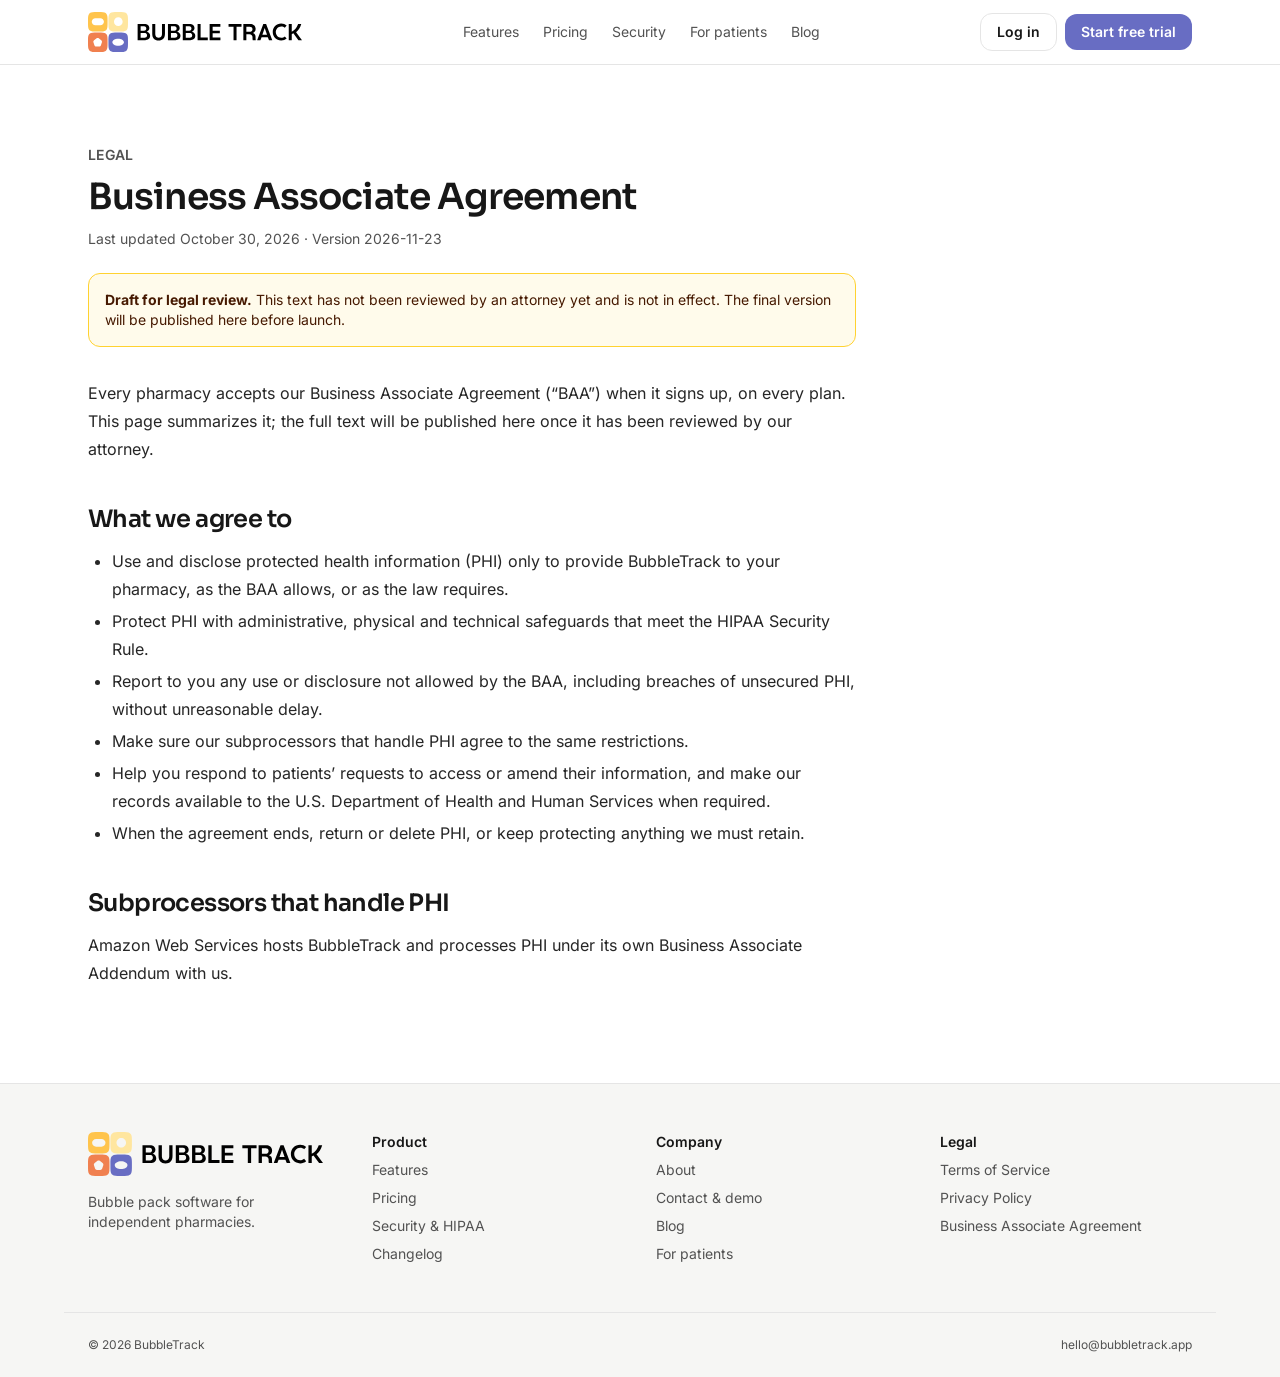
<file: legal/baa/index.html>
<!DOCTYPE html><html lang="en"> <head><meta charset="utf-8"><meta name="viewport" content="width=device-width, initial-scale=1"><title>Business Associate Agreement · BubbleTrack</title><meta name="description" content="A summary of the BAA every pharmacy accepts when it signs up."><link rel="canonical" href="https://bubbletrack.app/legal/baa/"><link rel="icon" href="/favicon.png" type="image/png"><link rel="apple-touch-icon" href="/favicon.png"><link rel="sitemap" href="/sitemap-index.xml"><meta property="og:type" content="website"><meta property="og:site_name" content="BubbleTrack"><meta property="og:title" content="Business Associate Agreement · BubbleTrack"><meta property="og:description" content="A summary of the BAA every pharmacy accepts when it signs up."><meta property="og:url" content="https://bubbletrack.app/legal/baa/"><meta property="og:image" content="https://bubbletrack.app/og.jpg"><meta property="og:image:width" content="1200"><meta property="og:image:height" content="630"><meta property="og:image:alt" content="BubbleTrack: a patient's bubble pack on the blister grid"><meta name="twitter:card" content="summary_large_image"><meta name="twitter:image" content="https://bubbletrack.app/og.jpg"><meta name="theme-color" content="#686dc3"><script type="application/ld+json">{"@context":"https://schema.org","@type":"Organization","name":"BubbleTrack","url":"https://bubbletrack.app","email":"hello@bubbletrack.app"}</script><link rel="stylesheet" href="/_astro/about.ClD7g04Q.css"></head> <body class="flex min-h-svh flex-col"> <a href="#main" class="sr-only focus:not-sr-only focus:absolute focus:top-2 focus:left-2 focus:rounded focus:bg-white focus:p-2">
Skip to content
</a> <header class="sticky top-0 z-10 border-b border-line bg-white/90 backdrop-blur"> <div class="container-page flex h-16 items-center justify-between gap-4"> <!-- The full horizontal logo: mark and wordmark (founder files, D-131; was on hold in D-95). --><a href="/" class="flex shrink-0 items-center no-underline"> <img src="/brand/logo.svg" alt="BubbleTrack" width="1311" height="245" class="w-auto h-8 lg:h-10"> </a> <nav aria-label="Main" class="hidden items-center gap-6 text-sm md:flex"> <a href="/features" class="no-underline hover:text-ink text-muted"> Features </a><a href="/pricing" class="no-underline hover:text-ink text-muted"> Pricing </a><a href="/security" class="no-underline hover:text-ink text-muted"> Security </a><a href="/patients" class="no-underline hover:text-ink text-muted"> For patients </a><a href="/blog" class="no-underline hover:text-ink text-muted"> Blog </a> </nav> <div class="hidden items-center gap-2 md:flex"> <a href="https://app.bubbletrack.app/login" class="btn-secondary px-4 py-2 no-underline">Log in</a> <a href="https://app.bubbletrack.app/signup" data-signup class="btn-primary px-4 py-2 no-underline">Start free trial</a> </div> <details class="relative md:hidden"> <summary class="btn-secondary list-none px-3 py-2" aria-label="Menu">Menu</summary> <div class="absolute right-0 mt-2 grid w-56 gap-1 rounded-xl border border-line bg-white p-2 shadow-lg"> <a href="/features" class="rounded-lg px-3 py-2 text-sm no-underline hover:bg-soft">Features</a><a href="/pricing" class="rounded-lg px-3 py-2 text-sm no-underline hover:bg-soft">Pricing</a><a href="/security" class="rounded-lg px-3 py-2 text-sm no-underline hover:bg-soft">Security</a><a href="/patients" class="rounded-lg px-3 py-2 text-sm no-underline hover:bg-soft">For patients</a><a href="/blog" class="rounded-lg px-3 py-2 text-sm no-underline hover:bg-soft">Blog</a> <a href="https://app.bubbletrack.app/login" class="rounded-lg px-3 py-2 text-sm no-underline hover:bg-soft">Log in</a> <a href="https://app.bubbletrack.app/signup" data-signup class="btn-primary mt-1 no-underline">Start free trial</a> </div> </details> </div> </header> <main id="main" class="flex-1">  <article class="container-page py-16 lg:py-20"> <p class="eyebrow">Legal</p> <h1 class="mt-3 text-4xl font-semibold">Business Associate Agreement</h1> <p class="mt-3 text-sm text-muted">
Last updated October 30, 2026 · Version 2026-11-23 </p> <p role="note" class="mt-6 max-w-3xl rounded-xl border border-amber-300 bg-amber-50 p-4 text-sm text-amber-950"> <strong>Draft for legal review.</strong> This text has not been reviewed by an attorney yet and is not in
          effect. The final version will be published here before launch.
</p> <div class="prose-page mt-8"><p>Every pharmacy accepts our Business Associate Agreement (“BAA”) when it signs up, on every plan. This page summarizes it; the full text will be published here once it has been reviewed by our attorney.</p>
<h2 id="what-we-agree-to">What we agree to</h2>
<ul>
<li>Use and disclose protected health information (PHI) only to provide BubbleTrack to your pharmacy, as the BAA allows, or as the law requires.</li>
<li>Protect PHI with administrative, physical and technical safeguards that meet the HIPAA Security Rule.</li>
<li>Report to you any use or disclosure not allowed by the BAA, including breaches of unsecured PHI, without unreasonable delay.</li>
<li>Make sure our subprocessors that handle PHI agree to the same restrictions.</li>
<li>Help you respond to patients’ requests to access or amend their information, and make our records available to the U.S. Department of Health and Human Services when required.</li>
<li>When the agreement ends, return or delete PHI, or keep protecting anything we must retain.</li>
</ul>
<h2 id="subprocessors-that-handle-phi">Subprocessors that handle PHI</h2>
<p>Amazon Web Services hosts BubbleTrack and processes PHI under its own Business Associate Addendum with us.</p></div> </article>  </main> <footer class="border-t border-line bg-soft"> <div class="container-page grid gap-8 py-12 text-sm sm:grid-cols-2 lg:grid-cols-4"> <div class="grid content-start gap-4"> <!-- The full horizontal logo: mark and wordmark (founder files, D-131; was on hold in D-95). --><a href="/" class="flex shrink-0 items-center no-underline"> <img src="/brand/logo.svg" alt="BubbleTrack" width="1311" height="245" class="w-auto h-11"> </a> <p class="text-muted">Bubble pack software for independent pharmacies.</p> </div> <nav aria-label="Product" class="grid content-start gap-2"> <p class="font-semibold">Product</p> <a href="/features" class="text-muted no-underline hover:text-ink">Features</a> <a href="/pricing" class="text-muted no-underline hover:text-ink">Pricing</a> <a href="/security" class="text-muted no-underline hover:text-ink">Security &amp; HIPAA</a> <a href="/changelog" class="text-muted no-underline hover:text-ink">Changelog</a> </nav> <nav aria-label="Company" class="grid content-start gap-2"> <p class="font-semibold">Company</p> <a href="/about" class="text-muted no-underline hover:text-ink">About</a> <a href="/contact" class="text-muted no-underline hover:text-ink">Contact &amp; demo</a> <a href="/blog" class="text-muted no-underline hover:text-ink">Blog</a> <a href="/patients" class="text-muted no-underline hover:text-ink">For patients</a> </nav> <nav aria-label="Legal" class="grid content-start gap-2"> <p class="font-semibold">Legal</p> <a href="/legal/terms" class="text-muted no-underline hover:text-ink">Terms of Service</a> <a href="/legal/privacy" class="text-muted no-underline hover:text-ink">Privacy Policy</a> <a href="/legal/baa" class="text-muted no-underline hover:text-ink">Business Associate Agreement</a> </nav> </div> <div class="container-page flex flex-wrap justify-between gap-2 border-t border-line py-6 text-xs text-muted"> <p>© 2026 BubbleTrack</p> <p> <a href="mailto:hello@bubbletrack.app" class="no-underline hover:text-ink">hello@bubbletrack.app</a> </p> </div> </footer> <script type="module">const c=new URLSearchParams(location.search),r=[...c.entries()].filter(([e])=>e.startsWith("utm_"));r.length&&document.querySelectorAll("a[data-signup]").forEach(e=>{const t=new URL(e.href);r.forEach(([a,s])=>t.searchParams.set(a,s)),e.href=t.toString()});</script> </body> </html>
</file>
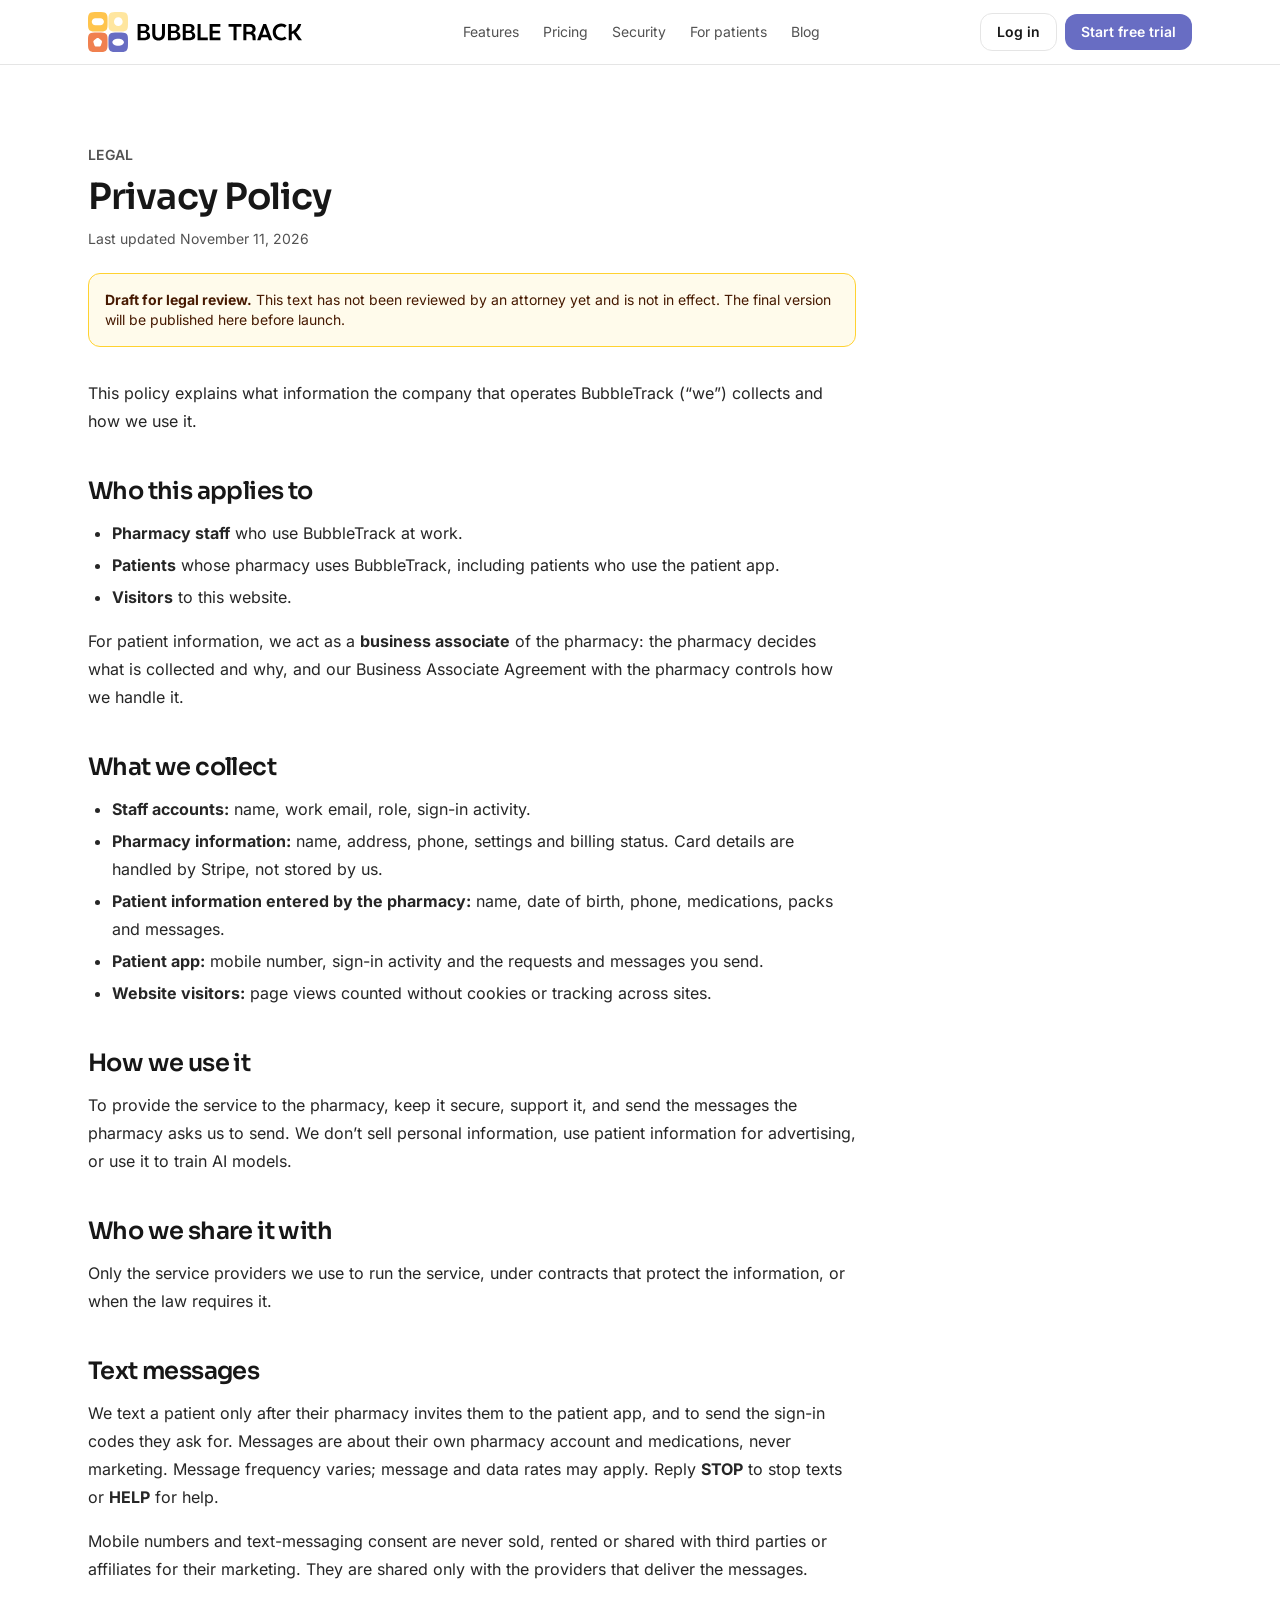
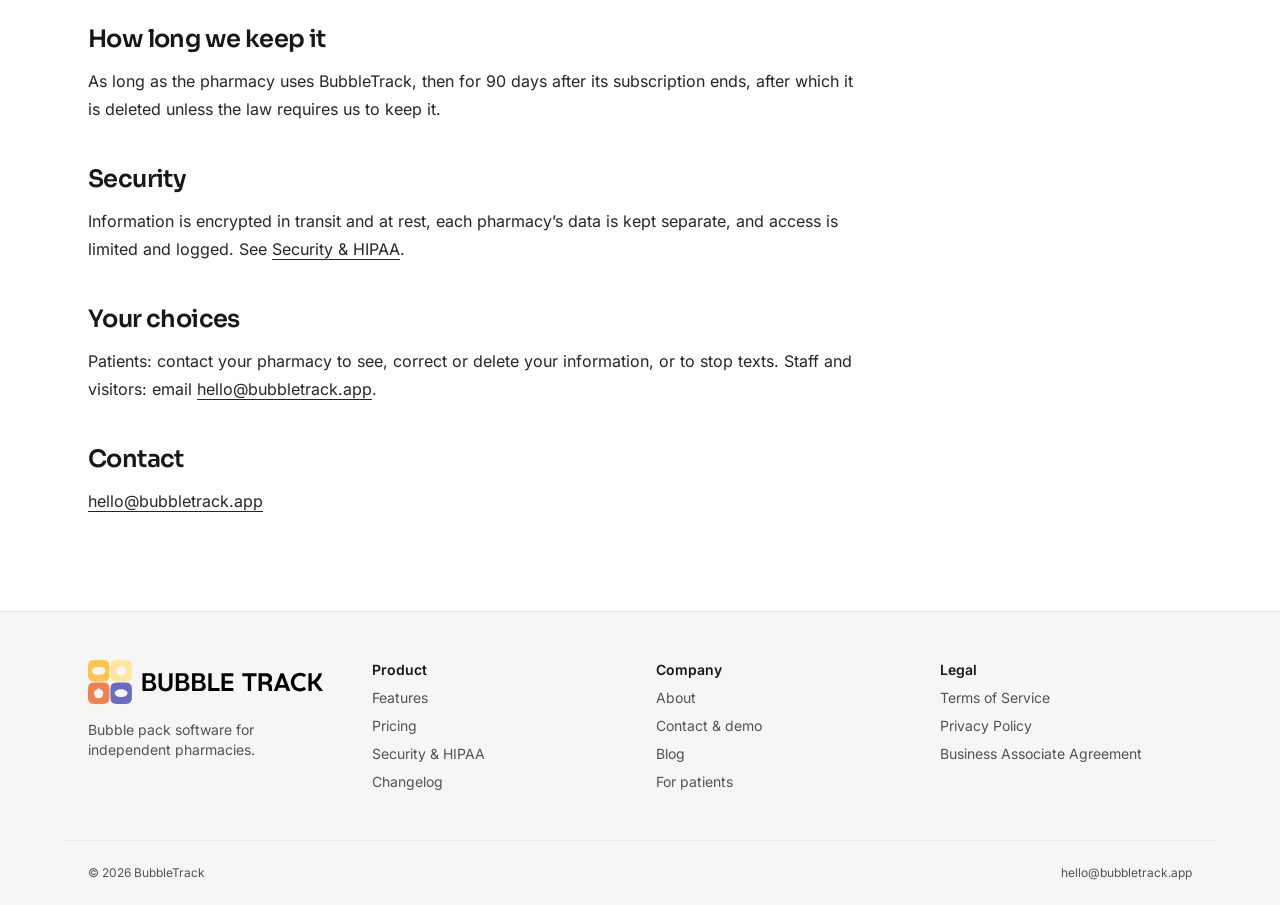
<file: legal/privacy/index.html>
<!DOCTYPE html><html lang="en"> <head><meta charset="utf-8"><meta name="viewport" content="width=device-width, initial-scale=1"><title>Privacy Policy · BubbleTrack</title><meta name="description" content="What information BubbleTrack collects, why, and how it is protected."><link rel="canonical" href="https://bubbletrack.app/legal/privacy/"><link rel="icon" href="/favicon.png" type="image/png"><link rel="apple-touch-icon" href="/favicon.png"><link rel="sitemap" href="/sitemap-index.xml"><meta property="og:type" content="website"><meta property="og:site_name" content="BubbleTrack"><meta property="og:title" content="Privacy Policy · BubbleTrack"><meta property="og:description" content="What information BubbleTrack collects, why, and how it is protected."><meta property="og:url" content="https://bubbletrack.app/legal/privacy/"><meta property="og:image" content="https://bubbletrack.app/og.jpg"><meta property="og:image:width" content="1200"><meta property="og:image:height" content="630"><meta property="og:image:alt" content="BubbleTrack: a patient's bubble pack on the blister grid"><meta name="twitter:card" content="summary_large_image"><meta name="twitter:image" content="https://bubbletrack.app/og.jpg"><meta name="theme-color" content="#686dc3"><script type="application/ld+json">{"@context":"https://schema.org","@type":"Organization","name":"BubbleTrack","url":"https://bubbletrack.app","email":"hello@bubbletrack.app"}</script><link rel="stylesheet" href="/_astro/about.ClD7g04Q.css"></head> <body class="flex min-h-svh flex-col"> <a href="#main" class="sr-only focus:not-sr-only focus:absolute focus:top-2 focus:left-2 focus:rounded focus:bg-white focus:p-2">
Skip to content
</a> <header class="sticky top-0 z-10 border-b border-line bg-white/90 backdrop-blur"> <div class="container-page flex h-16 items-center justify-between gap-4"> <!-- The full horizontal logo: mark and wordmark (founder files, D-131; was on hold in D-95). --><a href="/" class="flex shrink-0 items-center no-underline"> <img src="/brand/logo.svg" alt="BubbleTrack" width="1311" height="245" class="w-auto h-8 lg:h-10"> </a> <nav aria-label="Main" class="hidden items-center gap-6 text-sm md:flex"> <a href="/features" class="no-underline hover:text-ink text-muted"> Features </a><a href="/pricing" class="no-underline hover:text-ink text-muted"> Pricing </a><a href="/security" class="no-underline hover:text-ink text-muted"> Security </a><a href="/patients" class="no-underline hover:text-ink text-muted"> For patients </a><a href="/blog" class="no-underline hover:text-ink text-muted"> Blog </a> </nav> <div class="hidden items-center gap-2 md:flex"> <a href="https://app.bubbletrack.app/login" class="btn-secondary px-4 py-2 no-underline">Log in</a> <a href="https://app.bubbletrack.app/signup" data-signup class="btn-primary px-4 py-2 no-underline">Start free trial</a> </div> <details class="relative md:hidden"> <summary class="btn-secondary list-none px-3 py-2" aria-label="Menu">Menu</summary> <div class="absolute right-0 mt-2 grid w-56 gap-1 rounded-xl border border-line bg-white p-2 shadow-lg"> <a href="/features" class="rounded-lg px-3 py-2 text-sm no-underline hover:bg-soft">Features</a><a href="/pricing" class="rounded-lg px-3 py-2 text-sm no-underline hover:bg-soft">Pricing</a><a href="/security" class="rounded-lg px-3 py-2 text-sm no-underline hover:bg-soft">Security</a><a href="/patients" class="rounded-lg px-3 py-2 text-sm no-underline hover:bg-soft">For patients</a><a href="/blog" class="rounded-lg px-3 py-2 text-sm no-underline hover:bg-soft">Blog</a> <a href="https://app.bubbletrack.app/login" class="rounded-lg px-3 py-2 text-sm no-underline hover:bg-soft">Log in</a> <a href="https://app.bubbletrack.app/signup" data-signup class="btn-primary mt-1 no-underline">Start free trial</a> </div> </details> </div> </header> <main id="main" class="flex-1">  <article class="container-page py-16 lg:py-20"> <p class="eyebrow">Legal</p> <h1 class="mt-3 text-4xl font-semibold">Privacy Policy</h1> <p class="mt-3 text-sm text-muted">
Last updated November 11, 2026 </p> <p role="note" class="mt-6 max-w-3xl rounded-xl border border-amber-300 bg-amber-50 p-4 text-sm text-amber-950"> <strong>Draft for legal review.</strong> This text has not been reviewed by an attorney yet and is not in
          effect. The final version will be published here before launch.
</p> <div class="prose-page mt-8"><p>This policy explains what information the company that operates BubbleTrack (“we”) collects and how we use it.</p>
<h2 id="who-this-applies-to">Who this applies to</h2>
<ul>
<li><strong>Pharmacy staff</strong> who use BubbleTrack at work.</li>
<li><strong>Patients</strong> whose pharmacy uses BubbleTrack, including patients who use the patient app.</li>
<li><strong>Visitors</strong> to this website.</li>
</ul>
<p>For patient information, we act as a <strong>business associate</strong> of the pharmacy: the pharmacy decides what is collected and why, and our Business Associate Agreement with the pharmacy controls how we handle it.</p>
<h2 id="what-we-collect">What we collect</h2>
<ul>
<li><strong>Staff accounts:</strong> name, work email, role, sign-in activity.</li>
<li><strong>Pharmacy information:</strong> name, address, phone, settings and billing status. Card details are handled by Stripe, not stored by us.</li>
<li><strong>Patient information entered by the pharmacy:</strong> name, date of birth, phone, medications, packs and messages.</li>
<li><strong>Patient app:</strong> mobile number, sign-in activity and the requests and messages you send.</li>
<li><strong>Website visitors:</strong> page views counted without cookies or tracking across sites.</li>
</ul>
<h2 id="how-we-use-it">How we use it</h2>
<p>To provide the service to the pharmacy, keep it secure, support it, and send the messages the pharmacy asks us to send. We don’t sell personal information, use patient information for advertising, or use it to train AI models.</p>
<h2 id="who-we-share-it-with">Who we share it with</h2>
<p>Only the service providers we use to run the service, under contracts that protect the information, or when the law requires it.</p>
<h2 id="text-messages">Text messages</h2>
<p>We text a patient only after their pharmacy invites them to the patient app, and to send the sign-in codes they ask for. Messages are about their own pharmacy account and medications, never marketing. Message frequency varies; message and data rates may apply. Reply <strong>STOP</strong> to stop texts or <strong>HELP</strong> for help.</p>
<p>Mobile numbers and text-messaging consent are never sold, rented or shared with third parties or affiliates for their marketing. They are shared only with the providers that deliver the messages.</p>
<h2 id="how-long-we-keep-it">How long we keep it</h2>
<p>As long as the pharmacy uses BubbleTrack, then for 90 days after its subscription ends, after which it is deleted unless the law requires us to keep it.</p>
<h2 id="security">Security</h2>
<p>Information is encrypted in transit and at rest, each pharmacy’s data is kept separate, and access is limited and logged. See <a href="/security">Security &#x26; HIPAA</a>.</p>
<h2 id="your-choices">Your choices</h2>
<p>Patients: contact your pharmacy to see, correct or delete your information, or to stop texts. Staff and visitors: email <a href="mailto:hello@bubbletrack.app">hello@bubbletrack.app</a>.</p>
<h2 id="contact">Contact</h2>
<p><a href="mailto:hello@bubbletrack.app">hello@bubbletrack.app</a></p></div> </article>  </main> <footer class="border-t border-line bg-soft"> <div class="container-page grid gap-8 py-12 text-sm sm:grid-cols-2 lg:grid-cols-4"> <div class="grid content-start gap-4"> <!-- The full horizontal logo: mark and wordmark (founder files, D-131; was on hold in D-95). --><a href="/" class="flex shrink-0 items-center no-underline"> <img src="/brand/logo.svg" alt="BubbleTrack" width="1311" height="245" class="w-auto h-11"> </a> <p class="text-muted">Bubble pack software for independent pharmacies.</p> </div> <nav aria-label="Product" class="grid content-start gap-2"> <p class="font-semibold">Product</p> <a href="/features" class="text-muted no-underline hover:text-ink">Features</a> <a href="/pricing" class="text-muted no-underline hover:text-ink">Pricing</a> <a href="/security" class="text-muted no-underline hover:text-ink">Security &amp; HIPAA</a> <a href="/changelog" class="text-muted no-underline hover:text-ink">Changelog</a> </nav> <nav aria-label="Company" class="grid content-start gap-2"> <p class="font-semibold">Company</p> <a href="/about" class="text-muted no-underline hover:text-ink">About</a> <a href="/contact" class="text-muted no-underline hover:text-ink">Contact &amp; demo</a> <a href="/blog" class="text-muted no-underline hover:text-ink">Blog</a> <a href="/patients" class="text-muted no-underline hover:text-ink">For patients</a> </nav> <nav aria-label="Legal" class="grid content-start gap-2"> <p class="font-semibold">Legal</p> <a href="/legal/terms" class="text-muted no-underline hover:text-ink">Terms of Service</a> <a href="/legal/privacy" class="text-muted no-underline hover:text-ink">Privacy Policy</a> <a href="/legal/baa" class="text-muted no-underline hover:text-ink">Business Associate Agreement</a> </nav> </div> <div class="container-page flex flex-wrap justify-between gap-2 border-t border-line py-6 text-xs text-muted"> <p>© 2026 BubbleTrack</p> <p> <a href="mailto:hello@bubbletrack.app" class="no-underline hover:text-ink">hello@bubbletrack.app</a> </p> </div> </footer> <script type="module">const c=new URLSearchParams(location.search),r=[...c.entries()].filter(([e])=>e.startsWith("utm_"));r.length&&document.querySelectorAll("a[data-signup]").forEach(e=>{const t=new URL(e.href);r.forEach(([a,s])=>t.searchParams.set(a,s)),e.href=t.toString()});</script> </body> </html>
</file>
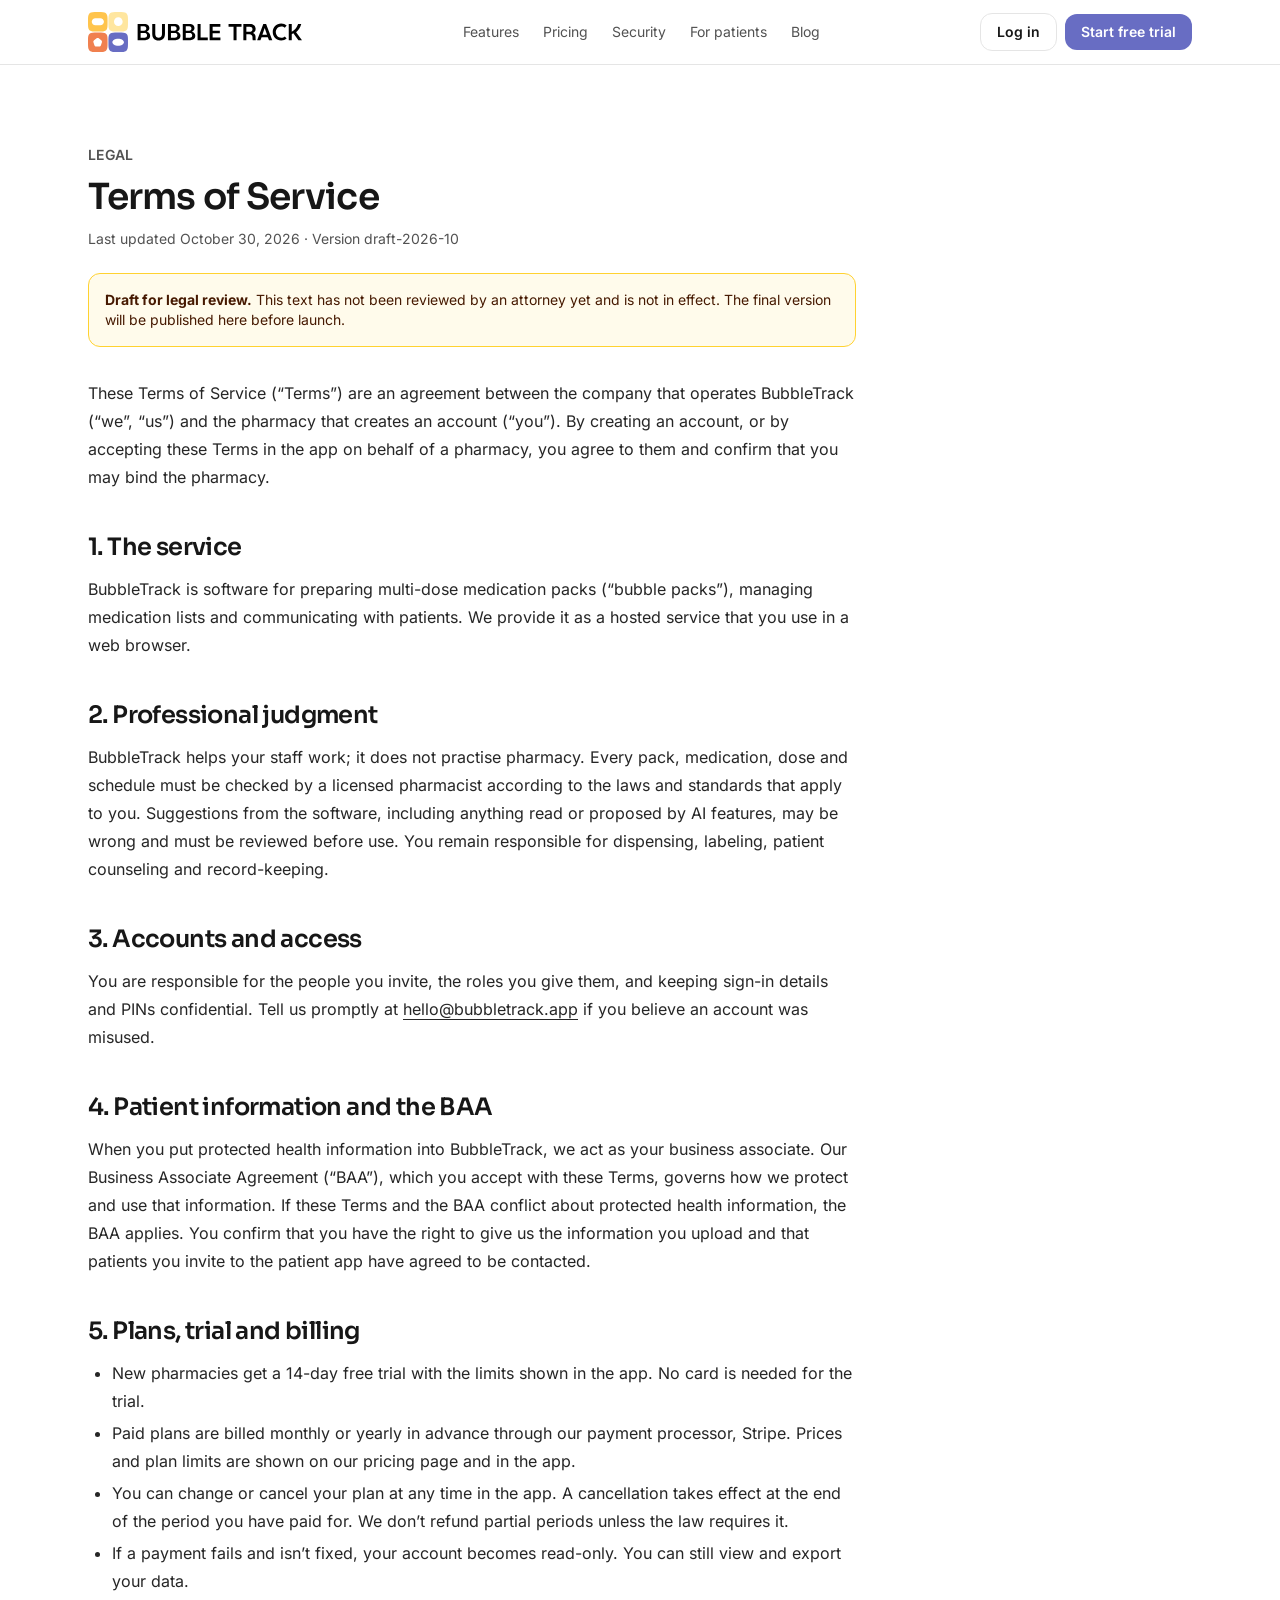
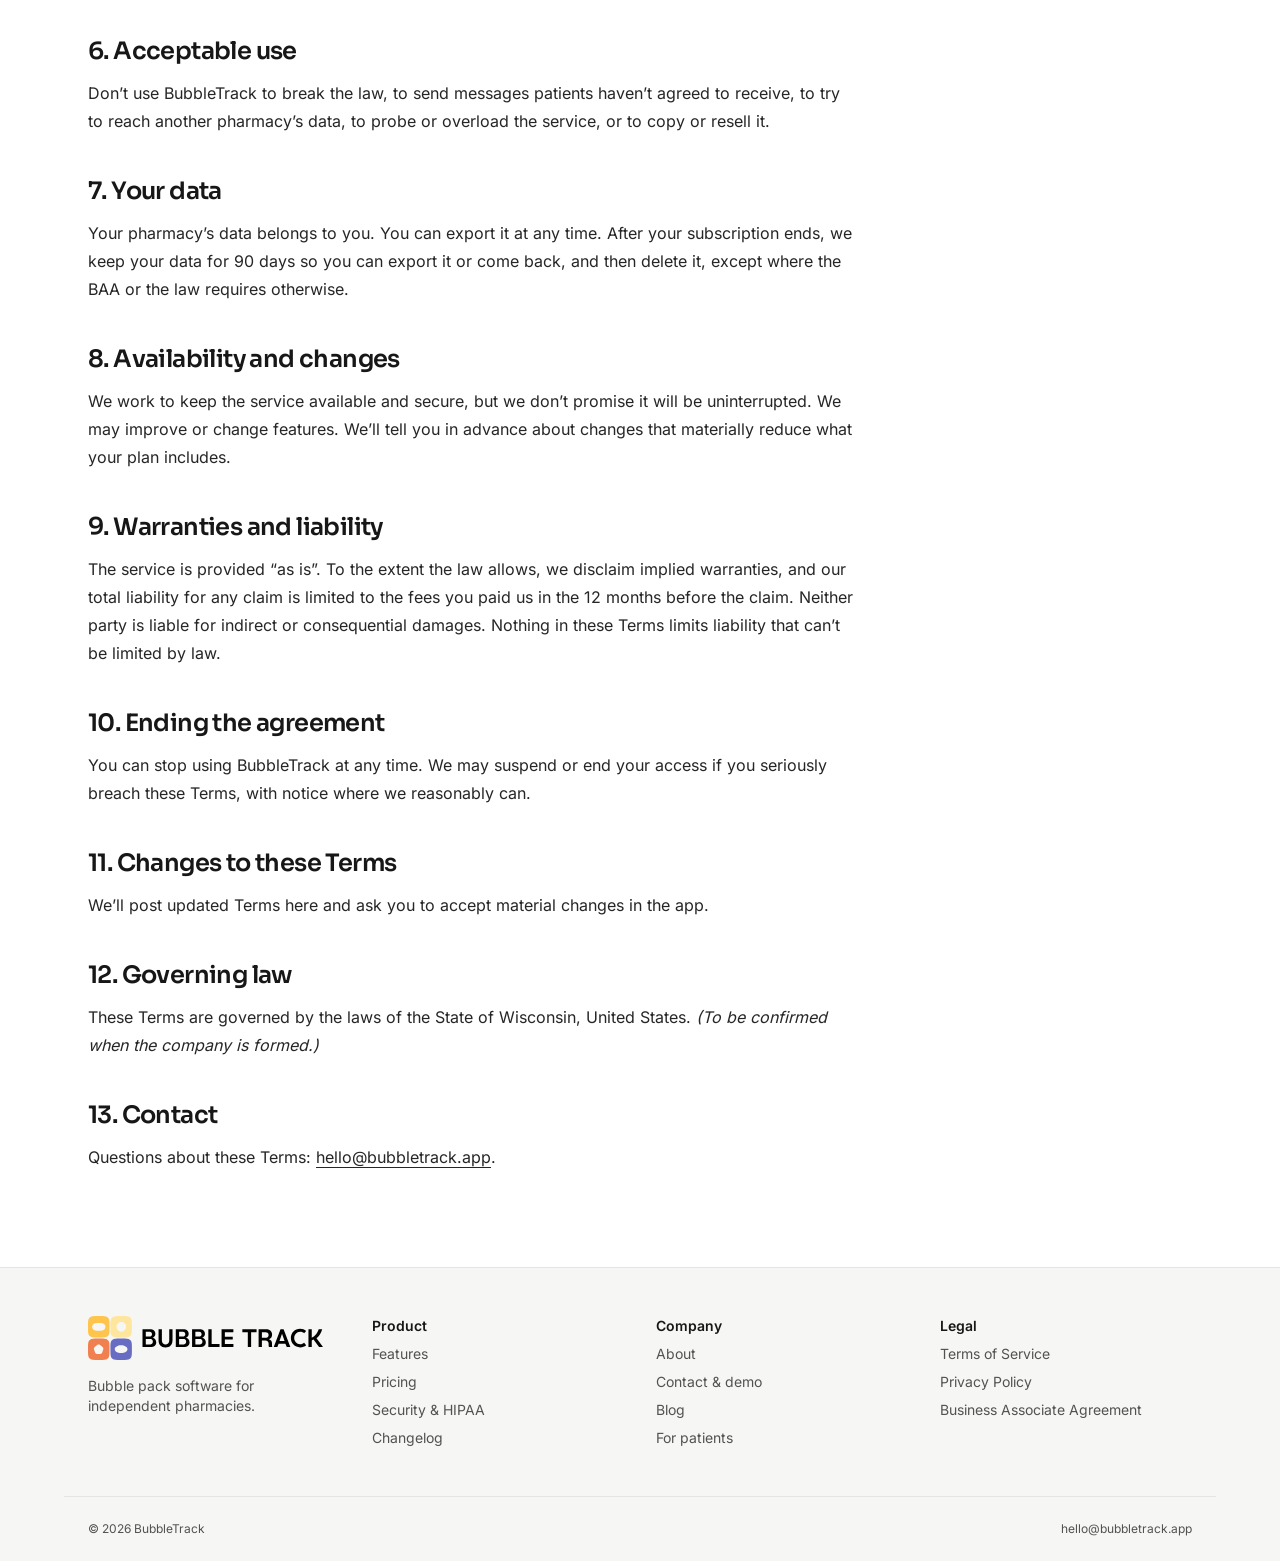
<file: legal/terms/index.html>
<!DOCTYPE html><html lang="en"> <head><meta charset="utf-8"><meta name="viewport" content="width=device-width, initial-scale=1"><title>Terms of Service · BubbleTrack</title><meta name="description" content="The terms that apply when a pharmacy uses BubbleTrack."><link rel="canonical" href="https://bubbletrack.app/legal/terms/"><link rel="icon" href="/favicon.png" type="image/png"><link rel="apple-touch-icon" href="/favicon.png"><link rel="sitemap" href="/sitemap-index.xml"><meta property="og:type" content="website"><meta property="og:site_name" content="BubbleTrack"><meta property="og:title" content="Terms of Service · BubbleTrack"><meta property="og:description" content="The terms that apply when a pharmacy uses BubbleTrack."><meta property="og:url" content="https://bubbletrack.app/legal/terms/"><meta property="og:image" content="https://bubbletrack.app/og.jpg"><meta property="og:image:width" content="1200"><meta property="og:image:height" content="630"><meta property="og:image:alt" content="BubbleTrack: a patient's bubble pack on the blister grid"><meta name="twitter:card" content="summary_large_image"><meta name="twitter:image" content="https://bubbletrack.app/og.jpg"><meta name="theme-color" content="#686dc3"><script type="application/ld+json">{"@context":"https://schema.org","@type":"Organization","name":"BubbleTrack","url":"https://bubbletrack.app","email":"hello@bubbletrack.app"}</script><link rel="stylesheet" href="/_astro/about.ClD7g04Q.css"></head> <body class="flex min-h-svh flex-col"> <a href="#main" class="sr-only focus:not-sr-only focus:absolute focus:top-2 focus:left-2 focus:rounded focus:bg-white focus:p-2">
Skip to content
</a> <header class="sticky top-0 z-10 border-b border-line bg-white/90 backdrop-blur"> <div class="container-page flex h-16 items-center justify-between gap-4"> <!-- The full horizontal logo: mark and wordmark (founder files, D-131; was on hold in D-95). --><a href="/" class="flex shrink-0 items-center no-underline"> <img src="/brand/logo.svg" alt="BubbleTrack" width="1311" height="245" class="w-auto h-8 lg:h-10"> </a> <nav aria-label="Main" class="hidden items-center gap-6 text-sm md:flex"> <a href="/features" class="no-underline hover:text-ink text-muted"> Features </a><a href="/pricing" class="no-underline hover:text-ink text-muted"> Pricing </a><a href="/security" class="no-underline hover:text-ink text-muted"> Security </a><a href="/patients" class="no-underline hover:text-ink text-muted"> For patients </a><a href="/blog" class="no-underline hover:text-ink text-muted"> Blog </a> </nav> <div class="hidden items-center gap-2 md:flex"> <a href="https://app.bubbletrack.app/login" class="btn-secondary px-4 py-2 no-underline">Log in</a> <a href="https://app.bubbletrack.app/signup" data-signup class="btn-primary px-4 py-2 no-underline">Start free trial</a> </div> <details class="relative md:hidden"> <summary class="btn-secondary list-none px-3 py-2" aria-label="Menu">Menu</summary> <div class="absolute right-0 mt-2 grid w-56 gap-1 rounded-xl border border-line bg-white p-2 shadow-lg"> <a href="/features" class="rounded-lg px-3 py-2 text-sm no-underline hover:bg-soft">Features</a><a href="/pricing" class="rounded-lg px-3 py-2 text-sm no-underline hover:bg-soft">Pricing</a><a href="/security" class="rounded-lg px-3 py-2 text-sm no-underline hover:bg-soft">Security</a><a href="/patients" class="rounded-lg px-3 py-2 text-sm no-underline hover:bg-soft">For patients</a><a href="/blog" class="rounded-lg px-3 py-2 text-sm no-underline hover:bg-soft">Blog</a> <a href="https://app.bubbletrack.app/login" class="rounded-lg px-3 py-2 text-sm no-underline hover:bg-soft">Log in</a> <a href="https://app.bubbletrack.app/signup" data-signup class="btn-primary mt-1 no-underline">Start free trial</a> </div> </details> </div> </header> <main id="main" class="flex-1">  <article class="container-page py-16 lg:py-20"> <p class="eyebrow">Legal</p> <h1 class="mt-3 text-4xl font-semibold">Terms of Service</h1> <p class="mt-3 text-sm text-muted">
Last updated October 30, 2026 · Version draft-2026-10 </p> <p role="note" class="mt-6 max-w-3xl rounded-xl border border-amber-300 bg-amber-50 p-4 text-sm text-amber-950"> <strong>Draft for legal review.</strong> This text has not been reviewed by an attorney yet and is not in
          effect. The final version will be published here before launch.
</p> <div class="prose-page mt-8"><p>These Terms of Service (“Terms”) are an agreement between the company that operates BubbleTrack (“we”, “us”) and the pharmacy that creates an account (“you”). By creating an account, or by accepting these Terms in the app on behalf of a pharmacy, you agree to them and confirm that you may bind the pharmacy.</p>
<h2 id="1-the-service">1. The service</h2>
<p>BubbleTrack is software for preparing multi-dose medication packs (“bubble packs”), managing medication lists and communicating with patients. We provide it as a hosted service that you use in a web browser.</p>
<h2 id="2-professional-judgment">2. Professional judgment</h2>
<p>BubbleTrack helps your staff work; it does not practise pharmacy. Every pack, medication, dose and schedule must be checked by a licensed pharmacist according to the laws and standards that apply to you. Suggestions from the software, including anything read or proposed by AI features, may be wrong and must be reviewed before use. You remain responsible for dispensing, labeling, patient counseling and record-keeping.</p>
<h2 id="3-accounts-and-access">3. Accounts and access</h2>
<p>You are responsible for the people you invite, the roles you give them, and keeping sign-in details and PINs confidential. Tell us promptly at <a href="mailto:hello@bubbletrack.app">hello@bubbletrack.app</a> if you believe an account was misused.</p>
<h2 id="4-patient-information-and-the-baa">4. Patient information and the BAA</h2>
<p>When you put protected health information into BubbleTrack, we act as your business associate. Our Business Associate Agreement (“BAA”), which you accept with these Terms, governs how we protect and use that information. If these Terms and the BAA conflict about protected health information, the BAA applies. You confirm that you have the right to give us the information you upload and that patients you invite to the patient app have agreed to be contacted.</p>
<h2 id="5-plans-trial-and-billing">5. Plans, trial and billing</h2>
<ul>
<li>New pharmacies get a 14-day free trial with the limits shown in the app. No card is needed for the trial.</li>
<li>Paid plans are billed monthly or yearly in advance through our payment processor, Stripe. Prices and plan limits are shown on our pricing page and in the app.</li>
<li>You can change or cancel your plan at any time in the app. A cancellation takes effect at the end of the period you have paid for. We don’t refund partial periods unless the law requires it.</li>
<li>If a payment fails and isn’t fixed, your account becomes read-only. You can still view and export your data.</li>
</ul>
<h2 id="6-acceptable-use">6. Acceptable use</h2>
<p>Don’t use BubbleTrack to break the law, to send messages patients haven’t agreed to receive, to try to reach another pharmacy’s data, to probe or overload the service, or to copy or resell it.</p>
<h2 id="7-your-data">7. Your data</h2>
<p>Your pharmacy’s data belongs to you. You can export it at any time. After your subscription ends, we keep your data for 90 days so you can export it or come back, and then delete it, except where the BAA or the law requires otherwise.</p>
<h2 id="8-availability-and-changes">8. Availability and changes</h2>
<p>We work to keep the service available and secure, but we don’t promise it will be uninterrupted. We may improve or change features. We’ll tell you in advance about changes that materially reduce what your plan includes.</p>
<h2 id="9-warranties-and-liability">9. Warranties and liability</h2>
<p>The service is provided “as is”. To the extent the law allows, we disclaim implied warranties, and our total liability for any claim is limited to the fees you paid us in the 12 months before the claim. Neither party is liable for indirect or consequential damages. Nothing in these Terms limits liability that can’t be limited by law.</p>
<h2 id="10-ending-the-agreement">10. Ending the agreement</h2>
<p>You can stop using BubbleTrack at any time. We may suspend or end your access if you seriously breach these Terms, with notice where we reasonably can.</p>
<h2 id="11-changes-to-these-terms">11. Changes to these Terms</h2>
<p>We’ll post updated Terms here and ask you to accept material changes in the app.</p>
<h2 id="12-governing-law">12. Governing law</h2>
<p>These Terms are governed by the laws of the State of Wisconsin, United States. <em>(To be confirmed when the company is formed.)</em></p>
<h2 id="13-contact">13. Contact</h2>
<p>Questions about these Terms: <a href="mailto:hello@bubbletrack.app">hello@bubbletrack.app</a>.</p></div> </article>  </main> <footer class="border-t border-line bg-soft"> <div class="container-page grid gap-8 py-12 text-sm sm:grid-cols-2 lg:grid-cols-4"> <div class="grid content-start gap-4"> <!-- The full horizontal logo: mark and wordmark (founder files, D-131; was on hold in D-95). --><a href="/" class="flex shrink-0 items-center no-underline"> <img src="/brand/logo.svg" alt="BubbleTrack" width="1311" height="245" class="w-auto h-11"> </a> <p class="text-muted">Bubble pack software for independent pharmacies.</p> </div> <nav aria-label="Product" class="grid content-start gap-2"> <p class="font-semibold">Product</p> <a href="/features" class="text-muted no-underline hover:text-ink">Features</a> <a href="/pricing" class="text-muted no-underline hover:text-ink">Pricing</a> <a href="/security" class="text-muted no-underline hover:text-ink">Security &amp; HIPAA</a> <a href="/changelog" class="text-muted no-underline hover:text-ink">Changelog</a> </nav> <nav aria-label="Company" class="grid content-start gap-2"> <p class="font-semibold">Company</p> <a href="/about" class="text-muted no-underline hover:text-ink">About</a> <a href="/contact" class="text-muted no-underline hover:text-ink">Contact &amp; demo</a> <a href="/blog" class="text-muted no-underline hover:text-ink">Blog</a> <a href="/patients" class="text-muted no-underline hover:text-ink">For patients</a> </nav> <nav aria-label="Legal" class="grid content-start gap-2"> <p class="font-semibold">Legal</p> <a href="/legal/terms" class="text-muted no-underline hover:text-ink">Terms of Service</a> <a href="/legal/privacy" class="text-muted no-underline hover:text-ink">Privacy Policy</a> <a href="/legal/baa" class="text-muted no-underline hover:text-ink">Business Associate Agreement</a> </nav> </div> <div class="container-page flex flex-wrap justify-between gap-2 border-t border-line py-6 text-xs text-muted"> <p>© 2026 BubbleTrack</p> <p> <a href="mailto:hello@bubbletrack.app" class="no-underline hover:text-ink">hello@bubbletrack.app</a> </p> </div> </footer> <script type="module">const c=new URLSearchParams(location.search),r=[...c.entries()].filter(([e])=>e.startsWith("utm_"));r.length&&document.querySelectorAll("a[data-signup]").forEach(e=>{const t=new URL(e.href);r.forEach(([a,s])=>t.searchParams.set(a,s)),e.href=t.toString()});</script> </body> </html>
</file>
<file: _astro/about.ClD7g04Q.css>
/*! tailwindcss v4.3.3 | MIT License | https://tailwindcss.com */@layer properties{@supports (((-webkit-hyphens:none)) and (not (margin-trim:inline))) or ((-moz-orient:inline) and (not (color:rgb(from red r g b)))){*,:before,:after,::backdrop{--tw-font-weight:initial;--tw-duration:initial;--tw-translate-x:0;--tw-translate-y:0;--tw-translate-z:0;--tw-border-style:solid;--tw-rotate-x:initial;--tw-rotate-y:initial;--tw-rotate-z:initial;--tw-skew-x:initial;--tw-skew-y:initial;--tw-divide-y-reverse:0;--tw-tracking:initial;--tw-leading:initial;--tw-ordinal:initial;--tw-slashed-zero:initial;--tw-numeric-figure:initial;--tw-numeric-spacing:initial;--tw-numeric-fraction:initial;--tw-shadow:0 0 #0000;--tw-shadow-color:initial;--tw-shadow-alpha:100%;--tw-inset-shadow:0 0 #0000;--tw-inset-shadow-color:initial;--tw-inset-shadow-alpha:100%;--tw-ring-color:initial;--tw-ring-shadow:0 0 #0000;--tw-inset-ring-color:initial;--tw-inset-ring-shadow:0 0 #0000;--tw-ring-inset:initial;--tw-ring-offset-width:0px;--tw-ring-offset-color:#fff;--tw-ring-offset-shadow:0 0 #0000;--tw-outline-style:solid;--tw-backdrop-blur:initial;--tw-backdrop-brightness:initial;--tw-backdrop-contrast:initial;--tw-backdrop-grayscale:initial;--tw-backdrop-hue-rotate:initial;--tw-backdrop-invert:initial;--tw-backdrop-opacity:initial;--tw-backdrop-saturate:initial;--tw-backdrop-sepia:initial;--tw-blur:initial;--tw-brightness:initial;--tw-contrast:initial;--tw-grayscale:initial;--tw-hue-rotate:initial;--tw-invert:initial;--tw-opacity:initial;--tw-saturate:initial;--tw-sepia:initial;--tw-drop-shadow:initial;--tw-drop-shadow-color:initial;--tw-drop-shadow-alpha:100%;--tw-drop-shadow-size:initial}}}@layer theme{:root,:host{--font-sans:"Inter Variable", ui-sans-serif, system-ui, sans-serif;--font-mono:ui-monospace, SFMono-Regular, Menlo, Monaco, Consolas, "Liberation Mono", "Courier New", monospace;--color-amber-50:oklch(98.7% .022 95.277);--color-amber-300:oklch(87.9% .169 91.605);--color-amber-950:oklch(27.9% .077 45.635);--color-neutral-300:oklch(87% 0 none);--color-neutral-400:oklch(70.8% 0 none);--color-neutral-800:oklch(26.9% 0 none);--color-white:#fff;--spacing:.25rem;--container-md:28rem;--container-2xl:42rem;--container-3xl:48rem;--container-6xl:72rem;--text-xs:.75rem;--text-xs--line-height:calc(1 / .75);--text-sm:.875rem;--text-sm--line-height:calc(1.25 / .875);--text-base:1rem;--text-base--line-height: 1.5 ;--text-lg:1.125rem;--text-lg--line-height:calc(1.75 / 1.125);--text-xl:1.25rem;--text-xl--line-height:calc(1.75 / 1.25);--text-2xl:1.5rem;--text-2xl--line-height:calc(2 / 1.5);--text-3xl:1.875rem;--text-3xl--line-height: 1.2 ;--text-4xl:2.25rem;--text-4xl--line-height:calc(2.5 / 2.25);--text-5xl:3rem;--text-5xl--line-height:1;--text-6xl:3.75rem;--text-6xl--line-height:1;--font-weight-normal:400;--font-weight-medium:500;--font-weight-semibold:600;--font-weight-bold:700;--tracking-tight:-.025em;--tracking-wide:.025em;--radius-sm:.25rem;--radius-md:.375rem;--radius-lg:.5rem;--radius-xl:.75rem;--radius-2xl:1rem;--radius-3xl:1.5rem;--default-transition-duration:.15s;--default-transition-timing-function:cubic-bezier(.4, 0, .2, 1);--default-font-family:var(--font-sans);--default-mono-font-family:var(--font-mono);--font-display:"Sora Variable", "Inter Variable", ui-sans-serif, sans-serif;--color-page:#fdfdfd;--color-card:#fff;--color-border:#e5e5e5;--color-input:#e5e5e5;--color-foreground:#0a0a0a;--color-muted-foreground:#737373;--color-brand:#686dc3;--color-brand-foreground:#fff;--color-slot-morning:#f9f0a0;--color-slot-morning-fg:#451a03;--color-slot-noon:#fff;--color-slot-noon-fg:#0f172a;--color-slot-evening:#f5c9a8;--color-slot-evening-fg:#431407;--color-slot-night:#b8cef0;--color-slot-night-fg:#1e1b4b;--color-urgency-upcoming:#0ea5e9;--color-urgency-critical-bg:#fee2e2;--color-urgency-critical-fg:#7f1d1d;--color-destructive:#e7000b;--color-chip-danger-bg:#fee2e2;--color-chip-danger-fg:#991b1b;--color-status-progress-bg:#ede9fe;--color-status-progress-fg:#5b21b6;--color-status-done-bg:#d1fae5;--color-status-done-fg:#065f46;--color-success:#059669;--color-state-active:#4f46e5;--color-state-stopped:#475569;--color-step-checked:#047857;--font-heading:"Sora Variable", ui-sans-serif, system-ui, sans-serif;--color-ink:#171717;--color-brand-dark:#4f54a8;--color-brand-tint:#eeeffa;--color-brand-ink:#3a3e8c;--color-coral:#f0804f;--color-amber:#ffc44c;--color-muted:#525252;--color-line:#e5e5e5;--color-soft:#f6f6f4}}@layer base{*,:after,:before,::backdrop{box-sizing:border-box;border:0 solid;margin:0;padding:0}::file-selector-button{box-sizing:border-box;border:0 solid;margin:0;padding:0}html,:host{-webkit-text-size-adjust:100%;tab-size:4;line-height:1.5;font-family:var(--default-font-family,-apple-system, BlinkMacSystemFont, "Segoe UI", Roboto, "Helvetica Neue", "Noto Sans", Arial, sans-serif, "Apple Color Emoji", "Segoe UI Emoji", "Segoe UI Symbol", "Noto Color Emoji");font-feature-settings:var(--default-font-feature-settings,normal);font-variation-settings:var(--default-font-variation-settings,normal);-webkit-tap-highlight-color:transparent}hr{height:0;color:inherit;border-top-width:1px}abbr:where([title]){-webkit-text-decoration:underline dotted;text-decoration:underline dotted}h1,h2,h3,h4,h5,h6{font-size:inherit;font-weight:inherit}a{color:inherit;-webkit-text-decoration:inherit;text-decoration:inherit}b,strong{font-weight:bolder}code,kbd,samp,pre{font-family:var(--default-mono-font-family,ui-monospace, SFMono-Regular, Menlo, Monaco, Consolas, "Liberation Mono", "Courier New", monospace);font-feature-settings:var(--default-mono-font-feature-settings,normal);font-variation-settings:var(--default-mono-font-variation-settings,normal);font-size:1em}small{font-size:80%}sub,sup{vertical-align:baseline;font-size:75%;line-height:0;position:relative}sub{bottom:-.25em}sup{top:-.5em}table{text-indent:0;border-color:inherit;border-collapse:collapse}:-moz-focusring:where(:not(iframe)){outline:auto}progress{vertical-align:baseline}summary{display:list-item}ol,ul,menu{list-style:none}img,svg,video,canvas,audio,iframe,embed,object{vertical-align:middle;display:block}img,video{max-width:100%;height:auto}button,input,select,optgroup,textarea{font:inherit;font-feature-settings:inherit;font-variation-settings:inherit;letter-spacing:inherit;color:inherit;opacity:1;background-color:#0000;border-radius:0}::file-selector-button{font:inherit;font-feature-settings:inherit;font-variation-settings:inherit;letter-spacing:inherit;color:inherit;opacity:1;background-color:#0000;border-radius:0}:where(select:is([multiple],[size])) optgroup{font-weight:bolder}:where(select:is([multiple],[size])) optgroup option{padding-inline-start:20px}::file-selector-button{margin-inline-end:4px}::placeholder{opacity:1}@supports (not ((-webkit-appearance:-apple-pay-button))) or (contain-intrinsic-size:1px){::placeholder{color:currentColor}@supports (color:color-mix(in lab,red,red)){::placeholder{color:color-mix(in oklab,currentcolor 50%,transparent)}}}textarea{resize:vertical}::-webkit-search-decoration{-webkit-appearance:none}::-webkit-date-and-time-value{min-height:1lh;text-align:inherit}::-webkit-datetime-edit{display:inline-flex}::-webkit-datetime-edit-fields-wrapper{padding:0}::-webkit-datetime-edit{padding-block:0}::-webkit-datetime-edit-year-field{padding-block:0}::-webkit-datetime-edit-month-field{padding-block:0}::-webkit-datetime-edit-day-field{padding-block:0}::-webkit-datetime-edit-hour-field{padding-block:0}::-webkit-datetime-edit-minute-field{padding-block:0}::-webkit-datetime-edit-second-field{padding-block:0}::-webkit-datetime-edit-millisecond-field{padding-block:0}::-webkit-datetime-edit-meridiem-field{padding-block:0}::-webkit-calendar-picker-indicator{line-height:1}:-moz-ui-invalid{box-shadow:none}button,input:where([type=button],[type=reset],[type=submit]){appearance:button}::file-selector-button{appearance:button}::-webkit-inner-spin-button{height:auto}::-webkit-outer-spin-button{height:auto}[hidden]:where(:not([hidden=until-found])){display:none!important}html{background-color:var(--color-white);font-family:var(--font-sans);color:var(--color-ink);-webkit-font-smoothing:antialiased;-moz-osx-font-smoothing:grayscale}h1,h2,h3{font-family:var(--font-heading);--tw-tracking:var(--tracking-tight);letter-spacing:var(--tracking-tight);color:var(--color-ink)}a{text-underline-offset:4px}:focus-visible{outline-style:var(--tw-outline-style);outline-offset:2px;outline-width:2px;outline-color:var(--color-brand)}}@layer components{.prose-page{max-width:var(--container-3xl);font-size:var(--text-base);line-height:var(--tw-leading,var(--text-base--line-height));--tw-leading:calc(var(--spacing) * 7);line-height:calc(var(--spacing) * 7);color:var(--color-neutral-800)}.prose-page h2{margin-top:calc(var(--spacing) * 10);margin-bottom:calc(var(--spacing) * 3);font-size:var(--text-2xl);line-height:var(--tw-leading,var(--text-2xl--line-height));--tw-font-weight:var(--font-weight-semibold);font-weight:var(--font-weight-semibold)}.prose-page h3{margin-top:calc(var(--spacing) * 8);margin-bottom:calc(var(--spacing) * 2);font-size:var(--text-lg);line-height:var(--tw-leading,var(--text-lg--line-height));--tw-font-weight:var(--font-weight-semibold);font-weight:var(--font-weight-semibold)}.prose-page p,.prose-page ul,.prose-page ol{margin-bottom:calc(var(--spacing) * 4)}.prose-page ul{padding-left:calc(var(--spacing) * 6);list-style-type:disc}.prose-page ol{padding-left:calc(var(--spacing) * 6);list-style-type:decimal}.prose-page li{margin-bottom:var(--spacing)}.prose-page a{text-decoration-line:underline}.prose-page table{margin-bottom:calc(var(--spacing) * 6);border-collapse:collapse;width:100%;font-size:var(--text-sm);line-height:var(--tw-leading,var(--text-sm--line-height))}.prose-page th,.prose-page td{border-style:var(--tw-border-style);border-width:1px;border-color:var(--color-line);padding-inline:calc(var(--spacing) * 3);padding-block:calc(var(--spacing) * 2);text-align:left;vertical-align:top}.prose-page th{background-color:var(--color-soft);--tw-font-weight:var(--font-weight-semibold);font-weight:var(--font-weight-semibold)}}@layer utilities{.visible{visibility:visible}.sr-only{clip-path:inset(50%);white-space:nowrap;border-width:0;width:1px;height:1px;margin:-1px;padding:0;position:absolute;overflow:hidden}.absolute{position:absolute}.fixed{position:fixed}.relative{position:relative}.sticky{position:sticky}.top-0{top:0}.right-0{right:0}.isolate{isolation:isolate}.z-10{z-index:10}.col-span-2{grid-column:span 2/span 2}.col-start-1{grid-column-start:1}.row-start-1{grid-row-start:1}.m-0{margin:0}.container-page{width:100%;max-width:var(--container-6xl);padding-inline:calc(var(--spacing) * 4);margin-inline:auto}@media(min-width:40rem){.container-page{padding-inline:calc(var(--spacing) * 6)}}.mx-auto{margin-inline:auto}.mt-1{margin-top:var(--spacing)}.mt-2{margin-top:calc(var(--spacing) * 2)}.mt-3{margin-top:calc(var(--spacing) * 3)}.mt-4{margin-top:calc(var(--spacing) * 4)}.mt-5{margin-top:calc(var(--spacing) * 5)}.mt-6{margin-top:calc(var(--spacing) * 6)}.mt-8{margin-top:calc(var(--spacing) * 8)}.mt-10{margin-top:calc(var(--spacing) * 10)}.mt-12{margin-top:calc(var(--spacing) * 12)}.mt-14{margin-top:calc(var(--spacing) * 14)}.mt-auto{margin-top:auto}.mb-4{margin-bottom:calc(var(--spacing) * 4)}.mb-6{margin-bottom:calc(var(--spacing) * 6)}.ml-3{margin-left:calc(var(--spacing) * 3)}.ml-auto{margin-left:auto}.btn-secondary{justify-content:center;align-items:center;gap:calc(var(--spacing) * 2);border-radius:var(--radius-xl);padding-inline:calc(var(--spacing) * 5);padding-block:calc(var(--spacing) * 3);font-size:var(--text-sm);line-height:var(--tw-leading,var(--text-sm--line-height));--tw-font-weight:var(--font-weight-semibold);font-weight:var(--font-weight-semibold);transition-property:background-color,transform;transition-timing-function:var(--tw-ease,var(--default-transition-timing-function));transition-duration:var(--tw-duration,var(--default-transition-duration));--tw-duration:.15s;transition-duration:.15s;display:inline-flex}.btn-secondary:active{--tw-translate-y:1px;translate:var(--tw-translate-x) var(--tw-translate-y)}.btn-secondary{border-style:var(--tw-border-style);border-width:1px;border-color:var(--color-line);background-color:var(--color-white);color:var(--color-ink)}@media(hover:hover){.btn-secondary:hover{background-color:var(--color-brand-tint)}}.btn-primary{justify-content:center;align-items:center;gap:calc(var(--spacing) * 2);border-radius:var(--radius-xl);padding-inline:calc(var(--spacing) * 5);padding-block:calc(var(--spacing) * 3);font-size:var(--text-sm);line-height:var(--tw-leading,var(--text-sm--line-height));--tw-font-weight:var(--font-weight-semibold);font-weight:var(--font-weight-semibold);transition-property:background-color,transform;transition-timing-function:var(--tw-ease,var(--default-transition-timing-function));transition-duration:var(--tw-duration,var(--default-transition-duration));--tw-duration:.15s;transition-duration:.15s;display:inline-flex}.btn-primary:active{--tw-translate-y:1px;translate:var(--tw-translate-x) var(--tw-translate-y)}.btn-primary{background-color:var(--color-brand);color:var(--color-white)}@media(hover:hover){.btn-primary:hover{background-color:var(--color-brand-dark)}}.btn{justify-content:center;align-items:center;gap:calc(var(--spacing) * 2);border-radius:var(--radius-xl);padding-inline:calc(var(--spacing) * 5);padding-block:calc(var(--spacing) * 3);font-size:var(--text-sm);line-height:var(--tw-leading,var(--text-sm--line-height));--tw-font-weight:var(--font-weight-semibold);font-weight:var(--font-weight-semibold);transition-property:background-color,transform;transition-timing-function:var(--tw-ease,var(--default-transition-timing-function));transition-duration:var(--tw-duration,var(--default-transition-duration));--tw-duration:.15s;transition-duration:.15s;display:inline-flex}.btn:active{--tw-translate-y:1px;translate:var(--tw-translate-x) var(--tw-translate-y)}.block{display:block}.flex{display:flex}.grid{display:grid}.hidden{display:none}.inline{display:inline}.inline-flex{display:inline-flex}.size-2\.5{width:calc(var(--spacing) * 2.5);height:calc(var(--spacing) * 2.5)}.size-4{width:calc(var(--spacing) * 4);height:calc(var(--spacing) * 4)}.size-5{width:calc(var(--spacing) * 5);height:calc(var(--spacing) * 5)}.size-6{width:calc(var(--spacing) * 6);height:calc(var(--spacing) * 6)}.size-8{width:calc(var(--spacing) * 8);height:calc(var(--spacing) * 8)}.size-10{width:calc(var(--spacing) * 10);height:calc(var(--spacing) * 10)}.size-\[10px\]{width:10px;height:10px}.size-\[14px\]{width:14px;height:14px}.h-4{height:calc(var(--spacing) * 4)}.h-7{height:calc(var(--spacing) * 7)}.h-8{height:calc(var(--spacing) * 8)}.h-9{height:calc(var(--spacing) * 9)}.h-10{height:calc(var(--spacing) * 10)}.h-11{height:calc(var(--spacing) * 11)}.h-16{height:calc(var(--spacing) * 16)}.h-24{height:calc(var(--spacing) * 24)}.h-\[42px\]{height:42px}.h-auto{height:auto}.h-full{height:100%}.h-px{height:1px}.h-screen{height:100vh}.min-h-0{min-height:0}.min-h-screen{min-height:100vh}.min-h-svh{min-height:100svh}.w-56{width:calc(var(--spacing) * 56)}.w-\[26px\]{width:26px}.w-\[240px\]{width:240px}.w-\[384px\]{width:384px}.w-auto{width:auto}.w-full{width:100%}.max-w-2xl{max-width:var(--container-2xl)}.max-w-3xl{max-width:var(--container-3xl)}.max-w-\[14rem\]{max-width:14rem}.max-w-\[17rem\]{max-width:17rem}.max-w-\[1104px\]{max-width:1104px}.max-w-\[1152px\]{max-width:1152px}.max-w-md{max-width:var(--container-md)}.min-w-0{min-width:0}.min-w-\[640px\]{min-width:640px}.flex-1{flex:1}.shrink-0{flex-shrink:0}.grow{flex-grow:1}.border-collapse{border-collapse:collapse}.transform{transform:var(--tw-rotate-x,) var(--tw-rotate-y,) var(--tw-rotate-z,) var(--tw-skew-x,) var(--tw-skew-y,)}.cursor-grab{cursor:grab}.cursor-pointer{cursor:pointer}.resize-none{resize:none}.list-disc{list-style-type:disc}.list-none{list-style-type:none}.grid-cols-2{grid-template-columns:repeat(2,minmax(0,1fr))}.grid-cols-4{grid-template-columns:repeat(4,minmax(0,1fr))}.flex-col{flex-direction:column}.flex-wrap{flex-wrap:wrap}.place-items-center{place-items:center}.content-start{align-content:flex-start}.items-center{align-items:center}.items-end{align-items:flex-end}.items-start{align-items:flex-start}.items-stretch{align-items:stretch}.justify-between{justify-content:space-between}.justify-center{justify-content:center}.gap-0\.5{gap:calc(var(--spacing) * .5)}.gap-1{gap:var(--spacing)}.gap-1\.5{gap:calc(var(--spacing) * 1.5)}.gap-2{gap:calc(var(--spacing) * 2)}.gap-2\.5{gap:calc(var(--spacing) * 2.5)}.gap-3{gap:calc(var(--spacing) * 3)}.gap-4{gap:calc(var(--spacing) * 4)}.gap-5{gap:calc(var(--spacing) * 5)}.gap-6{gap:calc(var(--spacing) * 6)}.gap-8{gap:calc(var(--spacing) * 8)}.gap-10{gap:calc(var(--spacing) * 10)}.gap-12{gap:calc(var(--spacing) * 12)}.gap-20{gap:calc(var(--spacing) * 20)}.gap-\[2px\]{gap:2px}:where(.divide-y>:not(:last-child)){--tw-divide-y-reverse:0;border-bottom-style:var(--tw-border-style);border-top-style:var(--tw-border-style);border-top-width:calc(1px * var(--tw-divide-y-reverse));border-bottom-width:calc(1px * calc(1 - var(--tw-divide-y-reverse)))}:where(.divide-line>:not(:last-child)){border-color:var(--color-line)}.self-stretch{align-self:stretch}.truncate{text-overflow:ellipsis;white-space:nowrap;overflow:hidden}.overflow-hidden{overflow:hidden}.overflow-x-auto{overflow-x:auto}.rounded-2xl{border-radius:var(--radius-2xl)}.rounded-3xl{border-radius:var(--radius-3xl)}.rounded-\[2\.6rem\]{border-radius:2.6rem}.rounded-\[2rem\]{border-radius:2rem}.rounded-\[4px\]{border-radius:4px}.rounded-\[6px\]{border-radius:6px}.rounded-\[7px\]{border-radius:7px}.rounded-\[8px\]{border-radius:8px}.rounded-\[10px\]{border-radius:10px}.rounded-\[18px\]{border-radius:18px}.rounded-full{border-radius:3.40282e38px}.rounded-lg{border-radius:var(--radius-lg)}.rounded-md{border-radius:var(--radius-md)}.rounded-sm{border-radius:var(--radius-sm)}.rounded-xl{border-radius:var(--radius-xl)}.rounded-tl-sm{border-top-left-radius:var(--radius-sm)}.border{border-style:var(--tw-border-style);border-width:1px}.border-\[1\.5px\]{border-style:var(--tw-border-style);border-width:1.5px}.border-t{border-top-style:var(--tw-border-style);border-top-width:1px}.border-r{border-right-style:var(--tw-border-style);border-right-width:1px}.border-b{border-bottom-style:var(--tw-border-style);border-bottom-width:1px}.border-l-2{border-left-style:var(--tw-border-style);border-left-width:2px}.border-dashed{--tw-border-style:dashed;border-style:dashed}.border-solid{--tw-border-style:solid;border-style:solid}.border-amber-300{border-color:var(--color-amber-300)}.border-border{border-color:var(--color-border)}.border-brand{border-color:var(--color-brand)}.border-foreground{border-color:var(--color-foreground)}.border-input{border-color:var(--color-input)}.border-line{border-color:var(--color-line)}.border-slot-evening{border-color:var(--color-slot-evening)}.border-slot-morning{border-color:var(--color-slot-morning)}.border-slot-night{border-color:var(--color-slot-night)}.border-state-active{border-color:var(--color-state-active)}.border-state-stopped{border-color:var(--color-state-stopped)}.border-success{border-color:var(--color-success)}.border-white\/70{border-color:#ffffffb3}@supports (color:color-mix(in lab,red,red)){.border-white\/70{border-color:color-mix(in oklab,var(--color-white) 70%,transparent)}}.bg-\[\#f7f7f8\]{background-color:#f7f7f8}.bg-amber{background-color:var(--color-amber)}.bg-amber-50{background-color:var(--color-amber-50)}.bg-border{background-color:var(--color-border)}.bg-brand{background-color:var(--color-brand)}.bg-brand-tint{background-color:var(--color-brand-tint)}.bg-card{background-color:var(--color-card)}.bg-chip-danger-bg{background-color:var(--color-chip-danger-bg)}.bg-coral{background-color:var(--color-coral)}.bg-ink{background-color:var(--color-ink)}.bg-muted{background-color:var(--color-muted)}.bg-page{background-color:var(--color-page)}.bg-slot-evening{background-color:var(--color-slot-evening)}.bg-slot-morning{background-color:var(--color-slot-morning)}.bg-slot-night{background-color:var(--color-slot-night)}.bg-slot-noon{background-color:var(--color-slot-noon)}.bg-soft{background-color:var(--color-soft)}.bg-status-done-bg{background-color:var(--color-status-done-bg)}.bg-status-progress-bg{background-color:var(--color-status-progress-bg)}.bg-step-checked{background-color:var(--color-step-checked)}.bg-transparent{background-color:#0000}.bg-urgency-critical-bg{background-color:var(--color-urgency-critical-bg)}.bg-white{background-color:var(--color-white)}.bg-white\/90{background-color:#ffffffe6}@supports (color:color-mix(in lab,red,red)){.bg-white\/90{background-color:color-mix(in oklab,var(--color-white) 90%,transparent)}}.bg-\[linear-gradient\(to_bottom\,var\(--color-soft\)_72\%\,\#fff_72\%\)\]{background-image:linear-gradient(to bottom,var(--color-soft) 72%,#fff 72%)}.p-1{padding:var(--spacing)}.p-2{padding:calc(var(--spacing) * 2)}.p-2\.5{padding:calc(var(--spacing) * 2.5)}.p-3{padding:calc(var(--spacing) * 3)}.p-4{padding:calc(var(--spacing) * 4)}.p-5{padding:calc(var(--spacing) * 5)}.p-6{padding:calc(var(--spacing) * 6)}.p-\[3px\]{padding:3px}.px-1{padding-inline:var(--spacing)}.px-1\.5{padding-inline:calc(var(--spacing) * 1.5)}.px-2{padding-inline:calc(var(--spacing) * 2)}.px-3{padding-inline:calc(var(--spacing) * 3)}.px-3\.5{padding-inline:calc(var(--spacing) * 3.5)}.px-4{padding-inline:calc(var(--spacing) * 4)}.px-6{padding-inline:calc(var(--spacing) * 6)}.px-\[9px\]{padding-inline:9px}.py-0\.5{padding-block:calc(var(--spacing) * .5)}.py-1{padding-block:var(--spacing)}.py-1\.5{padding-block:calc(var(--spacing) * 1.5)}.py-2{padding-block:calc(var(--spacing) * 2)}.py-2\.5{padding-block:calc(var(--spacing) * 2.5)}.py-6{padding-block:calc(var(--spacing) * 6)}.py-12{padding-block:calc(var(--spacing) * 12)}.py-16{padding-block:calc(var(--spacing) * 16)}.py-24{padding-block:calc(var(--spacing) * 24)}.py-\[2px\]{padding-block:2px}.py-\[3px\]{padding-block:3px}.pt-1{padding-top:var(--spacing)}.pt-16{padding-top:calc(var(--spacing) * 16)}.pr-3{padding-right:calc(var(--spacing) * 3)}.pb-2{padding-bottom:calc(var(--spacing) * 2)}.pb-6{padding-bottom:calc(var(--spacing) * 6)}.pb-16{padding-bottom:calc(var(--spacing) * 16)}.pb-20{padding-bottom:calc(var(--spacing) * 20)}.pl-3{padding-left:calc(var(--spacing) * 3)}.pl-5{padding-left:calc(var(--spacing) * 5)}.pl-6{padding-left:calc(var(--spacing) * 6)}.text-center{text-align:center}.text-left{text-align:left}.font-display{font-family:var(--font-display)}.font-heading{font-family:var(--font-heading)}.font-sans{font-family:var(--font-sans)}.eyebrow{font-size:var(--text-sm);line-height:var(--tw-leading,var(--text-sm--line-height));--tw-font-weight:var(--font-weight-semibold);font-weight:var(--font-weight-semibold);--tw-tracking:var(--tracking-wide);letter-spacing:var(--tracking-wide);color:var(--color-muted);text-transform:uppercase}.text-2xl{font-size:var(--text-2xl);line-height:var(--tw-leading,var(--text-2xl--line-height))}.text-3xl{font-size:var(--text-3xl);line-height:var(--tw-leading,var(--text-3xl--line-height))}.text-4xl{font-size:var(--text-4xl);line-height:var(--tw-leading,var(--text-4xl--line-height))}.text-lg{font-size:var(--text-lg);line-height:var(--tw-leading,var(--text-lg--line-height))}.text-sm{font-size:var(--text-sm);line-height:var(--tw-leading,var(--text-sm--line-height))}.text-xl{font-size:var(--text-xl);line-height:var(--tw-leading,var(--text-xl--line-height))}.text-xs{font-size:var(--text-xs);line-height:var(--tw-leading,var(--text-xs--line-height))}.text-\[7px\]{font-size:7px}.text-\[10px\]{font-size:10px}.text-\[12px\]{font-size:12px}.text-\[13px\]{font-size:13px}.text-\[14px\]{font-size:14px}.text-\[18px\]{font-size:18px}.text-\[24px\]{font-size:24px}.leading-4{--tw-leading:calc(var(--spacing) * 4);line-height:calc(var(--spacing) * 4)}.leading-5{--tw-leading:calc(var(--spacing) * 5);line-height:calc(var(--spacing) * 5)}.leading-7{--tw-leading:calc(var(--spacing) * 7);line-height:calc(var(--spacing) * 7)}.leading-8{--tw-leading:calc(var(--spacing) * 8);line-height:calc(var(--spacing) * 8)}.leading-none{--tw-leading:1;line-height:1}.font-bold{--tw-font-weight:var(--font-weight-bold);font-weight:var(--font-weight-bold)}.font-medium{--tw-font-weight:var(--font-weight-medium);font-weight:var(--font-weight-medium)}.font-normal{--tw-font-weight:var(--font-weight-normal);font-weight:var(--font-weight-normal)}.font-semibold{--tw-font-weight:var(--font-weight-semibold);font-weight:var(--font-weight-semibold)}.tracking-\[0\.52px\]{--tw-tracking:.52px;letter-spacing:.52px}.tracking-wide{--tw-tracking:var(--tracking-wide);letter-spacing:var(--tracking-wide)}.\[word-break\:break-word\]{word-break:break-word}.break-all{word-break:break-all}.whitespace-nowrap{white-space:nowrap}.text-\[\#1f1f24\]{color:#1f1f24}.text-\[\#3f3f46\]{color:#3f3f46}.text-amber-950{color:var(--color-amber-950)}.text-brand{color:var(--color-brand)}.text-brand-foreground{color:var(--color-brand-foreground)}.text-brand-ink{color:var(--color-brand-ink)}.text-chip-danger-fg{color:var(--color-chip-danger-fg)}.text-destructive{color:var(--color-destructive)}.text-foreground{color:var(--color-foreground)}.text-ink{color:var(--color-ink)}.text-muted{color:var(--color-muted)}.text-muted-foreground{color:var(--color-muted-foreground)}.text-neutral-300{color:var(--color-neutral-300)}.text-neutral-400{color:var(--color-neutral-400)}.text-slot-evening-fg{color:var(--color-slot-evening-fg)}.text-slot-morning-fg{color:var(--color-slot-morning-fg)}.text-slot-night-fg{color:var(--color-slot-night-fg)}.text-slot-noon-fg{color:var(--color-slot-noon-fg)}.text-state-active{color:var(--color-state-active)}.text-state-stopped{color:var(--color-state-stopped)}.text-status-done-fg{color:var(--color-status-done-fg)}.text-status-progress-fg{color:var(--color-status-progress-fg)}.text-success{color:var(--color-success)}.text-urgency-critical-fg{color:var(--color-urgency-critical-fg)}.text-urgency-upcoming{color:var(--color-urgency-upcoming)}.text-white{color:var(--color-white)}.uppercase{text-transform:uppercase}.tabular-nums{--tw-numeric-spacing:tabular-nums;font-variant-numeric:var(--tw-ordinal,) var(--tw-slashed-zero,) var(--tw-numeric-figure,) var(--tw-numeric-spacing,) var(--tw-numeric-fraction,)}.no-underline{text-decoration-line:none}.underline{text-decoration-line:underline}.shadow-\[0_24px_60px_-12px_rgba\(16\,17\,24\,0\.14\)\,0_2px_6px_rgba\(16\,17\,24\,0\.05\)\]{--tw-shadow:0 24px 60px -12px var(--tw-shadow-color,#10111824), 0 2px 6px var(--tw-shadow-color,#1011180d);box-shadow:var(--tw-inset-shadow),var(--tw-inset-ring-shadow),var(--tw-ring-offset-shadow),var(--tw-ring-shadow),var(--tw-shadow)}.shadow-\[0_24px_60px_-24px_rgb\(23_23_23\/0\.25\)\]{--tw-shadow:0 24px 60px -24px var(--tw-shadow-color,#17171740);box-shadow:var(--tw-inset-shadow),var(--tw-inset-ring-shadow),var(--tw-ring-offset-shadow),var(--tw-ring-shadow),var(--tw-shadow)}.shadow-\[0_24px_60px_-24px_rgb\(23_23_23\/0\.45\)\]{--tw-shadow:0 24px 60px -24px var(--tw-shadow-color,#17171773);box-shadow:var(--tw-inset-shadow),var(--tw-inset-ring-shadow),var(--tw-ring-offset-shadow),var(--tw-ring-shadow),var(--tw-shadow)}.shadow-card{--tw-shadow:0px 1px 3px 0px var(--tw-shadow-color,#1011180f), 0px 1px 2px 0px var(--tw-shadow-color,#1011180d);box-shadow:var(--tw-inset-shadow),var(--tw-inset-ring-shadow),var(--tw-ring-offset-shadow),var(--tw-ring-shadow),var(--tw-shadow)}.shadow-lg{--tw-shadow:0 10px 15px -3px var(--tw-shadow-color,#0000001a), 0 4px 6px -4px var(--tw-shadow-color,#0000001a);box-shadow:var(--tw-inset-shadow),var(--tw-inset-ring-shadow),var(--tw-ring-offset-shadow),var(--tw-ring-shadow),var(--tw-shadow)}.shadow-sm{--tw-shadow:0 1px 3px 0 var(--tw-shadow-color,#0000001a), 0 1px 2px -1px var(--tw-shadow-color,#0000001a);box-shadow:var(--tw-inset-shadow),var(--tw-inset-ring-shadow),var(--tw-ring-offset-shadow),var(--tw-ring-shadow),var(--tw-shadow)}.outline{outline-style:var(--tw-outline-style);outline-width:1px}.backdrop-blur{--tw-backdrop-blur:blur(8px);-webkit-backdrop-filter:var(--tw-backdrop-blur,) var(--tw-backdrop-brightness,) var(--tw-backdrop-contrast,) var(--tw-backdrop-grayscale,) var(--tw-backdrop-hue-rotate,) var(--tw-backdrop-invert,) var(--tw-backdrop-opacity,) var(--tw-backdrop-saturate,) var(--tw-backdrop-sepia,);backdrop-filter:var(--tw-backdrop-blur,) var(--tw-backdrop-brightness,) var(--tw-backdrop-contrast,) var(--tw-backdrop-grayscale,) var(--tw-backdrop-hue-rotate,) var(--tw-backdrop-invert,) var(--tw-backdrop-opacity,) var(--tw-backdrop-saturate,) var(--tw-backdrop-sepia,)}.transition{transition-property:color,background-color,border-color,outline-color,text-decoration-color,fill,stroke,--tw-gradient-from,--tw-gradient-via,--tw-gradient-to,opacity,box-shadow,transform,translate,scale,rotate,filter,-webkit-backdrop-filter,backdrop-filter,display,content-visibility,overlay,pointer-events;transition-timing-function:var(--tw-ease,var(--default-transition-timing-function));transition-duration:var(--tw-duration,var(--default-transition-duration))}.transition-colors{transition-property:color,background-color,border-color,outline-color,text-decoration-color,fill,stroke,--tw-gradient-from,--tw-gradient-via,--tw-gradient-to;transition-timing-function:var(--tw-ease,var(--default-transition-timing-function));transition-duration:var(--tw-duration,var(--default-transition-duration))}.transition-transform{transition-property:transform,translate,scale,rotate;transition-timing-function:var(--tw-ease,var(--default-transition-timing-function));transition-duration:var(--tw-duration,var(--default-transition-duration))}.outline-none{--tw-outline-style:none;outline-style:none}.group-open\:rotate-45:is(:where(.group):is([open],:popover-open,:open) *){rotate:45deg}.placeholder\:whitespace-pre::placeholder{white-space:pre}.placeholder\:text-muted-foreground::placeholder{color:var(--color-muted-foreground)}.focus-within\:border-brand:focus-within{border-color:var(--color-brand)}@media(hover:hover){.hover\:bg-brand-dark:hover{background-color:var(--color-brand-dark)}.hover\:bg-brand-tint:hover{background-color:var(--color-brand-tint)}.hover\:bg-muted:hover{background-color:var(--color-muted)}.hover\:bg-soft:hover{background-color:var(--color-soft)}.hover\:bg-state-active\/5:hover{background-color:#4f46e50d}@supports (color:color-mix(in lab,red,red)){.hover\:bg-state-active\/5:hover{background-color:color-mix(in oklab,var(--color-state-active) 5%,transparent)}}.hover\:bg-state-stopped\/5:hover{background-color:#4755690d}@supports (color:color-mix(in lab,red,red)){.hover\:bg-state-stopped\/5:hover{background-color:color-mix(in oklab,var(--color-state-stopped) 5%,transparent)}}.hover\:text-foreground:hover{color:var(--color-foreground)}.hover\:text-ink:hover{color:var(--color-ink)}.hover\:underline:hover{text-decoration-line:underline}.hover\:opacity-75:hover{opacity:.75}.hover\:brightness-105:hover{--tw-brightness:brightness(105%);filter:var(--tw-blur,) var(--tw-brightness,) var(--tw-contrast,) var(--tw-grayscale,) var(--tw-hue-rotate,) var(--tw-invert,) var(--tw-saturate,) var(--tw-sepia,) var(--tw-drop-shadow,)}.hover\:brightness-110:hover{--tw-brightness:brightness(110%);filter:var(--tw-blur,) var(--tw-brightness,) var(--tw-contrast,) var(--tw-grayscale,) var(--tw-hue-rotate,) var(--tw-invert,) var(--tw-saturate,) var(--tw-sepia,) var(--tw-drop-shadow,)}}.focus\:not-sr-only:focus{clip-path:none;white-space:normal;width:auto;height:auto;margin:0;padding:0;position:static;overflow:visible}.focus\:absolute:focus{position:absolute}.focus\:top-2:focus{top:calc(var(--spacing) * 2)}.focus\:left-2:focus{left:calc(var(--spacing) * 2)}.focus\:rounded:focus{border-radius:.25rem}.focus\:border-brand:focus{border-color:var(--color-brand)}.focus\:bg-white:focus{background-color:var(--color-white)}.focus\:p-2:focus{padding:calc(var(--spacing) * 2)}.disabled\:cursor-default:disabled{cursor:default}@media(hover:hover){.disabled\:hover\:text-muted-foreground:disabled:hover{color:var(--color-muted-foreground)}}.has-checked\:bg-brand:has(:checked){background-color:var(--color-brand)}.has-checked\:text-white:has(:checked){color:var(--color-white)}@media(min-width:40rem){.sm\:grid-cols-2{grid-template-columns:repeat(2,minmax(0,1fr))}.sm\:grid-cols-\[3fr_2fr\]{grid-template-columns:3fr 2fr}.sm\:gap-8{gap:calc(var(--spacing) * 8)}.sm\:text-3xl{font-size:var(--text-3xl);line-height:var(--tw-leading,var(--text-3xl--line-height))}.sm\:text-4xl{font-size:var(--text-4xl);line-height:var(--tw-leading,var(--text-4xl--line-height))}.sm\:text-5xl{font-size:var(--text-5xl);line-height:var(--tw-leading,var(--text-5xl--line-height))}.sm\:text-6xl{font-size:var(--text-6xl);line-height:var(--tw-leading,var(--text-6xl--line-height))}}@media(min-width:48rem){.md\:col-start-2{grid-column-start:2}.md\:flex{display:flex}.md\:hidden{display:none}.md\:grid-cols-2{grid-template-columns:repeat(2,minmax(0,1fr))}.md\:grid-cols-3{grid-template-columns:repeat(3,minmax(0,1fr))}.md\:grid-cols-\[1fr_2fr\]{grid-template-columns:1fr 2fr}.md\:flex-row{flex-direction:row}.md\:items-center{align-items:center}.md\:gap-8{gap:calc(var(--spacing) * 8)}}@media(min-width:64rem){.lg\:order-2{order:2}.lg\:h-10{height:calc(var(--spacing) * 10)}.lg\:grid-cols-2{grid-template-columns:repeat(2,minmax(0,1fr))}.lg\:grid-cols-3{grid-template-columns:repeat(3,minmax(0,1fr))}.lg\:grid-cols-4{grid-template-columns:repeat(4,minmax(0,1fr))}.lg\:grid-cols-\[1fr_2fr\]{grid-template-columns:1fr 2fr}.lg\:grid-cols-\[3fr_2fr\]{grid-template-columns:3fr 2fr}.lg\:gap-16{gap:calc(var(--spacing) * 16)}.lg\:gap-28{gap:calc(var(--spacing) * 28)}.lg\:py-20{padding-block:calc(var(--spacing) * 20)}.lg\:py-24{padding-block:calc(var(--spacing) * 24)}.lg\:pt-20{padding-top:calc(var(--spacing) * 20)}.lg\:pt-24{padding-top:calc(var(--spacing) * 24)}}@media(min-width:80rem){.xl\:grid-cols-4{grid-template-columns:repeat(4,minmax(0,1fr))}}}@font-face{font-family:Inter Variable;font-style:normal;font-display:swap;font-weight:100 900;src:url(/_astro/inter-cyrillic-ext-wght-normal.BOeWTOD4.woff2)format("woff2-variations");unicode-range:U+460-52F,U+1C80-1C8A,U+20B4,U+2DE0-2DFF,U+A640-A69F,U+FE2E-FE2F}@font-face{font-family:Inter Variable;font-style:normal;font-display:swap;font-weight:100 900;src:url(/_astro/inter-cyrillic-wght-normal.DqGufNeO.woff2)format("woff2-variations");unicode-range:U+301,U+400-45F,U+490-491,U+4B0-4B1,U+2116}@font-face{font-family:Inter Variable;font-style:normal;font-display:swap;font-weight:100 900;src:url(/_astro/inter-greek-ext-wght-normal.DlzME5K_.woff2)format("woff2-variations");unicode-range:U+1F??}@font-face{font-family:Inter Variable;font-style:normal;font-display:swap;font-weight:100 900;src:url(/_astro/inter-greek-wght-normal.CkhJZR-_.woff2)format("woff2-variations");unicode-range:U+370-377,U+37A-37F,U+384-38A,U+38C,U+38E-3A1,U+3A3-3FF}@font-face{font-family:Inter Variable;font-style:normal;font-display:swap;font-weight:100 900;src:url(/_astro/inter-vietnamese-wght-normal.CBcvBZtf.woff2)format("woff2-variations");unicode-range:U+102-103,U+110-111,U+128-129,U+168-169,U+1A0-1A1,U+1AF-1B0,U+300-301,U+303-304,U+308-309,U+323,U+329,U+1EA0-1EF9,U+20AB}@font-face{font-family:Inter Variable;font-style:normal;font-display:swap;font-weight:100 900;src:url(/_astro/inter-latin-ext-wght-normal.DO1Apj_S.woff2)format("woff2-variations");unicode-range:U+100-2BA,U+2BD-2C5,U+2C7-2CC,U+2CE-2D7,U+2DD-2FF,U+304,U+308,U+329,U+1D00-1DBF,U+1E00-1E9F,U+1EF2-1EFF,U+2020,U+20A0-20AB,U+20AD-20C0,U+2113,U+2C60-2C7F,U+A720-A7FF}@font-face{font-family:Inter Variable;font-style:normal;font-display:swap;font-weight:100 900;src:url(/_astro/inter-latin-wght-normal.Dx4kXJAl.woff2)format("woff2-variations");unicode-range:U+??,U+131,U+152-153,U+2BB-2BC,U+2C6,U+2DA,U+2DC,U+304,U+308,U+329,U+2000-206F,U+20AC,U+2122,U+2191,U+2193,U+2212,U+2215,U+FEFF,U+FFFD}@font-face{font-family:Sora Variable;font-style:normal;font-display:swap;font-weight:100 800;src:url(/_astro/sora-latin-ext-wght-normal.CawQDOvP.woff2)format("woff2-variations");unicode-range:U+100-2BA,U+2BD-2C5,U+2C7-2CC,U+2CE-2D7,U+2DD-2FF,U+304,U+308,U+329,U+1D00-1DBF,U+1E00-1E9F,U+1EF2-1EFF,U+2020,U+20A0-20AB,U+20AD-20C0,U+2113,U+2C60-2C7F,U+A720-A7FF}@font-face{font-family:Sora Variable;font-style:normal;font-display:swap;font-weight:100 800;src:url(/_astro/sora-latin-wght-normal.DdqRvwsR.woff2)format("woff2-variations");unicode-range:U+??,U+131,U+152-153,U+2BB-2BC,U+2C6,U+2DA,U+2DC,U+304,U+308,U+329,U+2000-206F,U+20AC,U+2122,U+2191,U+2193,U+2212,U+2215,U+FEFF,U+FFFD}.bt-app-preview{--color-muted:#f5f5f5;--radius-md:10px;--radius-lg:14px;--radius-xl:18px}[data-reveal=idle] .rv,[data-reveal=run] .rv,[data-reveal=idle] .ck-done,[data-reveal=run] .ck-done{opacity:0}@keyframes rise{0%{opacity:0;transform:translateY(14px)}}.enter{animation:.6s cubic-bezier(.2,.7,.2,1) both rise}.enter-late{animation-delay:.15s}@media(prefers-reduced-motion:reduce){.enter{animation:none}}@property --tw-font-weight{syntax:"*";inherits:false}@property --tw-duration{syntax:"*";inherits:false}@property --tw-translate-x{syntax:"*";inherits:false;initial-value:0}@property --tw-translate-y{syntax:"*";inherits:false;initial-value:0}@property --tw-translate-z{syntax:"*";inherits:false;initial-value:0}@property --tw-border-style{syntax:"*";inherits:false;initial-value:solid}@property --tw-rotate-x{syntax:"*";inherits:false}@property --tw-rotate-y{syntax:"*";inherits:false}@property --tw-rotate-z{syntax:"*";inherits:false}@property --tw-skew-x{syntax:"*";inherits:false}@property --tw-skew-y{syntax:"*";inherits:false}@property --tw-divide-y-reverse{syntax:"*";inherits:false;initial-value:0}@property --tw-tracking{syntax:"*";inherits:false}@property --tw-leading{syntax:"*";inherits:false}@property --tw-ordinal{syntax:"*";inherits:false}@property --tw-slashed-zero{syntax:"*";inherits:false}@property --tw-numeric-figure{syntax:"*";inherits:false}@property --tw-numeric-spacing{syntax:"*";inherits:false}@property --tw-numeric-fraction{syntax:"*";inherits:false}@property --tw-shadow{syntax:"*";inherits:false;initial-value:0 0 #0000}@property --tw-shadow-color{syntax:"*";inherits:false}@property --tw-shadow-alpha{syntax:"<percentage>";inherits:false;initial-value:100%}@property --tw-inset-shadow{syntax:"*";inherits:false;initial-value:0 0 #0000}@property --tw-inset-shadow-color{syntax:"*";inherits:false}@property --tw-inset-shadow-alpha{syntax:"<percentage>";inherits:false;initial-value:100%}@property --tw-ring-color{syntax:"*";inherits:false}@property --tw-ring-shadow{syntax:"*";inherits:false;initial-value:0 0 #0000}@property --tw-inset-ring-color{syntax:"*";inherits:false}@property --tw-inset-ring-shadow{syntax:"*";inherits:false;initial-value:0 0 #0000}@property --tw-ring-inset{syntax:"*";inherits:false}@property --tw-ring-offset-width{syntax:"<length>";inherits:false;initial-value:0}@property --tw-ring-offset-color{syntax:"*";inherits:false;initial-value:#fff}@property --tw-ring-offset-shadow{syntax:"*";inherits:false;initial-value:0 0 #0000}@property --tw-outline-style{syntax:"*";inherits:false;initial-value:solid}@property --tw-backdrop-blur{syntax:"*";inherits:false}@property --tw-backdrop-brightness{syntax:"*";inherits:false}@property --tw-backdrop-contrast{syntax:"*";inherits:false}@property --tw-backdrop-grayscale{syntax:"*";inherits:false}@property --tw-backdrop-hue-rotate{syntax:"*";inherits:false}@property --tw-backdrop-invert{syntax:"*";inherits:false}@property --tw-backdrop-opacity{syntax:"*";inherits:false}@property --tw-backdrop-saturate{syntax:"*";inherits:false}@property --tw-backdrop-sepia{syntax:"*";inherits:false}@property --tw-blur{syntax:"*";inherits:false}@property --tw-brightness{syntax:"*";inherits:false}@property --tw-contrast{syntax:"*";inherits:false}@property --tw-grayscale{syntax:"*";inherits:false}@property --tw-hue-rotate{syntax:"*";inherits:false}@property --tw-invert{syntax:"*";inherits:false}@property --tw-opacity{syntax:"*";inherits:false}@property --tw-saturate{syntax:"*";inherits:false}@property --tw-sepia{syntax:"*";inherits:false}@property --tw-drop-shadow{syntax:"*";inherits:false}@property --tw-drop-shadow-color{syntax:"*";inherits:false}@property --tw-drop-shadow-alpha{syntax:"<percentage>";inherits:false;initial-value:100%}@property --tw-drop-shadow-size{syntax:"*";inherits:false}
</file>
